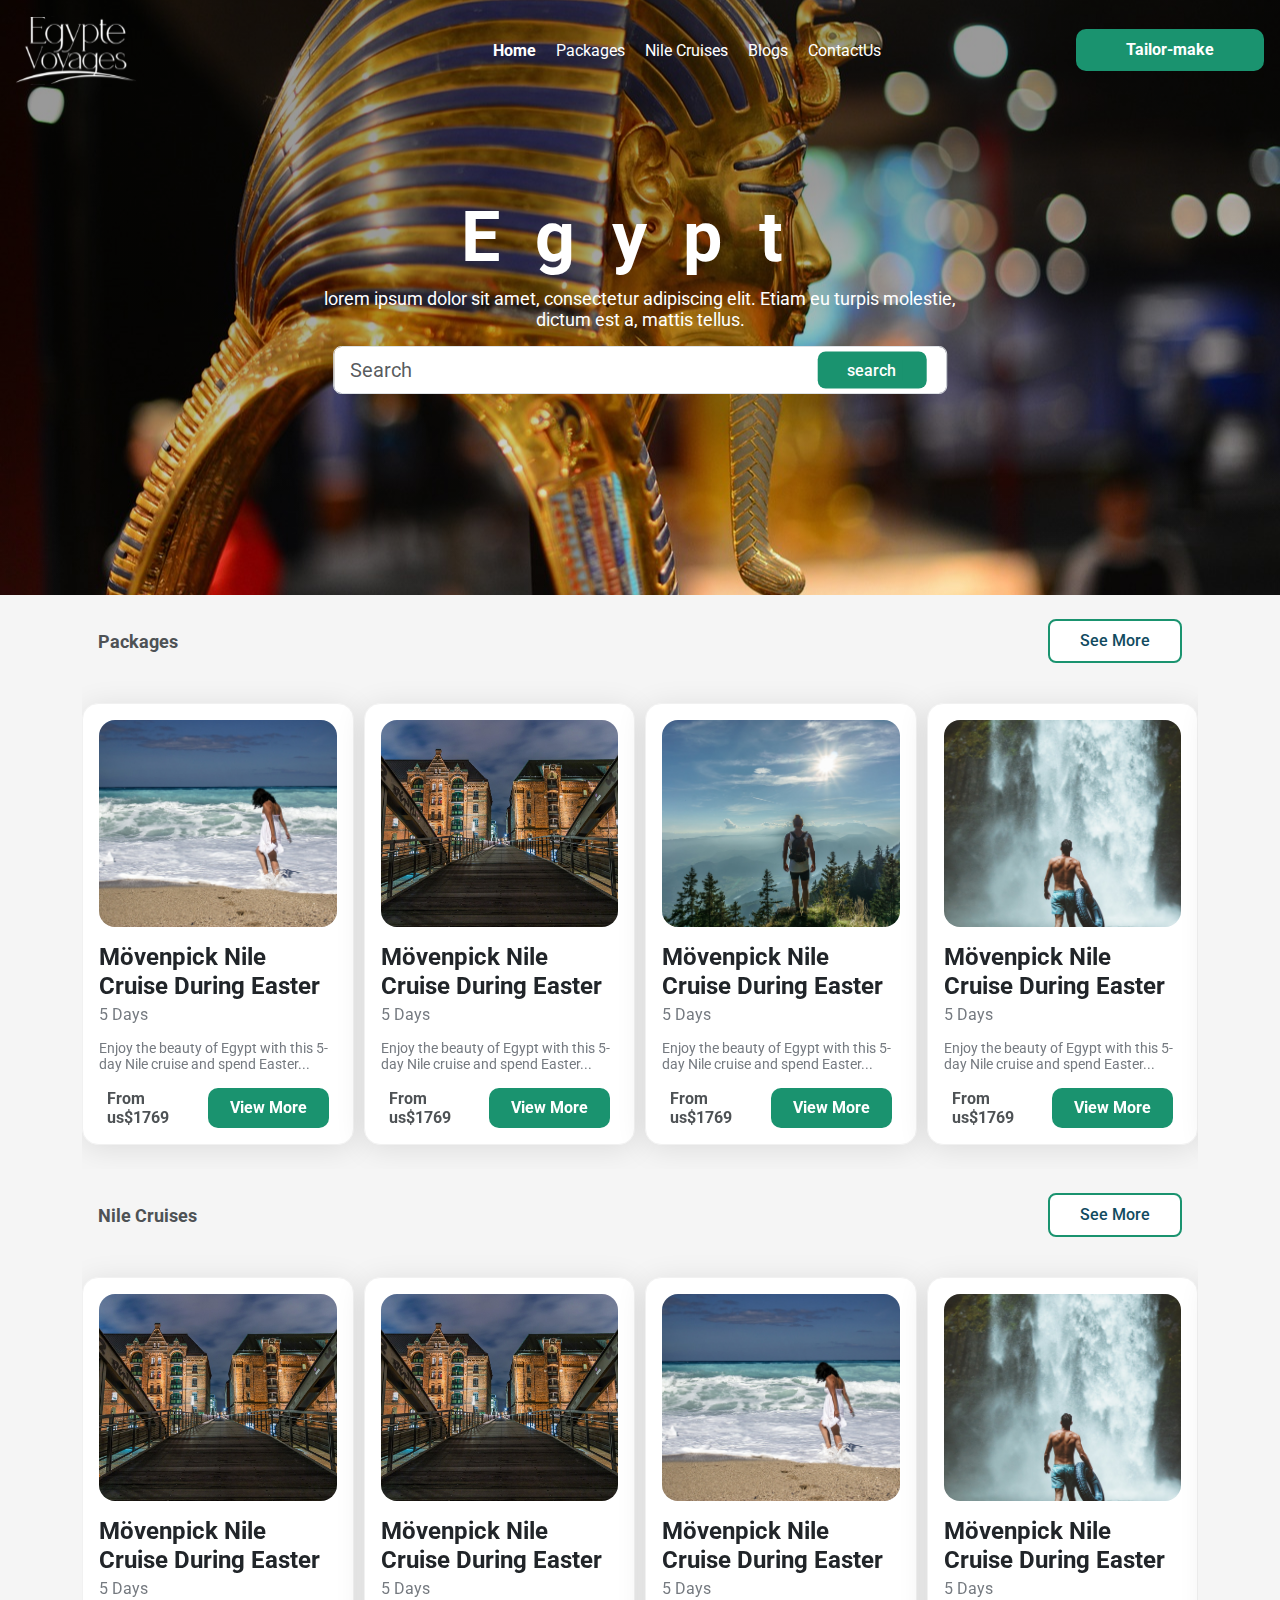
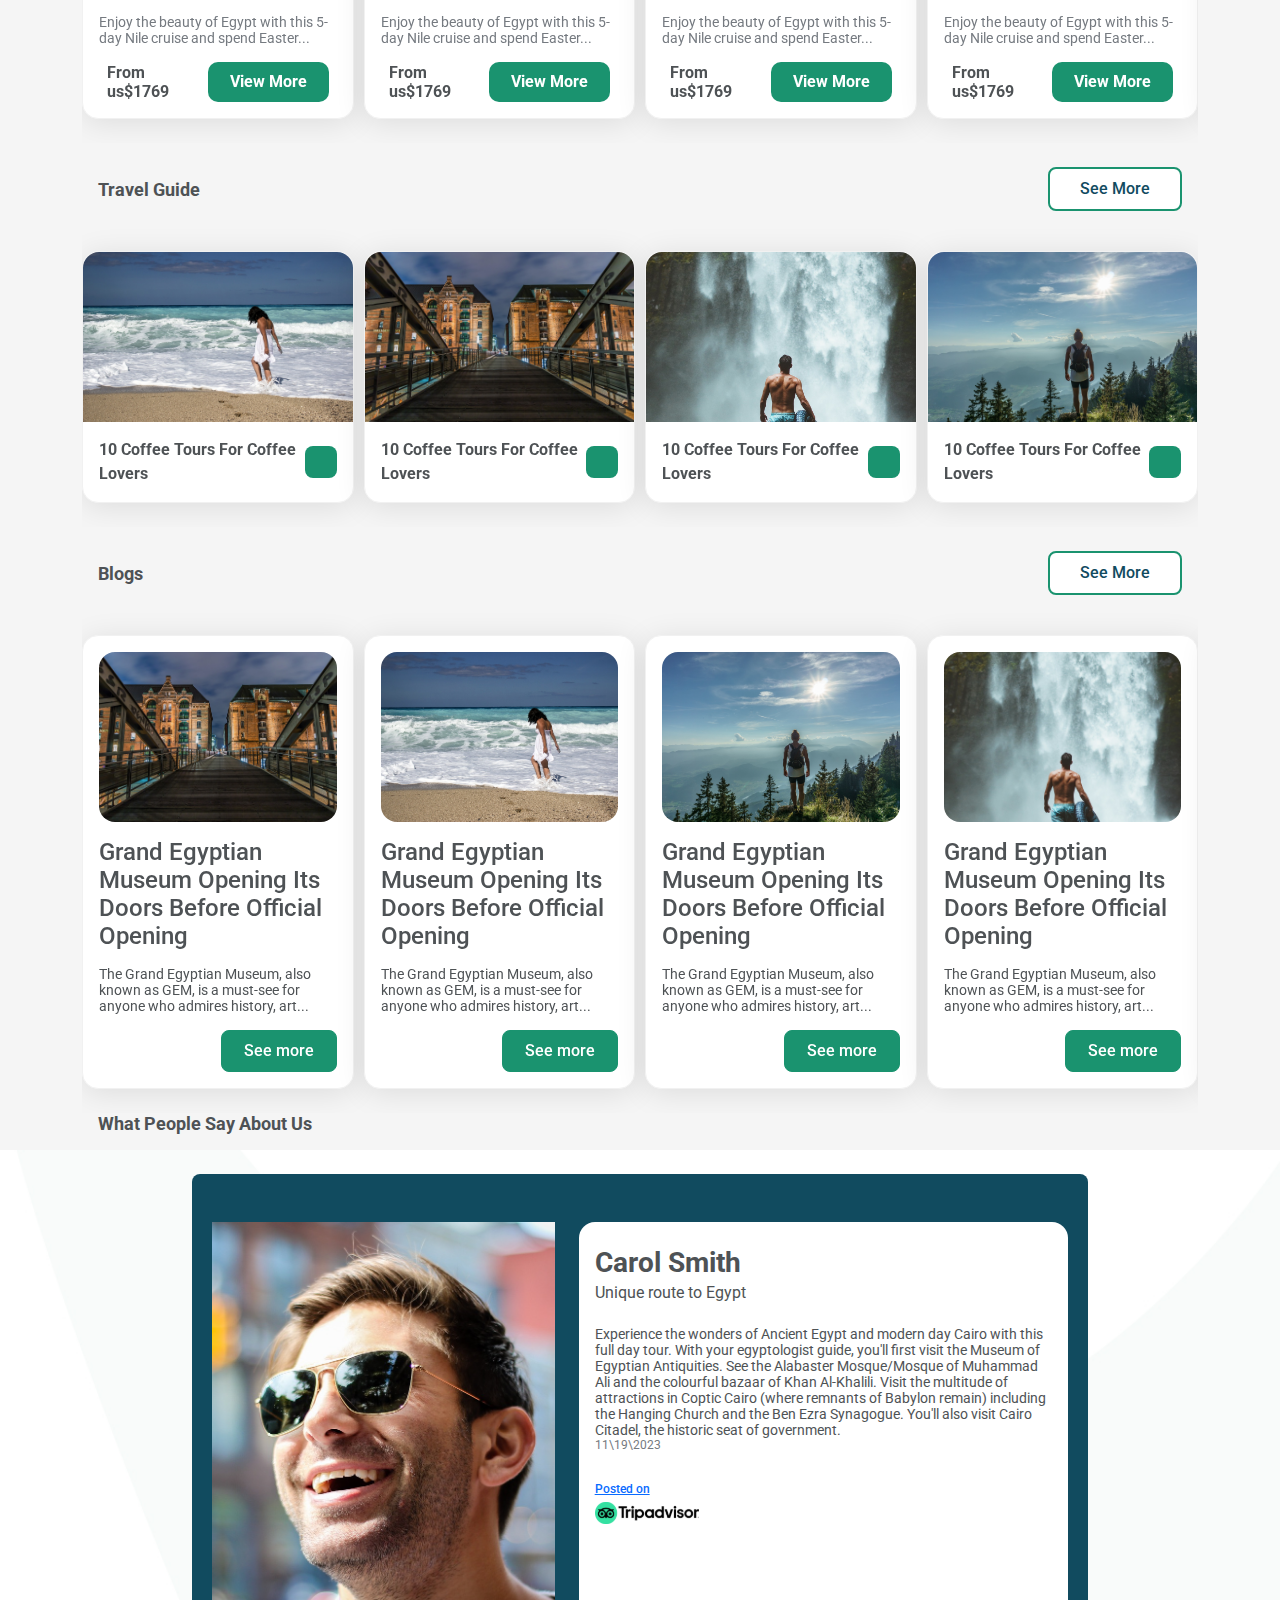
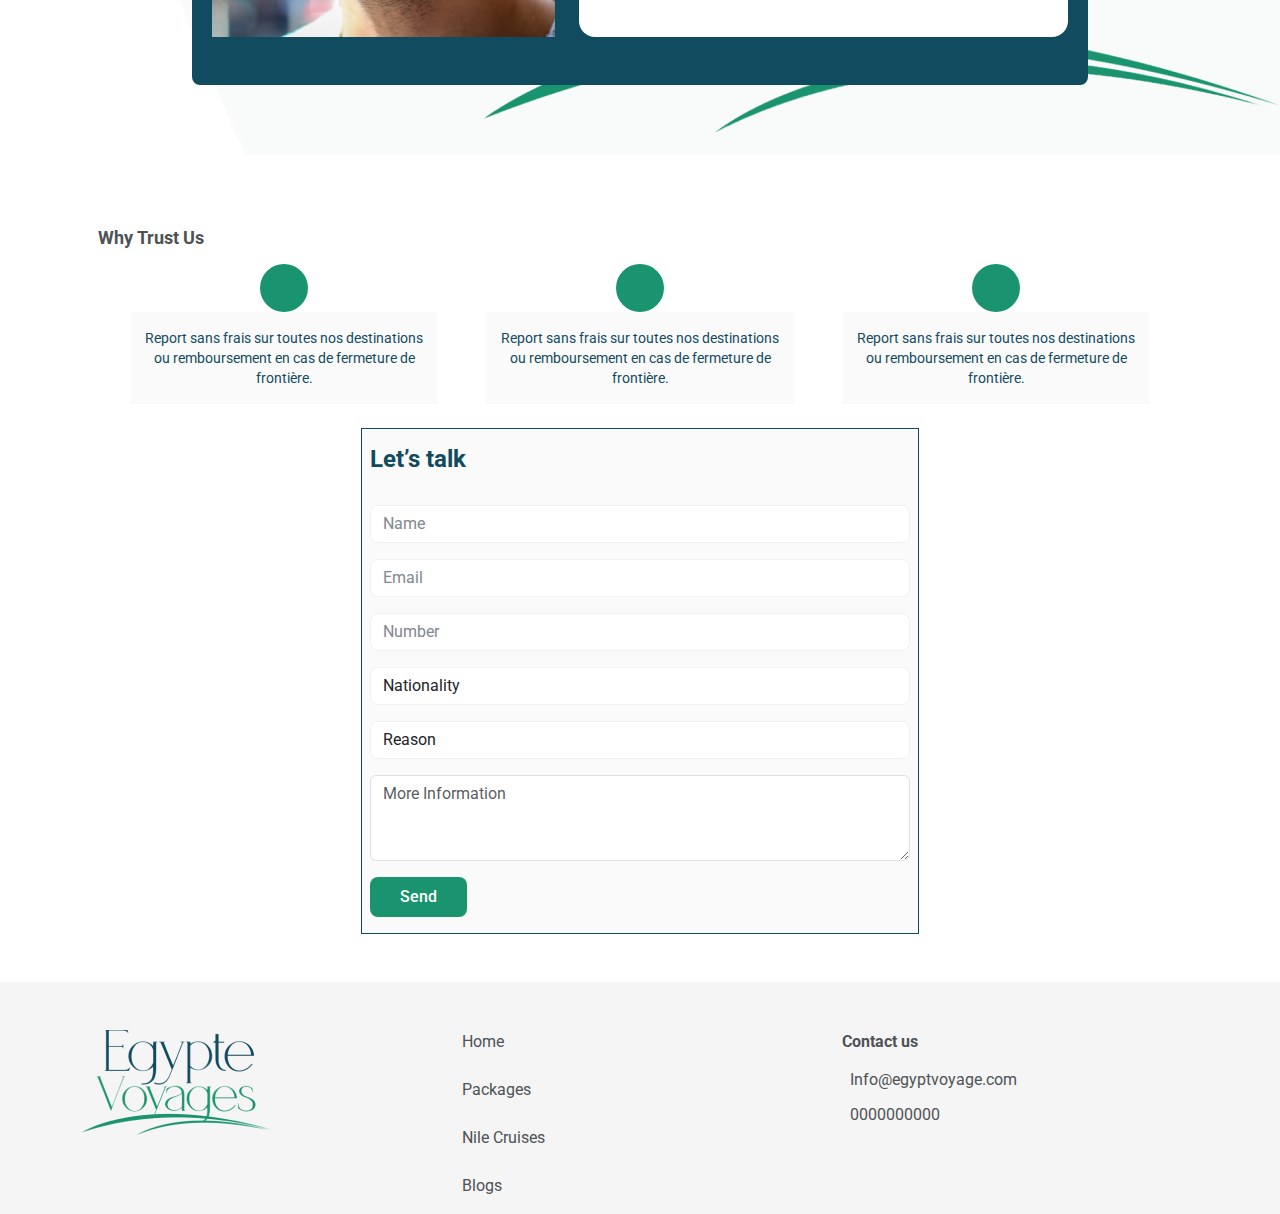
<file: index.html>
<!DOCTYPE html>
<html lang="en">
  <head>
    <meta charset="UTF-8" />
    <meta http-equiv="X-UA-Compatible" content="IE=edge" />
    <meta name="viewport" content="width=device-width, initial-scale=1.0" />
    <link rel="stylesheet" href="styles/main.css" type="text/css" />

    <link rel="stylesheet" href="styles/normalize.css" type="text/css" />
    <link rel="preconnect" href="https://fonts.googleapis.com" />
    <link rel="preconnect" href="https://fonts.gstatic.com" crossorigin />
    <link
      href="https://fonts.googleapis.com/css2?family=Roboto:ital,wght@0,100;0,300;0,400;0,500;0,700;0,900;1,100;1,300;1,400;1,500;1,700;1,900&display=swap"
      rel="stylesheet"
    />
    <link
      rel="stylesheet"
      href="https://cdnjs.cloudflare.com/ajax/libs/font-awesome/6.1.1/css/all.min.css"
      integrity="sha512-KfkfwYDsLkIlwQp6LFnl8zNdLGxu9YAA1QvwINks4PhcElQSvqcyVLLD9aMhXd13uQjoXtEKNosOWaZqXgel0g=="
      crossorigin="anonymous"
      referrerpolicy="no-referrer"
    />
    <link
      rel="stylesheet"
      href="styles/swiper-bundle.min.css"
      type="text/css"
    />
    <link
      rel="stylesheet"
      href="https://cdnjs.cloudflare.com/ajax/libs/twitter-bootstrap/5.1.0/css/bootstrap.min.css"
    />
    <title>franch website</title>
  </head>
  <body>
    <!-- header landing page  -->
    <div class="position-relative landingPage">
      <!-- nav bar -->
      <div class="w-100 px-3 py-2 position-absolute">
        <nav class="nav_container py-2">
          <div class="row align-items-center">
            <!-- menue bar icon  -->
            <div class="col-2 d-block d-md-none">
              <div
                class="iconMneu d-flex justify-content-center align-items-center"
              >
                <div class="openIcon">
                  <i class="fa-solid fa-bars"></i>
                </div>
                <div class="closeIcon">
                  <i class="fa-solid fa-circle-xmark"></i>
                </div>
              </div>
            </div>
            <!-- image  -->
            <div class="imgae_logo col-5 col-md-3">
              <img src="assets/Whitelogo.svg" alt="" />
            </div>
            <!-- links -->
            <ul class="links_container d-none d-md-flex col-md-7">
              <li class="active">
                <a href=""> Home </a>
              </li>
              <li class="">
                <a href="listPackages.html"> Packages </a>
              </li>
              <li class="">
                <a href="listCruises.html"> Nile Cruises </a>
              </li>
              <li class="">
                <a href="listBlog.html"> Blogs </a>
              </li>
              <li class="">
                <a href="contactUs.html"> ContactUs </a>
              </li>
            </ul>
            <!-- buttom inquery -->
            <div class="col-5 col-md-2">
              <div class="buttom_inquri">
                <button><a href="TailorMake.html">Tailor-make</a></button>
              </div>
            </div>
          </div>

          <!-- links menu -->
          <div class="col-12 menu_Bar d-flex flex-column mt-3 gap-3 d-md-none">
            <ul class="mb-0 linksMenu px-3">
              <li class="border-bottom py-3"><a href="/"> Home</a></li>
              <li class="border-bottom py-3">
                <a href="listPackages.html"> Packages</a>
              </li>
              <li class="border-bottom py-3">
                <a href="listCruises.html"> Nile Cruise</a>
              </li>
              <li class="border-bottom py-3">
                <a href="listBlog.html">Blogs</a>
              </li>
              <li class="border-bottom border-3 py-3">
                <a href="contactUs.html">ContactUs</a>
              </li>
            </ul>
          </div>
        </nav>
      </div>
      <!-- content -->
      <div
        class="headerContent px-4 gap-3 position-absolute flex-column d-flex justify-content-center align-items-center"
      >
        <span>Egypt</span>
        <p class="">
          lorem ipsum dolor sit amet, consectetur adipiscing elit. Etiam eu
          turpis molestie, dictum est a, mattis tellus.
        </p>
        <div class="w-100 position-relative">
          <input
            class="form-control form-control-lg"
            type="text"
            placeholder="Search"
            aria-label=".form-control-lg example"
          />
          <div
            class="btn-search position-absolute d-flex justify-content-center align-items-center py-2 px-4"
          >
            <button>search</button>
            <i class="fa-solid fa-magnifying-glass"></i>
          </div>
        </div>
      </div>
    </div>
    <!-- packages -->
    <div class="container mt-4">
      <div
        class="d-flex justify-content-between align-items-center px-3 headerSection"
      >
        <span>Packages</span>
        <div class="btn-seeMore py-2 px-4">
          <button>See More</button>
          <i class="fa-solid fa-arrow-right-long"></i>
        </div>
      </div>

      <!-- package slider -->
      <div class="mt-3">
        <div class="swiper packages py-4">
          <div class="swiper-wrapper">
            <!-- card -->
            <div class="swiper-slide">
              <div class="cardTour p-3 d-flex flex-column gap-3">
                <div class="imgCardTour">
                  <img src="assets/tourImage (2).jpg" alt="" />
                </div>
                <!-- tile and duration -->
                <div class="d-flex flex-column gap-1">
                  <div class="titleTour">
                    <span>Mövenpick Nile Cruise During Easter</span>
                  </div>
                  <div class="duration">
                    <span>5 Days</span>
                  </div>
                </div>
                <!-- desc -->
                <div class="descCard">
                  Enjoy the beauty of Egypt with this 5-day Nile cruise and
                  spend Easter...
                </div>
                <!-- price -->
                <div
                  class="d-flex justify-content-between align-items-center px-2"
                >
                  <div class="price d-flex flex-column">
                    <span>From</span>
                    <span>us$1769</span>
                  </div>
                  <div class="btn-wiewMore py-2 px-3">
                    <button>View More</button>
                  </div>
                </div>
              </div>
            </div>
            <!-- card -->
            <div class="swiper-slide">
              <div class="cardTour p-3 d-flex flex-column gap-3">
                <div class="imgCardTour">
                  <img src="assets/tourImage (1).jpg" alt="" />
                </div>
                <!-- tile and duration -->
                <div class="d-flex flex-column gap-1">
                  <div class="titleTour">
                    <span>Mövenpick Nile Cruise During Easter</span>
                  </div>
                  <div class="duration">
                    <span>5 Days</span>
                  </div>
                </div>
                <!-- desc -->
                <div class="descCard">
                  Enjoy the beauty of Egypt with this 5-day Nile cruise and
                  spend Easter...
                </div>
                <!-- price -->
                <div
                  class="d-flex justify-content-between align-items-center px-2"
                >
                  <div class="price d-flex flex-column">
                    <span>From</span>
                    <span>us$1769</span>
                  </div>
                  <div class="btn-wiewMore py-2 px-3">
                    <button>View More</button>
                  </div>
                </div>
              </div>
            </div>
            <!-- card -->
            <div class="swiper-slide">
              <div class="cardTour p-3 d-flex flex-column gap-3">
                <div class="imgCardTour">
                  <img src="assets/tourImage (3).jpg" alt="" />
                </div>
                <!-- tile and duration -->
                <div class="d-flex flex-column gap-1">
                  <div class="titleTour">
                    <span>Mövenpick Nile Cruise During Easter</span>
                  </div>
                  <div class="duration">
                    <span>5 Days</span>
                  </div>
                </div>
                <!-- desc -->
                <div class="descCard">
                  Enjoy the beauty of Egypt with this 5-day Nile cruise and
                  spend Easter...
                </div>
                <!-- price -->
                <div
                  class="d-flex justify-content-between align-items-center px-2"
                >
                  <div class="price d-flex flex-column">
                    <span>From</span>
                    <span>us$1769</span>
                  </div>
                  <div class="btn-wiewMore py-2 px-3">
                    <button>View More</button>
                  </div>
                </div>
              </div>
            </div>
            <!-- card -->
            <div class="swiper-slide">
              <div class="cardTour p-3 d-flex flex-column gap-3">
                <div class="imgCardTour">
                  <img src="assets/tourImage (4).jpg" alt="" />
                </div>
                <!-- tile and duration -->
                <div class="d-flex flex-column gap-1">
                  <div class="titleTour">
                    <span>Mövenpick Nile Cruise During Easter</span>
                  </div>
                  <div class="duration">
                    <span>5 Days</span>
                  </div>
                </div>
                <!-- desc -->
                <div class="descCard">
                  Enjoy the beauty of Egypt with this 5-day Nile cruise and
                  spend Easter...
                </div>
                <!-- price -->
                <div
                  class="d-flex justify-content-between align-items-center px-2"
                >
                  <div class="price d-flex flex-column">
                    <span>From</span>
                    <span>us$1769</span>
                  </div>
                  <div class="btn-wiewMore py-2 px-3">
                    <button>View More</button>
                  </div>
                </div>
              </div>
            </div>
            <!-- card -->
            <div class="swiper-slide">
              <div class="cardTour p-3 d-flex flex-column gap-3">
                <div class="imgCardTour">
                  <img src="assets/tourImage (1).jpg" alt="" />
                </div>
                <!-- tile and duration -->
                <div class="d-flex flex-column gap-1">
                  <div class="titleTour">
                    <span>Mövenpick Nile Cruise During Easter</span>
                  </div>
                  <div class="duration">
                    <span>5 Days</span>
                  </div>
                </div>
                <!-- desc -->
                <div class="descCard">
                  Enjoy the beauty of Egypt with this 5-day Nile cruise and
                  spend Easter...
                </div>
                <!-- price -->
                <div
                  class="d-flex justify-content-between align-items-center px-2"
                >
                  <div class="price d-flex flex-column">
                    <span>From</span>
                    <span>us$1769</span>
                  </div>
                  <div class="btn-wiewMore py-2 px-3">
                    <button>View More</button>
                  </div>
                </div>
              </div>
            </div>
          </div>
        </div>
      </div>
    </div>
    <!-- Nile Cruises -->
    <div class="container mt-4">
      <div
        class="d-flex justify-content-between align-items-center px-3 headerSection"
      >
        <span>Nile Cruises</span>
        <div class="btn-seeMore py-2 px-4">
          <button>See More</button>
          <i class="fa-solid fa-arrow-right-long"></i>
        </div>
      </div>

      <!-- Nile Cruises slider -->
      <div class="mt-3">
        <div class="swiper nile_cruises py-4">
          <div class="swiper-wrapper">
            <!-- card -->
            <div class="swiper-slide">
              <div class="cardTour p-3 d-flex flex-column gap-3">
                <div class="imgCardTour">
                  <img src="assets/tourImage (1).jpg" alt="" />
                </div>
                <!-- tile and duration -->
                <div class="d-flex flex-column gap-1">
                  <div class="titleTour">
                    <span>Mövenpick Nile Cruise During Easter</span>
                  </div>
                  <div class="duration">
                    <span>5 Days</span>
                  </div>
                </div>
                <!-- desc -->
                <div class="descCard">
                  Enjoy the beauty of Egypt with this 5-day Nile cruise and
                  spend Easter...
                </div>
                <!-- price -->
                <div
                  class="d-flex justify-content-between align-items-center px-2"
                >
                  <div class="price d-flex flex-column">
                    <span>From</span>
                    <span>us$1769</span>
                  </div>
                  <div class="btn-wiewMore py-2 px-3">
                    <button>View More</button>
                  </div>
                </div>
              </div>
            </div>
            <!-- card -->
            <div class="swiper-slide">
              <div class="cardTour p-3 d-flex flex-column gap-3">
                <div class="imgCardTour">
                  <img src="assets/tourImage (1).jpg" alt="" />
                </div>
                <!-- tile and duration -->
                <div class="d-flex flex-column gap-1">
                  <div class="titleTour">
                    <span>Mövenpick Nile Cruise During Easter</span>
                  </div>
                  <div class="duration">
                    <span>5 Days</span>
                  </div>
                </div>
                <!-- desc -->
                <div class="descCard">
                  Enjoy the beauty of Egypt with this 5-day Nile cruise and
                  spend Easter...
                </div>
                <!-- price -->
                <div
                  class="d-flex justify-content-between align-items-center px-2"
                >
                  <div class="price d-flex flex-column">
                    <span>From</span>
                    <span>us$1769</span>
                  </div>
                  <div class="btn-wiewMore py-2 px-3">
                    <button>View More</button>
                  </div>
                </div>
              </div>
            </div>
            <!-- card -->
            <div class="swiper-slide">
              <div class="cardTour p-3 d-flex flex-column gap-3">
                <div class="imgCardTour">
                  <img src="assets/tourImage (2).jpg" alt="" />
                </div>
                <!-- tile and duration -->
                <div class="d-flex flex-column gap-1">
                  <div class="titleTour">
                    <span>Mövenpick Nile Cruise During Easter</span>
                  </div>
                  <div class="duration">
                    <span>5 Days</span>
                  </div>
                </div>
                <!-- desc -->
                <div class="descCard">
                  Enjoy the beauty of Egypt with this 5-day Nile cruise and
                  spend Easter...
                </div>
                <!-- price -->
                <div
                  class="d-flex justify-content-between align-items-center px-2"
                >
                  <div class="price d-flex flex-column">
                    <span>From</span>
                    <span>us$1769</span>
                  </div>
                  <div class="btn-wiewMore py-2 px-3">
                    <button>View More</button>
                  </div>
                </div>
              </div>
            </div>
            <!-- card -->
            <div class="swiper-slide">
              <div class="cardTour p-3 d-flex flex-column gap-3">
                <div class="imgCardTour">
                  <img src="assets/tourImage (4).jpg" alt="" />
                </div>
                <!-- tile and duration -->
                <div class="d-flex flex-column gap-1">
                  <div class="titleTour">
                    <span>Mövenpick Nile Cruise During Easter</span>
                  </div>
                  <div class="duration">
                    <span>5 Days</span>
                  </div>
                </div>
                <!-- desc -->
                <div class="descCard">
                  Enjoy the beauty of Egypt with this 5-day Nile cruise and
                  spend Easter...
                </div>
                <!-- price -->
                <div
                  class="d-flex justify-content-between align-items-center px-2"
                >
                  <div class="price d-flex flex-column">
                    <span>From</span>
                    <span>us$1769</span>
                  </div>
                  <div class="btn-wiewMore py-2 px-3">
                    <button>View More</button>
                  </div>
                </div>
              </div>
            </div>
            <!-- card -->
            <div class="swiper-slide">
              <div class="cardTour p-3 d-flex flex-column gap-3">
                <div class="imgCardTour">
                  <img src="assets/tourImage (3).jpg" alt="" />
                </div>
                <!-- tile and duration -->
                <div class="d-flex flex-column gap-1">
                  <div class="titleTour">
                    <span>Mövenpick Nile Cruise During Easter</span>
                  </div>
                  <div class="duration">
                    <span>5 Days</span>
                  </div>
                </div>
                <!-- desc -->
                <div class="descCard">
                  Enjoy the beauty of Egypt with this 5-day Nile cruise and
                  spend Easter...
                </div>
                <!-- price -->
                <div
                  class="d-flex justify-content-between align-items-center px-2"
                >
                  <div class="price d-flex flex-column">
                    <span>From</span>
                    <span>us$1769</span>
                  </div>
                  <div class="btn-wiewMore py-2 px-3">
                    <button>View More</button>
                  </div>
                </div>
              </div>
            </div>
          </div>
        </div>
      </div>
    </div>
    <!-- Travel Guide -->
    <div class="container mt-4">
      <div
        class="d-flex justify-content-between align-items-center px-3 headerSection"
      >
        <span>Travel Guide</span>
        <div class="btn-seeMore py-2 px-4">
          <button>See More</button>
          <i class="fa-solid fa-arrow-right-long"></i>
        </div>
      </div>

      <!-- Travel Guide slider -->
      <div class="mt-3">
        <div class="swiper tourGuideSlider py-4">
          <div class="swiper-wrapper">
            <!-- card -->
            <div class="swiper-slide">
              <a href="TravelGuide.html">
                <div class="tourguideCard">
                  <div class="imgTourGuide">
                    <img src="assets/tourImage (2).jpg" alt="" />
                  </div>
                  <div
                    class="contentTourGuide px-2 py-3 d-flex justify-content-between align-items-center px-3"
                  >
                    <div class="titleTourGuide">
                      <span>10 Coffee Tours For Coffee Lovers </span>
                    </div>
                    <div
                      class="btnGuide p-3 d-flex justify-content-between align-content-center"
                    >
                      <i class="fa-solid fa-arrow-right-long"></i>
                    </div>
                  </div>
                </div>
              </a>
            </div>
            <!-- card -->
            <div class="swiper-slide">
              <a href="TravelGuide.html">
                <div class="tourguideCard">
                  <div class="imgTourGuide">
                    <img src="assets/tourImage (1).jpg" alt="" />
                  </div>
                  <div
                    class="contentTourGuide px-2 py-3 d-flex justify-content-between align-items-center px-3"
                  >
                    <div class="titleTourGuide">
                      <span>10 Coffee Tours For Coffee Lovers </span>
                    </div>
                    <div
                      class="btnGuide p-3 d-flex justify-content-between align-content-center"
                    >
                      <i class="fa-solid fa-arrow-right-long"></i>
                    </div>
                  </div>
                </div>
              </a>
            </div>
            <!-- card -->
            <div class="swiper-slide">
              <a href="TravelGuide.html">
                <div class="tourguideCard">
                  <div class="imgTourGuide">
                    <img src="assets/tourImage (4).jpg" alt="" />
                  </div>
                  <div
                    class="contentTourGuide px-2 py-3 d-flex justify-content-between align-items-center px-3"
                  >
                    <div class="titleTourGuide">
                      <span>10 Coffee Tours For Coffee Lovers </span>
                    </div>
                    <div
                      class="btnGuide p-3 d-flex justify-content-between align-content-center"
                    >
                      <i class="fa-solid fa-arrow-right-long"></i>
                    </div>
                  </div>
                </div>
              </a>
            </div>
            <!-- card -->
            <div class="swiper-slide">
              <a href="TravelGuide.html">
                <div class="tourguideCard">
                  <div class="imgTourGuide">
                    <img src="assets/tourImage (3).jpg" alt="" />
                  </div>
                  <div
                    class="contentTourGuide px-2 py-3 d-flex justify-content-between align-items-center px-3"
                  >
                    <div class="titleTourGuide">
                      <span>10 Coffee Tours For Coffee Lovers </span>
                    </div>
                    <div
                      class="btnGuide p-3 d-flex justify-content-between align-content-center"
                    >
                      <i class="fa-solid fa-arrow-right-long"></i>
                    </div>
                  </div>
                </div>
              </a>
            </div>
          </div>
        </div>
      </div>
    </div>
    <!-- Blogs -->
    <div class="container mt-4">
      <div
        class="d-flex justify-content-between align-items-center px-3 headerSection"
      >
        <span>Blogs</span>
        <div class="btn-seeMore py-2 px-4">
          <button>See More</button>
          <i class="fa-solid fa-arrow-right-long"></i>
        </div>
      </div>
      <!-- Blogs slider -->
      <div class="mt-3">
        <div class="swiper blogSlider py-4">
          <div class="swiper-wrapper">
            <!-- card -->
            <div class="swiper-slide">
              <div class="cardBlog d-flex flex-column gap-3 p-3">
                <div class="imgBlog">
                  <img src="assets/tourImage (1).jpg" alt="" />
                </div>
                <div class="blogTitle">
                  <span
                    >Grand Egyptian Museum Opening Its Doors Before Official
                    Opening</span
                  >
                </div>
                <div class="blogDesc">
                  <span>
                    The Grand Egyptian Museum, also known as GEM, is a must-see
                    for anyone who admires history, art...
                  </span>
                </div>
                <div class="d-flex justify-content-end">
                  <div class="btnBlog py-2 px-3">
                    <button>See more</button>
                    <i class="fa-solid fa-arrow-right-long"></i>
                  </div>
                </div>
              </div>
            </div>
            <!-- card -->
            <div class="swiper-slide">
              <div class="cardBlog d-flex flex-column gap-3 p-3">
                <div class="imgBlog">
                  <img src="assets/tourImage (2).jpg" alt="" />
                </div>
                <div class="blogTitle">
                  <span
                    >Grand Egyptian Museum Opening Its Doors Before Official
                    Opening</span
                  >
                </div>
                <div class="blogDesc">
                  <span>
                    The Grand Egyptian Museum, also known as GEM, is a must-see
                    for anyone who admires history, art...
                  </span>
                </div>
                <div class="d-flex justify-content-end">
                  <div class="btnBlog py-2 px-3">
                    <button>See more</button>
                    <i class="fa-solid fa-arrow-right-long"></i>
                  </div>
                </div>
              </div>
            </div>
            <!-- card -->
            <div class="swiper-slide">
              <div class="cardBlog d-flex flex-column gap-3 p-3">
                <div class="imgBlog">
                  <img src="assets/tourImage (3).jpg" alt="" />
                </div>
                <div class="blogTitle">
                  <span
                    >Grand Egyptian Museum Opening Its Doors Before Official
                    Opening</span
                  >
                </div>
                <div class="blogDesc">
                  <span>
                    The Grand Egyptian Museum, also known as GEM, is a must-see
                    for anyone who admires history, art...
                  </span>
                </div>
                <div class="d-flex justify-content-end">
                  <div class="btnBlog py-2 px-3">
                    <button>See more</button>
                    <i class="fa-solid fa-arrow-right-long"></i>
                  </div>
                </div>
              </div>
            </div>
            <!-- card -->
            <div class="swiper-slide">
              <div class="cardBlog d-flex flex-column gap-3 p-3">
                <div class="imgBlog">
                  <img src="assets/tourImage (4).jpg" alt="" />
                </div>
                <div class="blogTitle">
                  <span
                    >Grand Egyptian Museum Opening Its Doors Before Official
                    Opening</span
                  >
                </div>
                <div class="blogDesc">
                  <span>
                    The Grand Egyptian Museum, also known as GEM, is a must-see
                    for anyone who admires history, art...
                  </span>
                </div>
                <div class="d-flex justify-content-end">
                  <div class="btnBlog py-2 px-3">
                    <button>See more</button>
                    <i class="fa-solid fa-arrow-right-long"></i>
                  </div>
                </div>
              </div>
            </div>
            <!-- card -->
            <div class="swiper-slide">
              <div class="cardBlog d-flex flex-column gap-3 p-3">
                <div class="imgBlog">
                  <img src="assets/tourImage (1).jpg" alt="" />
                </div>
                <div class="blogTitle">
                  <span
                    >Grand Egyptian Museum Opening Its Doors Before Official
                    Opening</span
                  >
                </div>
                <div class="blogDesc">
                  <span>
                    The Grand Egyptian Museum, also known as GEM, is a must-see
                    for anyone who admires history, art...
                  </span>
                </div>
                <div class="d-flex justify-content-end">
                  <div class="btnBlog py-2 px-3">
                    <button>See more</button>
                    <i class="fa-solid fa-arrow-right-long"></i>
                  </div>
                </div>
              </div>
            </div>
          </div>
        </div>
      </div>
    </div>
    <!-- reviews -->
    <div class="container">
      <div
        class="d-flex justify-content-between align-items-center px-3 headerSection"
      >
        <span>What People Say About Us</span>
        <div class=""></div>
      </div>
    </div>
    <div class="layoutReview mt-3">
      <div class="ReviewSection">
        <img
          src="assets/Rectangle 1.jpg"
          alt=""
          class="layout d-none d-md-block"
        />
        <img src="assets/Egypr 1.png" alt="" class="lines d-none d-md-block" />
        <div class="containerCardReview mt-md-4 py-4 px-2">
          <div class="swiper reviewSlier py-4">
            <div class="swiper-wrapper">
              <!-- card -->
              <div class="swiper-slide">
                <div class="row m-0">
                  <div class="col-3 col-md-5">
                    <div class="imageauthor">
                      <img src="assets/author (2).jpg" alt="" />
                    </div>
                  </div>
                  <div class="col-9 col-md-7">
                    <div class="cardReview px-3 py-4 d-flex flex-column gap-4">
                      <div class="d-flex justify-content-between">
                        <!-- title -->
                        <div class="titleReview d-flex flex-column gap-1">
                          <span>Carol Smith</span>
                          <p>Unique route to Egypt</p>
                        </div>
                        <!-- star -->
                        <div class="d-flex align-items-centera gap-1">
                          <i class="fa-solid fa-star"></i>
                          <i class="fa-solid fa-star"></i>
                          <i class="fa-solid fa-star"></i>
                          <i class="fa-solid fa-star"></i>
                          <i class="fa-solid fa-star"></i>
                        </div>
                      </div>
                      <div class="descReview d-flex flex-column">
                        <span
                          >Experience the wonders of Ancient Egypt and modern
                          day Cairo with this full day tour. With your
                          egyptologist guide, you'll first visit the Museum of
                          Egyptian Antiquities. See the Alabaster Mosque/Mosque
                          of Muhammad Ali and the colourful bazaar of Khan
                          Al-Khalili. Visit the multitude of attractions in
                          Coptic Cairo (where remnants of Babylon remain)
                          including the Hanging Church and the Ben Ezra
                          Synagogue. You'll also visit Cairo Citadel, the
                          historic seat of government.</span
                        >
                        <!-- created at  -->
                        <span>11\19\2023</span>
                      </div>
                      <div class="tripadvisor">
                        <span>Posted on</span>
                        <div class="imgTripadivisor">
                          <img src="assets/tripadvisor.svg" alt="" />
                        </div>
                      </div>
                    </div>
                  </div>
                </div>
              </div>
              <div class="swiper-slide">
                <div class="row m-0">
                  <div class="col-3 col-md-5">
                    <div class="imageauthor">
                      <img src="assets/author (1).jpg" alt="" />
                    </div>
                  </div>
                  <div class="col-9 col-md-7">
                    <div class="cardReview px-3 py-4 d-flex flex-column gap-4">
                      <div class="d-flex justify-content-between">
                        <!-- title -->
                        <div class="titleReview d-flex flex-column gap-1">
                          <span>Carol Smith</span>
                          <p>Unique route to Egypt</p>
                        </div>
                        <!-- star -->
                        <div class="d-flex align-items-centera gap-1">
                          <i class="fa-solid fa-star"></i>
                          <i class="fa-solid fa-star"></i>
                          <i class="fa-solid fa-star"></i>
                          <i class="fa-solid fa-star"></i>
                          <i class="fa-solid fa-star"></i>
                        </div>
                      </div>
                      <div class="descReview d-flex flex-column">
                        <span
                          >This is my second trip to Egypt and it was really
                          unique. It was definitely off the beaten track. We
                          really enjoyed the different sights we saw on this
                          tour! Highly recommend this trip.</span
                        >
                        <!-- created at  -->
                        <span>11\19\2023</span>
                      </div>
                      <div class="tripadvisor">
                        <span>Posted on</span>
                        <div class="imgTripadivisor">
                          <img src="assets/tripadvisor.svg" alt="" />
                        </div>
                      </div>
                    </div>
                  </div>
                </div>
              </div>
            </div>
          </div>
        </div>
      </div>
    </div>
    <div class="bg-wight py-5">
      <!-- why chouse us -->
      <div class="container pt-4">
        <div
          class="d-flex justify-content-between align-items-center px-3 headerSection"
        >
          <span>Why Trust Us</span>
          <div class=""></div>
        </div>
        <div class="row gx-md-5 px-md-5 mt-3">
          <div class="col-4">
            <div class="whyUsCard d-flex flex-column">
              <div class="d-flex justify-content-center">
                <div
                  class="iconWhyus d-flex justify-content-center align-items-center"
                >
                  <i class="fa-solid fa-hand-holding-heart"></i>
                </div>
              </div>
              <div class="contentWhyUs px-2 py-3 d-flex justify-content-center">
                <div class="desc">
                  Report sans frais sur toutes nos destinations ou remboursement
                  en cas de fermeture de frontière.
                </div>
              </div>
            </div>
          </div>
          <div class="col-4">
            <div class="whyUsCard d-flex flex-column">
              <div class="d-flex justify-content-center">
                <div
                  class="iconWhyus d-flex justify-content-center align-items-center"
                >
                  <i class="fa-solid fa-user-tie"></i>
                </div>
              </div>
              <div class="contentWhyUs px-2 py-3 d-flex justify-content-center">
                <div class="desc">
                  Report sans frais sur toutes nos destinations ou remboursement
                  en cas de fermeture de frontière.
                </div>
              </div>
            </div>
          </div>
          <div class="col-4">
            <div class="whyUsCard d-flex flex-column">
              <div class="d-flex justify-content-center">
                <div
                  class="iconWhyus d-flex justify-content-center align-items-center"
                >
                  <i class="fa-solid fa-globe"></i>
                </div>
              </div>
              <div class="contentWhyUs px-2 py-3 d-flex justify-content-center">
                <div class="desc">
                  Report sans frais sur toutes nos destinations ou remboursement
                  en cas de fermeture de frontière.
                </div>
              </div>
            </div>
          </div>
        </div>
      </div>
      <!-- Let’s talk -->
      <div class="container mt-4">
        <div class="letsTalk py-3 px-2">
          <div class="headerLetsTalk">
            <span>Let’s talk</span>
          </div>
          <form action="" class="fromLetsTalk">
            <div class="row gy-3 mt-3">
              <div class="col-6 col-md-12">
                <input
                  class="form-control"
                  type="text"
                  placeholder="Name"
                  aria-label=" example"
                />
              </div>
              <div class="col-6 col-md-12">
                <input
                  class="form-control"
                  type="text"
                  placeholder="Email"
                  aria-label=" example"
                />
              </div>
              <div class="col-6 col-md-12">
                <input
                  class="form-control"
                  type="text"
                  placeholder="Number"
                  aria-label=" example"
                />
              </div>
              <div class="col-6 col-md-12">
                <select class="form-select" aria-label="Default select example">
                  <option selected>Nationality</option>
                  <option value="1">Egypt</option>
                  <option value="2">saudi arabia</option>
                  <option value="3">usa</option>
                </select>
              </div>
              <div class="col-12">
                <select class="form-select" aria-label="Default select example">
                  <option selected>Reason</option>
                  <option value="1">Egypt</option>
                  <option value="2">saudi arabia</option>
                  <option value="3">usa</option>
                </select>
              </div>
              <div class="col-12">
                <textarea
                  class="form-control"
                  id="exampleFormControlTextarea1"
                  rows="3"
                  placeholder="More Information"
                ></textarea>
              </div>
              <div class="col-12">
                <div class="btnForm px-4 py-2">
                  <button>Send</button>
                </div>
              </div>
            </div>
          </form>
        </div>
      </div>
    </div>
    <!-- footer -->
    <div class="container mt-5">
      <div class="row">
        <div class="col-6 col-md-4">
          <div class="logFooter">
            <img src="assets/Logo.png" alt="" />
          </div>
        </div>
        <div class="col-6 col-md-4">
          <ul class="footerLinks d-flex flex-column gap-4">
            <li class="">
              <span>Home</span>
            </li>
            <li class="">
              <span>Packages</span>
            </li>
            <li class="">
              <span>Nile Cruises</span>
            </li>
            <li class="">
              <span>Blogs</span>
            </li>
          </ul>
        </div>
        <div class="col-12 col-md-4">
          <div class="contactUsFooter">
            <span class="header py-3">Contact us</span>
            <ul class="d-flex flex-column gap-3 mt-3">
              <li class="d-flex gap-2 align-items-center">
                <i class="fa-regular fa-envelope"></i>
                <span>Info@egyptvoyage.com</span>
              </li>
              <li class="d-flex gap-2 align-items-center">
                <i class="fa-solid fa-phone"></i>
                <span>0000000000</span>
              </li>
            </ul>
          </div>
        </div>
      </div>
    </div>
    <script src="js/swiper-bundle.min.js"></script>
    <script src="https://cdnjs.cloudflare.com/ajax/libs/popper.js/2.9.2/umd/popper.min.js"></script>
    <script src="https://cdnjs.cloudflare.com/ajax/libs/twitter-bootstrap/5.1.0/js/bootstrap.min.js"></script>
    <script src="js/main.js"></script>
    <script src="js/homeSlider.js"></script>
  </body>
</html>
</file>
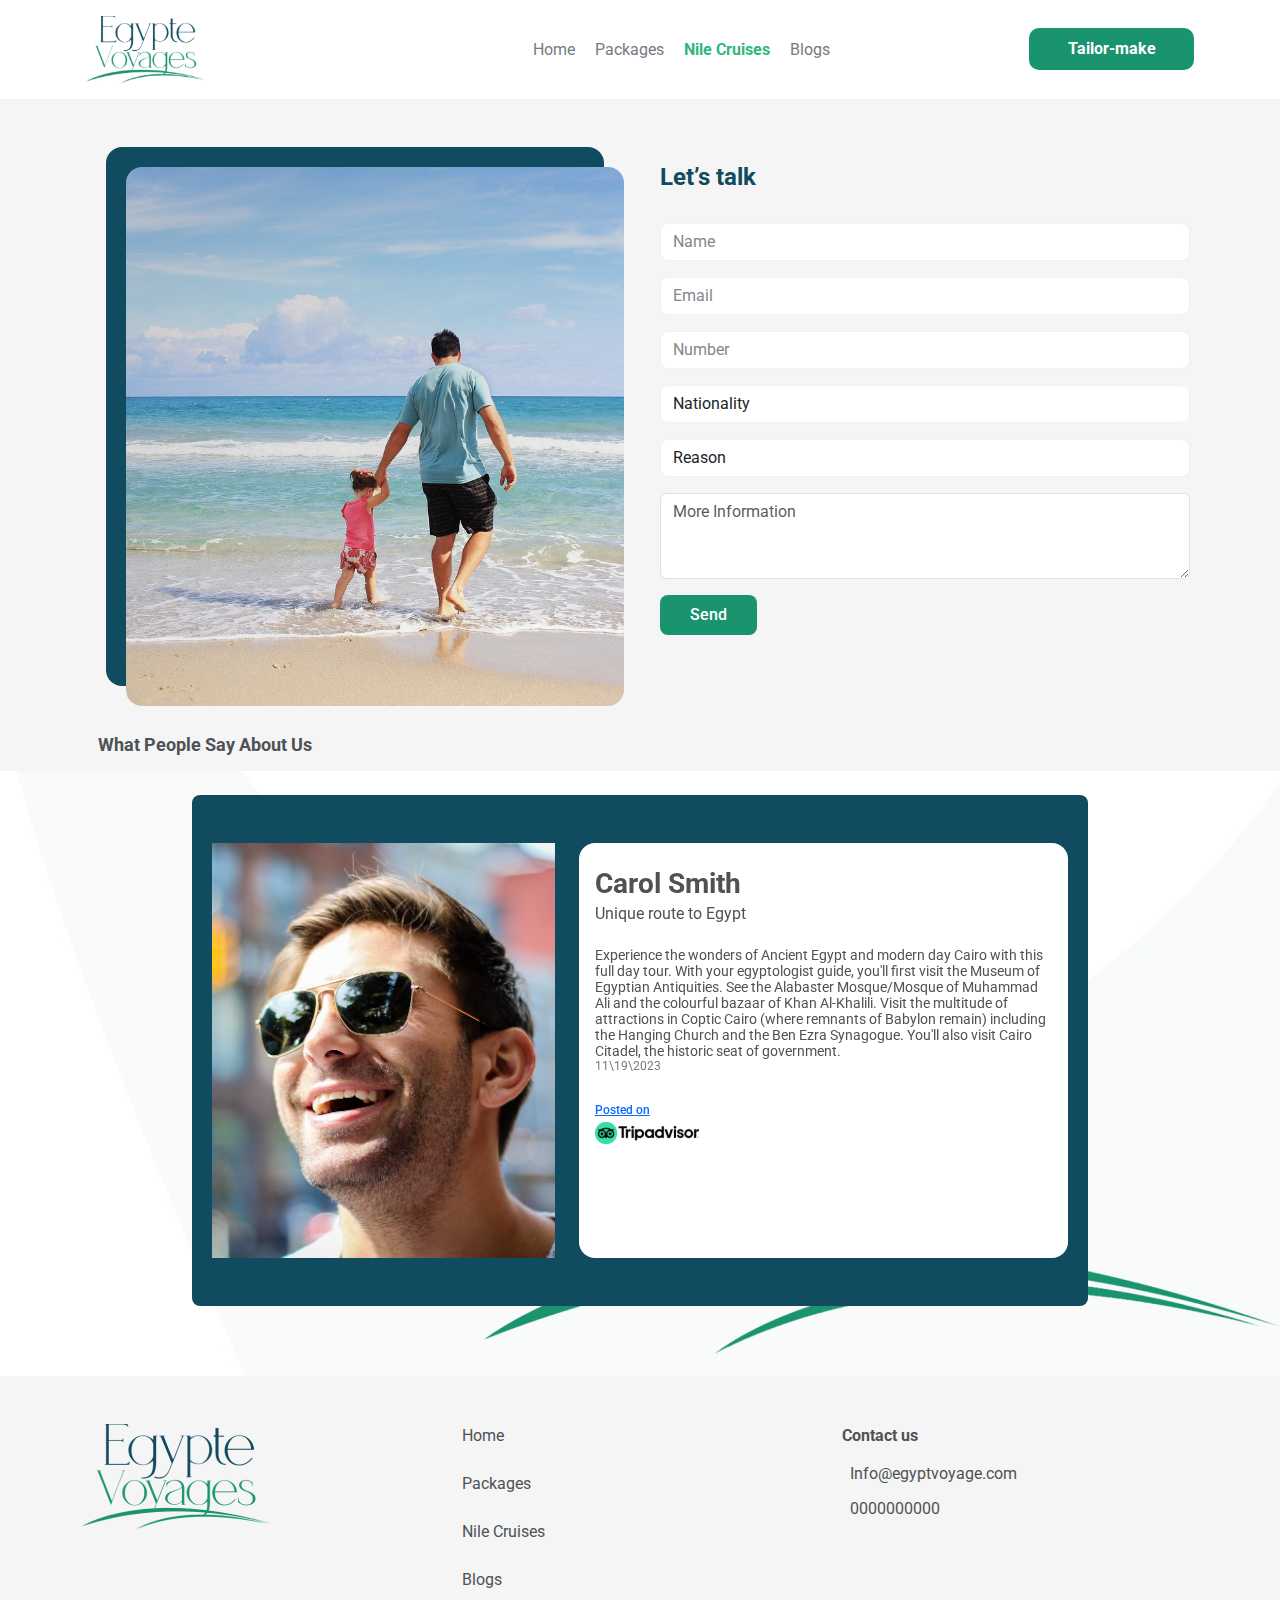
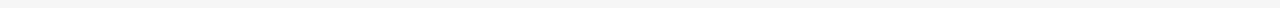
<file: contactUs.html>
<!DOCTYPE html>
<html lang="en">
  <head>
    <meta charset="UTF-8" />
    <meta http-equiv="X-UA-Compatible" content="IE=edge" />
    <meta name="viewport" content="width=device-width, initial-scale=1.0" />
    <link rel="stylesheet" href="styles/contactUs.css" type="text/css" />
    <link rel="stylesheet" href="styles/main.css" type="text/css" />
    <link rel="stylesheet" href="styles/listPackage.css" type="text/css" />

    <link rel="stylesheet" href="styles/normalize.css" type="text/css" />
    <link rel="preconnect" href="https://fonts.googleapis.com" />
    <link rel="preconnect" href="https://fonts.gstatic.com" crossorigin />
    <link
      href="https://fonts.googleapis.com/css2?family=Roboto:ital,wght@0,100;0,300;0,400;0,500;0,700;0,900;1,100;1,300;1,400;1,500;1,700;1,900&display=swap"
      rel="stylesheet"
    />
    <link
      rel="stylesheet"
      href="https://cdnjs.cloudflare.com/ajax/libs/font-awesome/6.1.1/css/all.min.css"
      integrity="sha512-KfkfwYDsLkIlwQp6LFnl8zNdLGxu9YAA1QvwINks4PhcElQSvqcyVLLD9aMhXd13uQjoXtEKNosOWaZqXgel0g=="
      crossorigin="anonymous"
      referrerpolicy="no-referrer"
    />

    <link
      rel="stylesheet"
      href="https://cdnjs.cloudflare.com/ajax/libs/twitter-bootstrap/5.1.0/css/bootstrap.min.css"
    />
    <link
      rel="stylesheet"
      href="styles/swiper-bundle.min.css"
      type="text/css"
    />
    <title>franch website</title>
  </head>
  <body>
    <div class="bg-white">
      <div class="container px-3 py-2">
        <nav class="nav_container py-2">
          <div class="row align-items-center">
            <!-- menue bar icon  -->
            <div class="col-2 d-block d-md-none">
              <div
                class="iconMneu d-flex justify-content-center align-items-center"
              >
                <div class="openIcon">
                  <i class="fa-solid fa-bars"></i>
                </div>
                <div class="closeIcon">
                  <i class="fa-solid fa-circle-xmark"></i>
                </div>
              </div>
            </div>
            <!-- image  -->
            <div class="imgae_logo col-5 col-md-3">
              <img src="assets/LogoColor.svg" alt="" />
            </div>
            <!-- links -->
            <ul class="links_container d-none d-md-flex col-md-7">
              <li class="">
                <a href=""> Home </a>
              </li>
              <li class="">
                <a href="listPackages.html"> Packages </a>
              </li>
              <li class="active">
                <a href="listCruises.html"> Nile Cruises </a>
              </li>
              <li class="">
                <a href="listBlog.html"> Blogs </a>
              </li>
            </ul>
            <!-- buttom inquery -->
            <div class="col-5 col-md-2">
              <div class="buttom_inquri">
                <button><a href="TailorMake.html">Tailor-make</a></button>
              </div>
            </div>
          </div>

          <!-- links menu -->
          <div class="col-12 menu_Bar d-flex flex-column mt-3 gap-3 d-md-none">
            <ul class="mb-0 linksMenu">
              <li class="border-bottom py-3"><a href="/"> Home</a></li>
              <li class="border-bottom py-3">
                <a href="listCrouse.html"> Página Principal</a>
              </li>
              <li class="border-bottom py-3">
                <a href="listTour.html"> Pacotes</a>
              </li>
              <li class="border-bottom py-3">
                <a href="aboutUs.html">Cruzeiros no Nilo </a>
              </li>
              <li class="border-bottom border-3 py-3">
                <a href="listBlog.html">Ofertas Imperdíveis</a>
              </li>
              <li class="border-bottom border-3 py-3">
                <a href="listBlog.html">Blog </a>
              </li>
            </ul>
          </div>
        </nav>
      </div>
    </div>
    <!-- contact Us -->
    <div class="container mt-5">
      <div class="row gy-5">
        <div class="col-12 col-md-6">
          <div class="contactUsImg mx-4">
            <img src="assets/contactus.jpg" alt="" />
          </div>
        </div>
        <div class="col-12 col-md-6">
          <div class="letsTalk w-100 py-3 px-2 border-0 bg-transparent">
            <div class="headerLetsTalk">
              <span>Let’s talk</span>
            </div>
            <form action="" class="fromLetsTalk">
              <div class="row gy-3 mt-3">
                <div class="col-6 col-md-12">
                  <input
                    class="form-control"
                    type="text"
                    placeholder="Name"
                    aria-label=" example"
                  />
                </div>
                <div class="col-6 col-md-12">
                  <input
                    class="form-control"
                    type="text"
                    placeholder="Email"
                    aria-label=" example"
                  />
                </div>
                <div class="col-6 col-md-12">
                  <input
                    class="form-control"
                    type="text"
                    placeholder="Number"
                    aria-label=" example"
                  />
                </div>
                <div class="col-6 col-md-12">
                  <select
                    class="form-select"
                    aria-label="Default select example"
                  >
                    <option selected>Nationality</option>
                    <option value="1">Egypt</option>
                    <option value="2">saudi arabia</option>
                    <option value="3">usa</option>
                  </select>
                </div>
                <div class="col-12">
                  <select
                    class="form-select"
                    aria-label="Default select example"
                  >
                    <option selected>Reason</option>
                    <option value="1">Egypt</option>
                    <option value="2">saudi arabia</option>
                    <option value="3">usa</option>
                  </select>
                </div>
                <div class="col-12">
                  <textarea
                    class="form-control"
                    id="exampleFormControlTextarea1"
                    rows="3"
                    placeholder="More Information"
                  ></textarea>
                </div>
                <div class="col-12">
                  <div class="btnForm px-4 py-2">
                    <button>Send</button>
                  </div>
                </div>
              </div>
            </form>
          </div>
        </div>
      </div>
    </div>
    <!-- reviews -->
    <div class="container mt-5" id="reviews">
      <div
        class="d-flex justify-content-between align-items-center px-3 headerSection"
      >
        <span>What People Say About Us</span>
        <div class=""></div>
      </div>
    </div>
    <div class="layoutReview mt-3">
      <div class="ReviewSection">
        <img
          src="assets/Rectangle 1.jpg"
          alt=""
          class="layout d-none d-md-block"
        />
        <img src="assets/Egypr 1.png" alt="" class="lines d-none d-md-block" />
        <div class="containerCardReview mt-md-4 py-4 px-2">
          <div class="swiper reviewSlier py-4">
            <div class="swiper-wrapper">
              <!-- card -->
              <div class="swiper-slide">
                <div class="row m-0">
                  <div class="col-3 col-md-5">
                    <div class="imageauthor">
                      <img src="assets/author (2).jpg" alt="" />
                    </div>
                  </div>
                  <div class="col-9 col-md-7">
                    <div class="cardReview px-3 py-4 d-flex flex-column gap-4">
                      <div class="d-flex justify-content-between">
                        <!-- title -->
                        <div class="titleReview d-flex flex-column gap-1">
                          <span>Carol Smith</span>
                          <p>Unique route to Egypt</p>
                        </div>
                        <!-- star -->
                        <div class="d-flex align-items-centera gap-1">
                          <i class="fa-solid fa-star"></i>
                          <i class="fa-solid fa-star"></i>
                          <i class="fa-solid fa-star"></i>
                          <i class="fa-solid fa-star"></i>
                          <i class="fa-solid fa-star"></i>
                        </div>
                      </div>
                      <div class="descReview d-flex flex-column">
                        <span
                          >Experience the wonders of Ancient Egypt and modern
                          day Cairo with this full day tour. With your
                          egyptologist guide, you'll first visit the Museum of
                          Egyptian Antiquities. See the Alabaster Mosque/Mosque
                          of Muhammad Ali and the colourful bazaar of Khan
                          Al-Khalili. Visit the multitude of attractions in
                          Coptic Cairo (where remnants of Babylon remain)
                          including the Hanging Church and the Ben Ezra
                          Synagogue. You'll also visit Cairo Citadel, the
                          historic seat of government.</span
                        >
                        <!-- created at  -->
                        <span>11\19\2023</span>
                      </div>
                      <div class="tripadvisor">
                        <span>Posted on</span>
                        <div class="imgTripadivisor">
                          <img src="assets/tripadvisor.svg" alt="" />
                        </div>
                      </div>
                    </div>
                  </div>
                </div>
              </div>
              <div class="swiper-slide">
                <div class="row m-0">
                  <div class="col-3 col-md-5">
                    <div class="imageauthor">
                      <img src="assets/author (1).jpg" alt="" />
                    </div>
                  </div>
                  <div class="col-9 col-md-7">
                    <div class="cardReview px-3 py-4 d-flex flex-column gap-4">
                      <div class="d-flex justify-content-between">
                        <!-- title -->
                        <div class="titleReview d-flex flex-column gap-1">
                          <span>Carol Smith</span>
                          <p>Unique route to Egypt</p>
                        </div>
                        <!-- star -->
                        <div class="d-flex align-items-centera gap-1">
                          <i class="fa-solid fa-star"></i>
                          <i class="fa-solid fa-star"></i>
                          <i class="fa-solid fa-star"></i>
                          <i class="fa-solid fa-star"></i>
                          <i class="fa-solid fa-star"></i>
                        </div>
                      </div>
                      <div class="descReview d-flex flex-column">
                        <span
                          >This is my second trip to Egypt and it was really
                          unique. It was definitely off the beaten track. We
                          really enjoyed the different sights we saw on this
                          tour! Highly recommend this trip.</span
                        >
                        <!-- created at  -->
                        <span>11\19\2023</span>
                      </div>
                      <div class="tripadvisor">
                        <span>Posted on</span>
                        <div class="imgTripadivisor">
                          <img src="assets/tripadvisor.svg" alt="" />
                        </div>
                      </div>
                    </div>
                  </div>
                </div>
              </div>
            </div>
          </div>
        </div>
      </div>
    </div>
    <!-- footer -->
    <div class="container mt-5">
      <div class="row">
        <div class="col-6 col-md-4">
          <div class="logFooter">
            <img src="assets/Logo.png" alt="" />
          </div>
        </div>
        <div class="col-6 col-md-4">
          <ul class="footerLinks d-flex flex-column gap-4">
            <li class="">
              <span>Home</span>
            </li>
            <li class="">
              <span>Packages</span>
            </li>
            <li class="">
              <span>Nile Cruises</span>
            </li>
            <li class="">
              <span>Blogs</span>
            </li>
          </ul>
        </div>
        <div class="col-12 col-md-4">
          <div class="contactUsFooter">
            <span class="header py-3">Contact us</span>
            <ul class="d-flex flex-column gap-3 mt-3">
              <li class="d-flex gap-2 align-items-center">
                <i class="fa-regular fa-envelope"></i>
                <span>Info@egyptvoyage.com</span>
              </li>
              <li class="d-flex gap-2 align-items-center">
                <i class="fa-solid fa-phone"></i>
                <span>0000000000</span>
              </li>
            </ul>
          </div>
        </div>
      </div>
    </div>

    <script src="https://cdnjs.cloudflare.com/ajax/libs/popper.js/2.9.2/umd/popper.min.js"></script>
    <script src="https://cdnjs.cloudflare.com/ajax/libs/twitter-bootstrap/5.1.0/js/bootstrap.min.js"></script>
    <script src="js/singleTour.js"></script>
    <script src="js/listTour.js"></script>
    <script src="js/main.js"></script>
    <script src="js/homeSlider.js"></script>
    <script src="js/swiper-bundle.min.js"></script>
  </body>
</html>
</file>
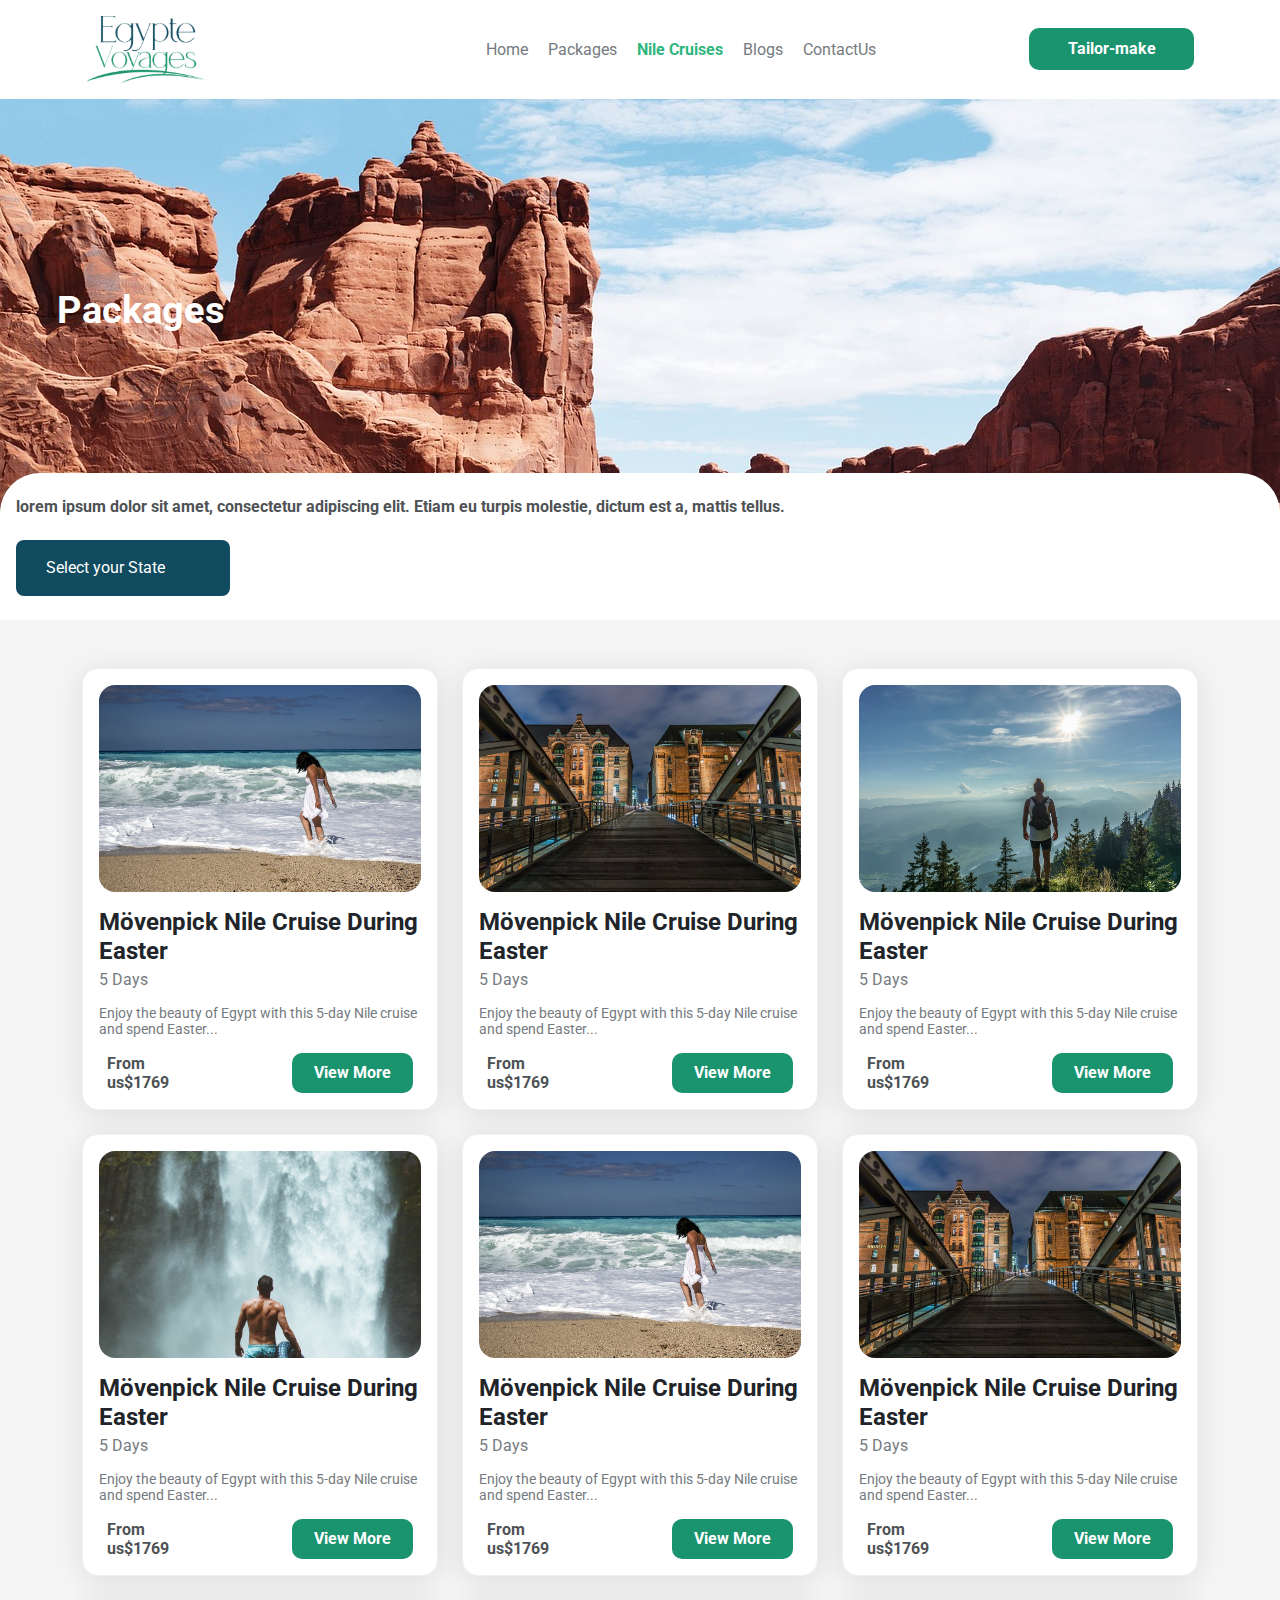
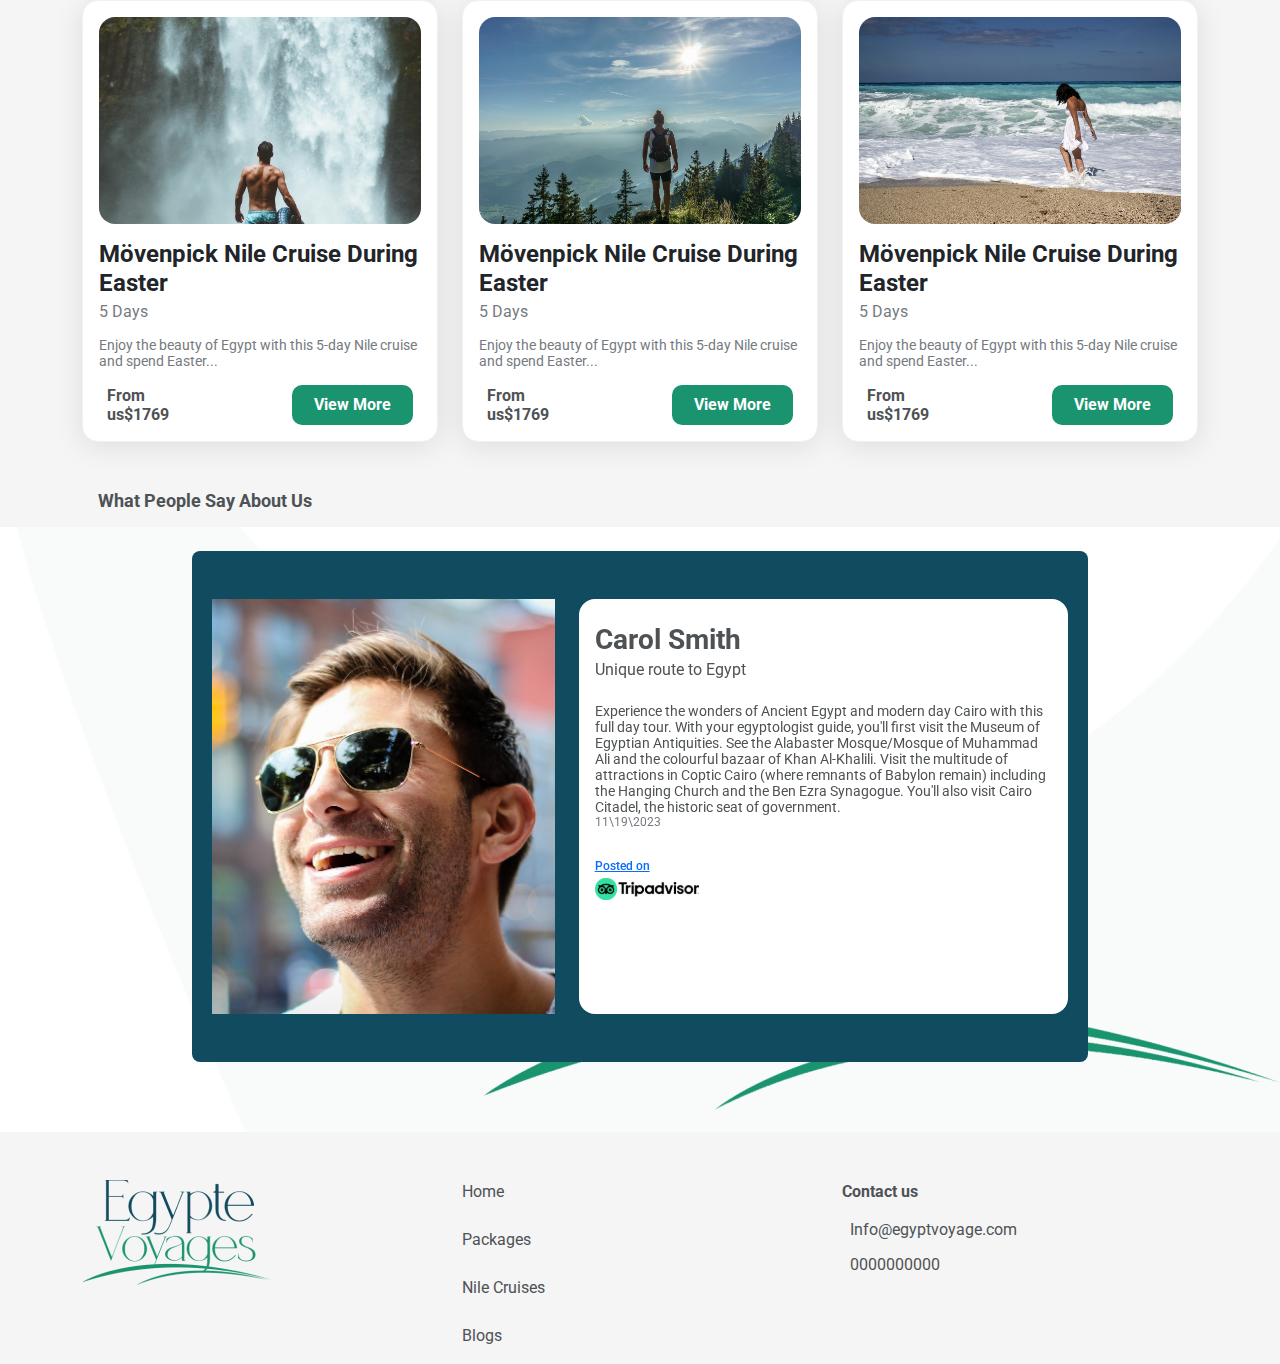
<file: listCruises.html>
<!DOCTYPE html>
<html lang="en">
  <head>
    <meta charset="UTF-8" />
    <meta http-equiv="X-UA-Compatible" content="IE=edge" />
    <meta name="viewport" content="width=device-width, initial-scale=1.0" />
    <link rel="stylesheet" href="styles/main.css" type="text/css" />
    <link rel="stylesheet" href="styles/listPackage.css" type="text/css" />

    <link rel="stylesheet" href="styles/normalize.css" type="text/css" />
    <link rel="preconnect" href="https://fonts.googleapis.com" />
    <link rel="preconnect" href="https://fonts.gstatic.com" crossorigin />
    <link
      href="https://fonts.googleapis.com/css2?family=Roboto:ital,wght@0,100;0,300;0,400;0,500;0,700;0,900;1,100;1,300;1,400;1,500;1,700;1,900&display=swap"
      rel="stylesheet"
    />
    <link
      rel="stylesheet"
      href="https://cdnjs.cloudflare.com/ajax/libs/font-awesome/6.1.1/css/all.min.css"
      integrity="sha512-KfkfwYDsLkIlwQp6LFnl8zNdLGxu9YAA1QvwINks4PhcElQSvqcyVLLD9aMhXd13uQjoXtEKNosOWaZqXgel0g=="
      crossorigin="anonymous"
      referrerpolicy="no-referrer"
    />
    <link
      rel="stylesheet"
      href="styles/swiper-bundle.min.css"
      type="text/css"
    />
    <link
      rel="stylesheet"
      href="https://cdnjs.cloudflare.com/ajax/libs/twitter-bootstrap/5.1.0/css/bootstrap.min.css"
    />
    <title>franch website</title>
  </head>
  <body>
    <div class="bg-white">
      <div class="container px-3 py-2">
        <nav class="nav_container py-2">
          <div class="row align-items-center">
            <!-- menue bar icon  -->
            <div class="col-2 d-block d-md-none">
              <div
                class="iconMneu d-flex justify-content-center align-items-center"
              >
                <div class="openIcon">
                  <i class="fa-solid fa-bars"></i>
                </div>
                <div class="closeIcon">
                  <i class="fa-solid fa-circle-xmark"></i>
                </div>
              </div>
            </div>
            <!-- image  -->
            <div class="imgae_logo col-5 col-md-3">
              <img src="assets/LogoColor.svg" alt="" />
            </div>
            <!-- links -->
            <ul class="links_container d-none d-md-flex col-md-7">
              <li class="">
                <a href=""> Home </a>
              </li>
              <li class="">
                <a href="listPackages.html"> Packages </a>
              </li>
              <li class="active">
                <a href="listCruises.html"> Nile Cruises </a>
              </li>
              <li class="">
                <a href="listBlog.html"> Blogs </a>
              </li>
              <li class="">
                <a href="contactUs.html"> ContactUs </a>
              </li>
            </ul>
            <!-- buttom inquery -->
            <div class="col-5 col-md-2">
              <div class="buttom_inquri">
                <button><a href="TailorMake.html">Tailor-make</a></button>
              </div>
            </div>
          </div>

          <!-- links menu -->
          <div class="col-12 menu_Bar d-flex flex-column mt-3 gap-3 d-md-none">
            <ul class="mb-0 linksMenu">
              <li class="border-bottom py-3"><a href="/"> Home</a></li>
              <li class="border-bottom py-3">
                <a href="listCrouse.html"> Página Principal</a>
              </li>
              <li class="border-bottom py-3">
                <a href="listTour.html"> Pacotes</a>
              </li>
              <li class="border-bottom py-3">
                <a href="aboutUs.html">Cruzeiros no Nilo </a>
              </li>
              <li class="border-bottom border-3 py-3">
                <a href="listBlog.html">Ofertas Imperdíveis</a>
              </li>
              <li class="border-bottom border-3 py-3">
                <a href="listBlog.html">Blog </a>
              </li>
            </ul>
          </div>
        </nav>
      </div>
    </div>
    <div class="headerList position-relative">
      <div class="headerListContent position-absolute">
        <span>Packages</span>
      </div>
    </div>
    <!-- select your state -->
    <div class="">
      <div class="yourState d-flex flex-column gap-4 px-3 py-4">
        <p>
          lorem ipsum dolor sit amet, consectetur adipiscing elit. Etiam eu
          turpis molestie, dictum est a, mattis tellus.
        </p>
        <div class="d-flex justify-content-between align-items-center">
          <div class="sortSection position-relative">
            <div class="btnYourState px-4 py-3">
              <button>Select your State</button>
              <i class="fa-solid fa-arrow-down"></i>
            </div>
            <div class="sortbox">
              <ul class="d-flex flex-column">
                <li class="d-flex align-items-center py-2 px-4">
                  <input type="checkbox" hidden id="chck1" />
                  <label class="tab-label" for="chck1">All</label>
                </li>
                <li class="d-flex align-items-center py-2 px-4">
                  <input type="checkbox" hidden id="chck" />
                  <label class="tab-label" for="chck1">Price (Lowest)</label>
                </li>
                <li class="d-flex align-items-center py-2 px-4">
                  <input type="checkbox" hidden id="chck1" />
                  <label class="tab-label" for="chck1">Price (Highest)</label>
                </li>
                <li class="d-flex align-items-center py-2 px-4">
                  <input type="checkbox" hidden id="chck1" />
                  <label class="tab-label" for="chck1">Long Duration</label>
                </li>
                <li class="d-flex align-items-center py-2 px-4">
                  <input type="checkbox" hidden id="chck1" />
                  <label class="tab-label" for="chck1">Short Duration</label>
                </li>
              </ul>
            </div>
          </div>

          <div class="align-items-center gap-4 d-none d-md-flex">
            <div class="gridMode active">
              <i class="fa-solid fa-grip"></i>
            </div>
            <div class="listMode">
              <i class="fa-solid fa-list"></i>
            </div>
          </div>
        </div>
      </div>
    </div>
    <!-- list card package  -->
    <div class="container mt-5">
      <div class="packageContainer">
        <div class="row g-4">
          <!-- card -->
          <div class="col-12 cardListTour col-md-4">
            <div class="cardTour p-3">
              <div class="row gy-3">
                <div class="col-12 imageListCard">
                  <div class="imgCardTour">
                    <img src="assets/tourImage (2).jpg" alt="" />
                  </div>
                </div>
                <div class="col-12 contentListCard">
                  <div class="d-flex flex-column gap-3">
                    <!-- tile and duration -->
                    <div class="d-flex flex-column gap-1">
                      <div class="titleTour">
                        <span>Mövenpick Nile Cruise During Easter</span>
                      </div>
                      <div class="duration">
                        <span>5 Days</span>
                      </div>
                    </div>
                    <!-- desc -->
                    <div class="descCard">
                      Enjoy the beauty of Egypt with this 5-day Nile cruise and
                      spend Easter...
                    </div>
                    <!-- price -->
                    <div
                      class="d-flex justify-content-between align-items-center px-2"
                    >
                      <div class="price d-flex flex-column">
                        <span>From</span>
                        <span>us$1769</span>
                      </div>
                      <div class="btn-wiewMore py-2 px-3">
                        <button>View More</button>
                      </div>
                    </div>
                  </div>
                </div>
              </div>
            </div>
          </div>
          <!-- card -->
          <div class="col-12 cardListTour col-md-4">
            <div class="cardTour p-3">
              <div class="row gy-3">
                <div class="col-12 imageListCard">
                  <div class="imgCardTour">
                    <img src="assets/tourImage (1).jpg" alt="" />
                  </div>
                </div>
                <div class="col-12 contentListCard">
                  <div class="d-flex flex-column gap-3">
                    <!-- tile and duration -->
                    <div class="d-flex flex-column gap-1">
                      <div class="titleTour">
                        <span>Mövenpick Nile Cruise During Easter</span>
                      </div>
                      <div class="duration">
                        <span>5 Days</span>
                      </div>
                    </div>
                    <!-- desc -->
                    <div class="descCard">
                      Enjoy the beauty of Egypt with this 5-day Nile cruise and
                      spend Easter...
                    </div>
                    <!-- price -->
                    <div
                      class="d-flex justify-content-between align-items-center px-2"
                    >
                      <div class="price d-flex flex-column">
                        <span>From</span>
                        <span>us$1769</span>
                      </div>
                      <div class="btn-wiewMore py-2 px-3">
                        <button>View More</button>
                      </div>
                    </div>
                  </div>
                </div>
              </div>
            </div>
          </div>
          <!-- card -->
          <div class="col-12 cardListTour col-md-4">
            <div class="cardTour p-3">
              <div class="row gy-3">
                <div class="col-12 imageListCard">
                  <div class="imgCardTour">
                    <img src="assets/tourImage (3).jpg" alt="" />
                  </div>
                </div>
                <div class="col-12 contentListCard">
                  <div class="d-flex flex-column gap-3">
                    <!-- tile and duration -->
                    <div class="d-flex flex-column gap-1">
                      <div class="titleTour">
                        <span>Mövenpick Nile Cruise During Easter</span>
                      </div>
                      <div class="duration">
                        <span>5 Days</span>
                      </div>
                    </div>
                    <!-- desc -->
                    <div class="descCard">
                      Enjoy the beauty of Egypt with this 5-day Nile cruise and
                      spend Easter...
                    </div>
                    <!-- price -->
                    <div
                      class="d-flex justify-content-between align-items-center px-2"
                    >
                      <div class="price d-flex flex-column">
                        <span>From</span>
                        <span>us$1769</span>
                      </div>
                      <div class="btn-wiewMore py-2 px-3">
                        <button>View More</button>
                      </div>
                    </div>
                  </div>
                </div>
              </div>
            </div>
          </div>
          <!-- card -->
          <div class="col-12 cardListTour col-md-4">
            <div class="cardTour p-3">
              <div class="row gy-3">
                <div class="col-12 imageListCard">
                  <div class="imgCardTour">
                    <img src="assets/tourImage (4).jpg" alt="" />
                  </div>
                </div>
                <div class="col-12 contentListCard">
                  <div class="d-flex flex-column gap-3">
                    <!-- tile and duration -->
                    <div class="d-flex flex-column gap-1">
                      <div class="titleTour">
                        <span>Mövenpick Nile Cruise During Easter</span>
                      </div>
                      <div class="duration">
                        <span>5 Days</span>
                      </div>
                    </div>
                    <!-- desc -->
                    <div class="descCard">
                      Enjoy the beauty of Egypt with this 5-day Nile cruise and
                      spend Easter...
                    </div>
                    <!-- price -->
                    <div
                      class="d-flex justify-content-between align-items-center px-2"
                    >
                      <div class="price d-flex flex-column">
                        <span>From</span>
                        <span>us$1769</span>
                      </div>
                      <div class="btn-wiewMore py-2 px-3">
                        <button>View More</button>
                      </div>
                    </div>
                  </div>
                </div>
              </div>
            </div>
          </div>
          <!-- card -->
          <div class="col-12 cardListTour col-md-4">
            <div class="cardTour p-3">
              <div class="row gy-3">
                <div class="col-12 imageListCard">
                  <div class="imgCardTour">
                    <img src="assets/tourImage (2).jpg" alt="" />
                  </div>
                </div>
                <div class="col-12 contentListCard">
                  <div class="d-flex flex-column gap-3">
                    <!-- tile and duration -->
                    <div class="d-flex flex-column gap-1">
                      <div class="titleTour">
                        <span>Mövenpick Nile Cruise During Easter</span>
                      </div>
                      <div class="duration">
                        <span>5 Days</span>
                      </div>
                    </div>
                    <!-- desc -->
                    <div class="descCard">
                      Enjoy the beauty of Egypt with this 5-day Nile cruise and
                      spend Easter...
                    </div>
                    <!-- price -->
                    <div
                      class="d-flex justify-content-between align-items-center px-2"
                    >
                      <div class="price d-flex flex-column">
                        <span>From</span>
                        <span>us$1769</span>
                      </div>
                      <div class="btn-wiewMore py-2 px-3">
                        <button>View More</button>
                      </div>
                    </div>
                  </div>
                </div>
              </div>
            </div>
          </div>
          <!-- card -->
          <div class="col-12 cardListTour col-md-4">
            <div class="cardTour p-3">
              <div class="row gy-3">
                <div class="col-12 imageListCard">
                  <div class="imgCardTour">
                    <img src="assets/tourImage (1).jpg" alt="" />
                  </div>
                </div>
                <div class="col-12 contentListCard">
                  <div class="d-flex flex-column gap-3">
                    <!-- tile and duration -->
                    <div class="d-flex flex-column gap-1">
                      <div class="titleTour">
                        <span>Mövenpick Nile Cruise During Easter</span>
                      </div>
                      <div class="duration">
                        <span>5 Days</span>
                      </div>
                    </div>
                    <!-- desc -->
                    <div class="descCard">
                      Enjoy the beauty of Egypt with this 5-day Nile cruise and
                      spend Easter...
                    </div>
                    <!-- price -->
                    <div
                      class="d-flex justify-content-between align-items-center px-2"
                    >
                      <div class="price d-flex flex-column">
                        <span>From</span>
                        <span>us$1769</span>
                      </div>
                      <div class="btn-wiewMore py-2 px-3">
                        <button>View More</button>
                      </div>
                    </div>
                  </div>
                </div>
              </div>
            </div>
          </div>
          <!-- card -->
          <div class="col-12 cardListTour col-md-4">
            <div class="cardTour p-3">
              <div class="row gy-3">
                <div class="col-12 imageListCard">
                  <div class="imgCardTour">
                    <img src="assets/tourImage (4).jpg" alt="" />
                  </div>
                </div>
                <div class="col-12 contentListCard">
                  <div class="d-flex flex-column gap-3">
                    <!-- tile and duration -->
                    <div class="d-flex flex-column gap-1">
                      <div class="titleTour">
                        <span>Mövenpick Nile Cruise During Easter</span>
                      </div>
                      <div class="duration">
                        <span>5 Days</span>
                      </div>
                    </div>
                    <!-- desc -->
                    <div class="descCard">
                      Enjoy the beauty of Egypt with this 5-day Nile cruise and
                      spend Easter...
                    </div>
                    <!-- price -->
                    <div
                      class="d-flex justify-content-between align-items-center px-2"
                    >
                      <div class="price d-flex flex-column">
                        <span>From</span>
                        <span>us$1769</span>
                      </div>
                      <div class="btn-wiewMore py-2 px-3">
                        <button>View More</button>
                      </div>
                    </div>
                  </div>
                </div>
              </div>
            </div>
          </div>
          <!-- card -->
          <div class="col-12 cardListTour col-md-4">
            <div class="cardTour p-3">
              <div class="row gy-3">
                <div class="col-12 imageListCard">
                  <div class="imgCardTour">
                    <img src="assets/tourImage (3).jpg" alt="" />
                  </div>
                </div>
                <div class="col-12 contentListCard">
                  <div class="d-flex flex-column gap-3">
                    <!-- tile and duration -->
                    <div class="d-flex flex-column gap-1">
                      <div class="titleTour">
                        <span>Mövenpick Nile Cruise During Easter</span>
                      </div>
                      <div class="duration">
                        <span>5 Days</span>
                      </div>
                    </div>
                    <!-- desc -->
                    <div class="descCard">
                      Enjoy the beauty of Egypt with this 5-day Nile cruise and
                      spend Easter...
                    </div>
                    <!-- price -->
                    <div
                      class="d-flex justify-content-between align-items-center px-2"
                    >
                      <div class="price d-flex flex-column">
                        <span>From</span>
                        <span>us$1769</span>
                      </div>
                      <div class="btn-wiewMore py-2 px-3">
                        <button>View More</button>
                      </div>
                    </div>
                  </div>
                </div>
              </div>
            </div>
          </div>
          <div class="col-12 cardListTour col-md-4">
            <div class="cardTour p-3">
              <div class="row gy-3">
                <div class="col-12 imageListCard">
                  <div class="imgCardTour">
                    <img src="assets/tourImage (2).jpg" alt="" />
                  </div>
                </div>
                <div class="col-12 contentListCard">
                  <div class="d-flex flex-column gap-3">
                    <!-- tile and duration -->
                    <div class="d-flex flex-column gap-1">
                      <div class="titleTour">
                        <span>Mövenpick Nile Cruise During Easter</span>
                      </div>
                      <div class="duration">
                        <span>5 Days</span>
                      </div>
                    </div>
                    <!-- desc -->
                    <div class="descCard">
                      Enjoy the beauty of Egypt with this 5-day Nile cruise and
                      spend Easter...
                    </div>
                    <!-- price -->
                    <div
                      class="d-flex justify-content-between align-items-center px-2"
                    >
                      <div class="price d-flex flex-column">
                        <span>From</span>
                        <span>us$1769</span>
                      </div>
                      <div class="btn-wiewMore py-2 px-3">
                        <button>View More</button>
                      </div>
                    </div>
                  </div>
                </div>
              </div>
            </div>
          </div>
        </div>
      </div>
    </div>
    <!-- reviews -->
    <div class="container mt-5">
      <div
        class="d-flex justify-content-between align-items-center px-3 headerSection"
      >
        <span>What People Say About Us</span>
        <div class=""></div>
      </div>
    </div>
    <div class="layoutReview mt-3">
      <div class="ReviewSection">
        <img
          src="assets/Rectangle 1.jpg"
          alt=""
          class="layout d-none d-md-block"
        />
        <img src="assets/Egypr 1.png" alt="" class="lines d-none d-md-block" />
        <div class="containerCardReview mt-md-4 py-4 px-2">
          <div class="swiper reviewSlier py-4">
            <div class="swiper-wrapper">
              <!-- card -->
              <div class="swiper-slide">
                <div class="row m-0">
                  <div class="col-3 col-md-5">
                    <div class="imageauthor">
                      <img src="assets/author (2).jpg" alt="" />
                    </div>
                  </div>
                  <div class="col-9 col-md-7">
                    <div class="cardReview px-3 py-4 d-flex flex-column gap-4">
                      <div class="d-flex justify-content-between">
                        <!-- title -->
                        <div class="titleReview d-flex flex-column gap-1">
                          <span>Carol Smith</span>
                          <p>Unique route to Egypt</p>
                        </div>
                        <!-- star -->
                        <div class="d-flex align-items-centera gap-1">
                          <i class="fa-solid fa-star"></i>
                          <i class="fa-solid fa-star"></i>
                          <i class="fa-solid fa-star"></i>
                          <i class="fa-solid fa-star"></i>
                          <i class="fa-solid fa-star"></i>
                        </div>
                      </div>
                      <div class="descReview d-flex flex-column">
                        <span
                          >Experience the wonders of Ancient Egypt and modern
                          day Cairo with this full day tour. With your
                          egyptologist guide, you'll first visit the Museum of
                          Egyptian Antiquities. See the Alabaster Mosque/Mosque
                          of Muhammad Ali and the colourful bazaar of Khan
                          Al-Khalili. Visit the multitude of attractions in
                          Coptic Cairo (where remnants of Babylon remain)
                          including the Hanging Church and the Ben Ezra
                          Synagogue. You'll also visit Cairo Citadel, the
                          historic seat of government.</span
                        >
                        <!-- created at  -->
                        <span>11\19\2023</span>
                      </div>
                      <div class="tripadvisor">
                        <span>Posted on</span>
                        <div class="imgTripadivisor">
                          <img src="assets/tripadvisor.svg" alt="" />
                        </div>
                      </div>
                    </div>
                  </div>
                </div>
              </div>
              <div class="swiper-slide">
                <div class="row m-0">
                  <div class="col-3 col-md-5">
                    <div class="imageauthor">
                      <img src="assets/author (1).jpg" alt="" />
                    </div>
                  </div>
                  <div class="col-9 col-md-7">
                    <div class="cardReview px-3 py-4 d-flex flex-column gap-4">
                      <div class="d-flex justify-content-between">
                        <!-- title -->
                        <div class="titleReview d-flex flex-column gap-1">
                          <span>Carol Smith</span>
                          <p>Unique route to Egypt</p>
                        </div>
                        <!-- star -->
                        <div class="d-flex align-items-centera gap-1">
                          <i class="fa-solid fa-star"></i>
                          <i class="fa-solid fa-star"></i>
                          <i class="fa-solid fa-star"></i>
                          <i class="fa-solid fa-star"></i>
                          <i class="fa-solid fa-star"></i>
                        </div>
                      </div>
                      <div class="descReview d-flex flex-column">
                        <span
                          >This is my second trip to Egypt and it was really
                          unique. It was definitely off the beaten track. We
                          really enjoyed the different sights we saw on this
                          tour! Highly recommend this trip.</span
                        >
                        <!-- created at  -->
                        <span>11\19\2023</span>
                      </div>
                      <div class="tripadvisor">
                        <span>Posted on</span>
                        <div class="imgTripadivisor">
                          <img src="assets/tripadvisor.svg" alt="" />
                        </div>
                      </div>
                    </div>
                  </div>
                </div>
              </div>
            </div>
          </div>
        </div>
      </div>
    </div>
    <!-- footer -->
    <div class="container mt-5">
      <div class="row">
        <div class="col-6 col-md-4">
          <div class="logFooter">
            <img src="assets/Logo.png" alt="" />
          </div>
        </div>
        <div class="col-6 col-md-4">
          <ul class="footerLinks d-flex flex-column gap-4">
            <li class="">
              <span>Home</span>
            </li>
            <li class="">
              <span>Packages</span>
            </li>
            <li class="">
              <span>Nile Cruises</span>
            </li>
            <li class="">
              <span>Blogs</span>
            </li>
          </ul>
        </div>
        <div class="col-12 col-md-4">
          <div class="contactUsFooter">
            <span class="header py-3">Contact us</span>
            <ul class="d-flex flex-column gap-3 mt-3">
              <li class="d-flex gap-2 align-items-center">
                <i class="fa-regular fa-envelope"></i>
                <span>Info@egyptvoyage.com</span>
              </li>
              <li class="d-flex gap-2 align-items-center">
                <i class="fa-solid fa-phone"></i>
                <span>0000000000</span>
              </li>
            </ul>
          </div>
        </div>
      </div>
    </div>

    <script src="https://cdnjs.cloudflare.com/ajax/libs/popper.js/2.9.2/umd/popper.min.js"></script>
    <script src="https://cdnjs.cloudflare.com/ajax/libs/twitter-bootstrap/5.1.0/js/bootstrap.min.js"></script>
    <script src="js/listTour.js"></script>
    <script src="js/main.js"></script>
    <script src="js/homeSlider.js"></script>
    <script src="js/swiper-bundle.min.js"></script>
  </body>
</html>
</file>
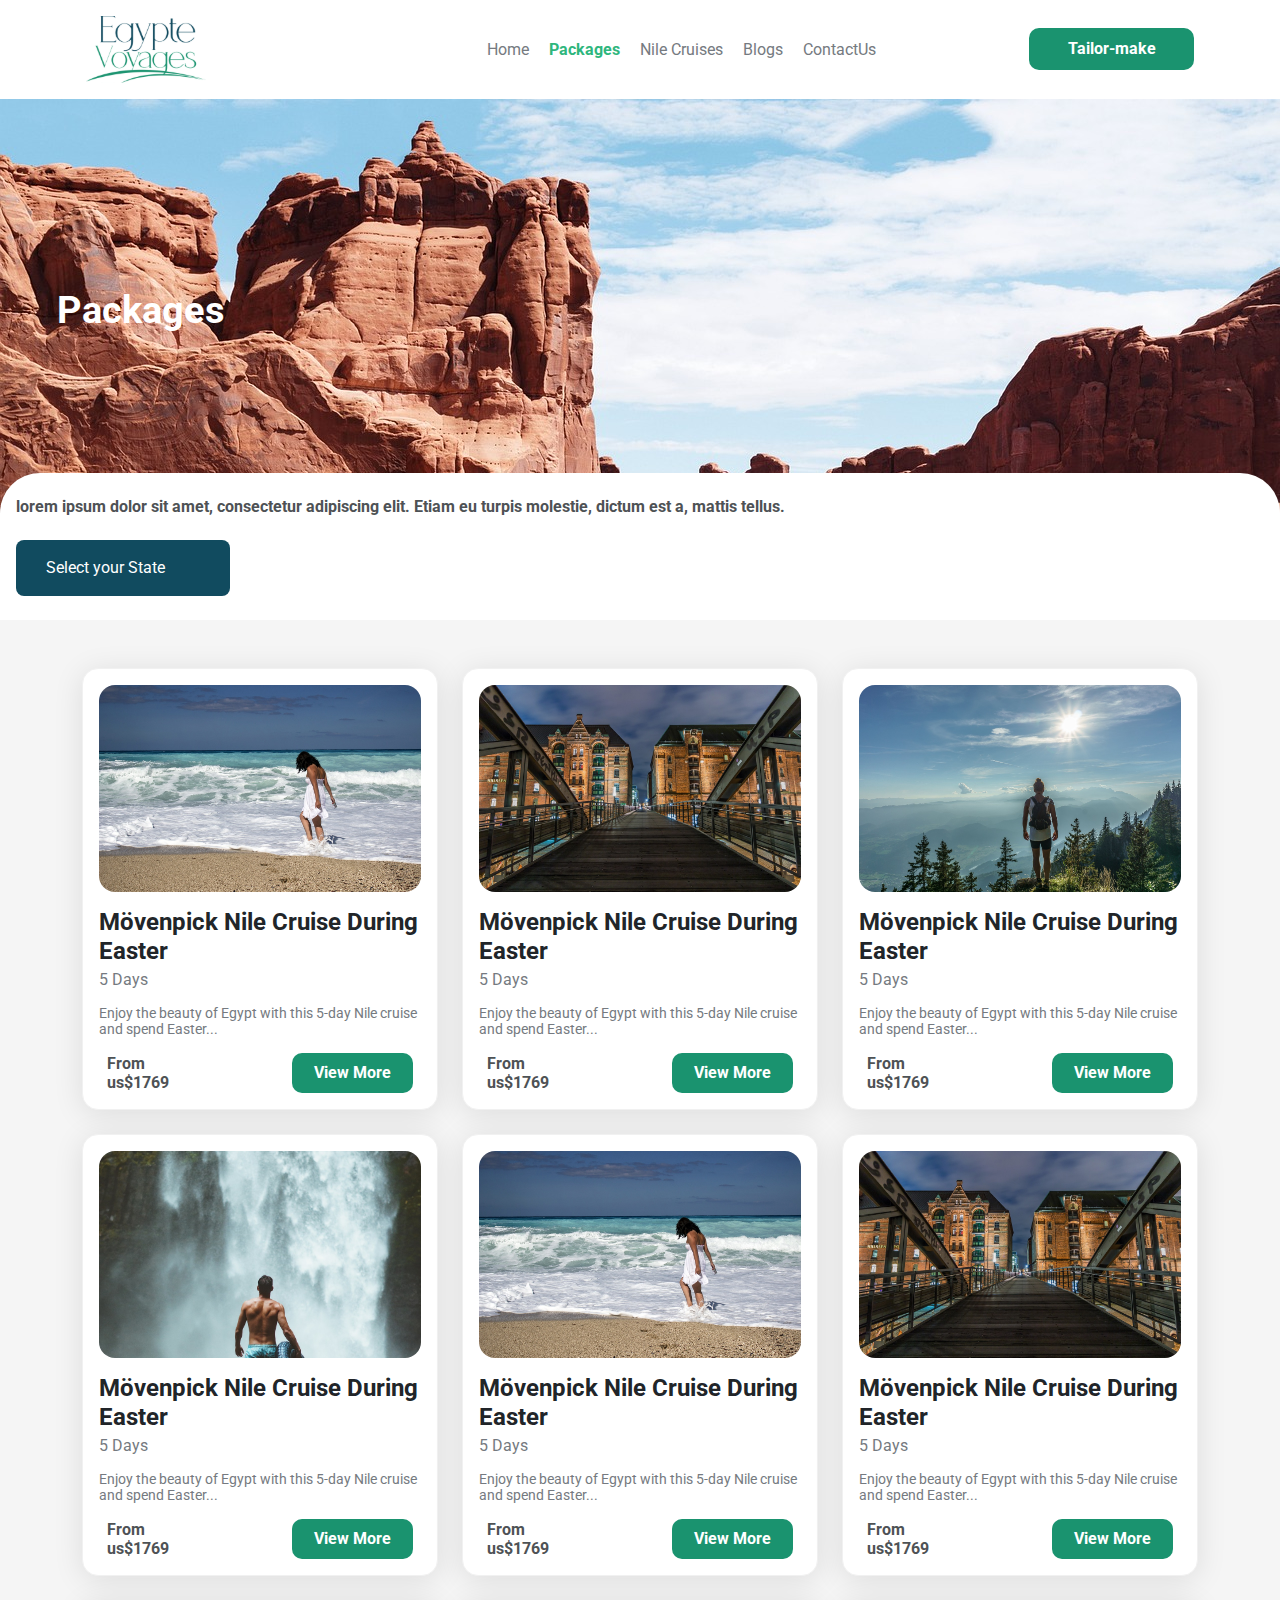
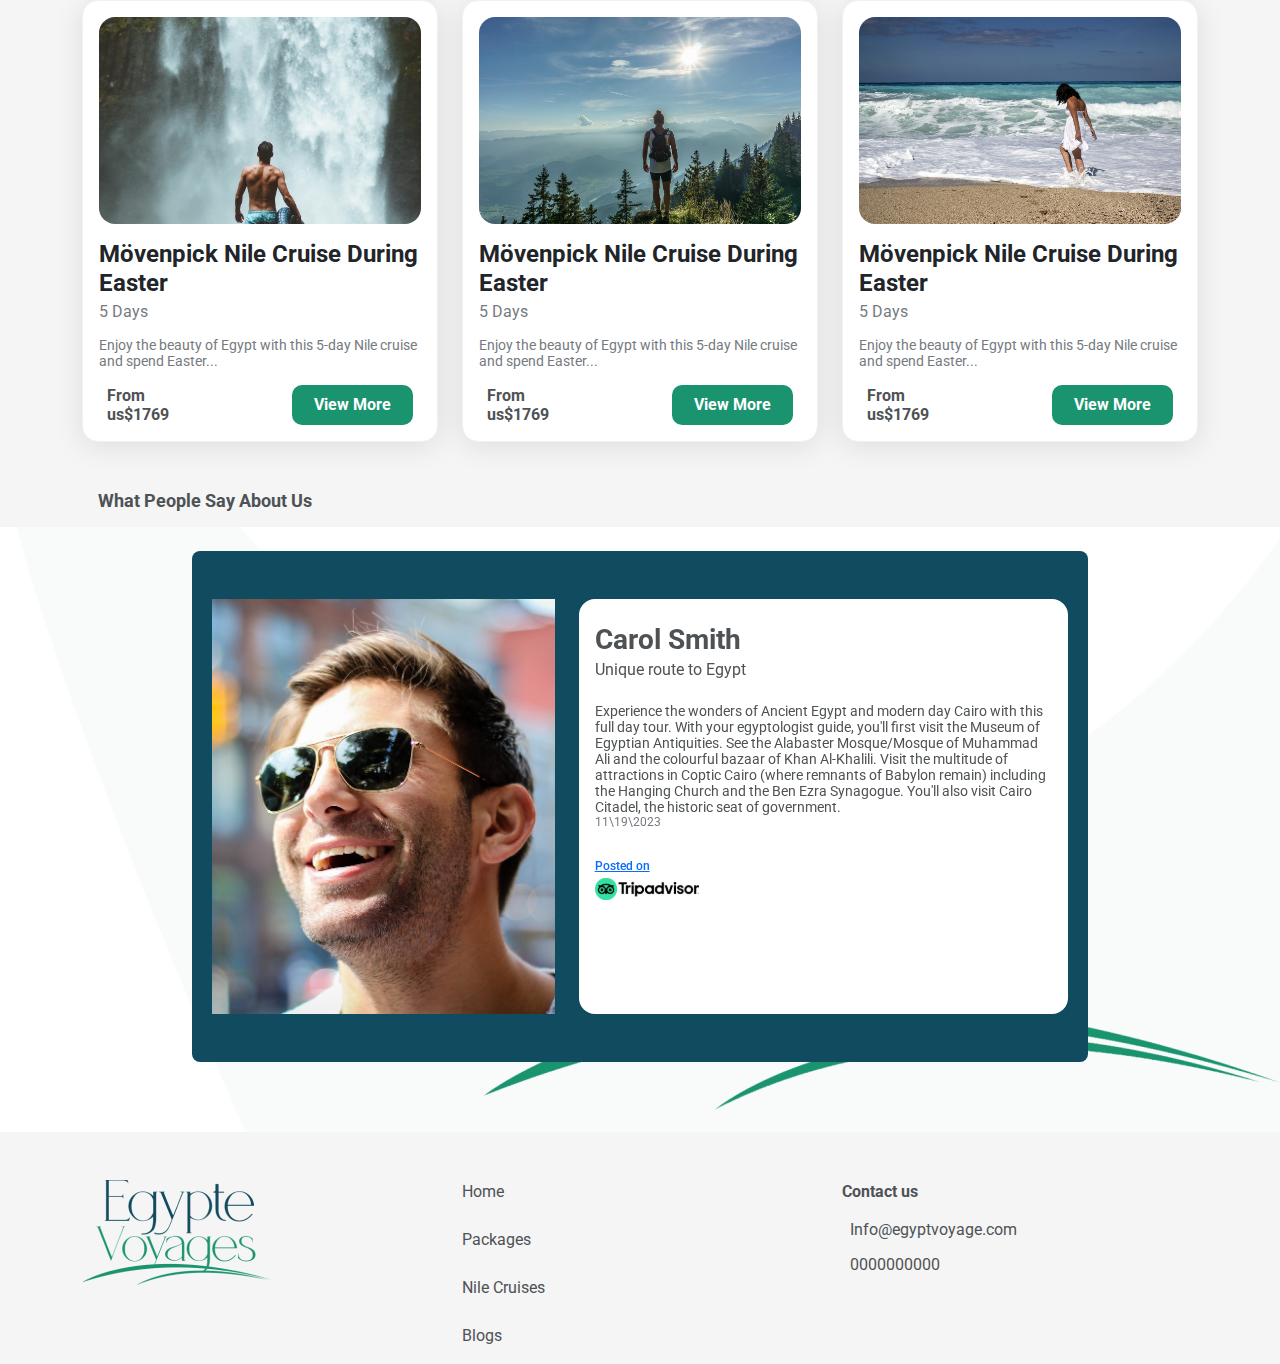
<file: listPackages.html>
<!DOCTYPE html>
<html lang="en">
  <head>
    <meta charset="UTF-8" />
    <meta http-equiv="X-UA-Compatible" content="IE=edge" />
    <meta name="viewport" content="width=device-width, initial-scale=1.0" />
    <link rel="stylesheet" href="styles/main.css" type="text/css" />
    <link rel="stylesheet" href="styles/listPackage.css" type="text/css" />

    <link rel="stylesheet" href="styles/normalize.css" type="text/css" />
    <link rel="preconnect" href="https://fonts.googleapis.com" />
    <link rel="preconnect" href="https://fonts.gstatic.com" crossorigin />
    <link
      href="https://fonts.googleapis.com/css2?family=Roboto:ital,wght@0,100;0,300;0,400;0,500;0,700;0,900;1,100;1,300;1,400;1,500;1,700;1,900&display=swap"
      rel="stylesheet"
    />
    <link
      rel="stylesheet"
      href="https://cdnjs.cloudflare.com/ajax/libs/font-awesome/6.1.1/css/all.min.css"
      integrity="sha512-KfkfwYDsLkIlwQp6LFnl8zNdLGxu9YAA1QvwINks4PhcElQSvqcyVLLD9aMhXd13uQjoXtEKNosOWaZqXgel0g=="
      crossorigin="anonymous"
      referrerpolicy="no-referrer"
    />
    <link
      rel="stylesheet"
      href="styles/swiper-bundle.min.css"
      type="text/css"
    />
    <link
      rel="stylesheet"
      href="https://cdnjs.cloudflare.com/ajax/libs/twitter-bootstrap/5.1.0/css/bootstrap.min.css"
    />
    <title>franch website</title>
  </head>
  <body>
    <div class="bg-white">
      <div class="container px-3 py-2">
        <nav class="nav_container py-2">
          <div class="row align-items-center">
            <!-- menue bar icon  -->
            <div class="col-2 d-block d-md-none">
              <div
                class="iconMneu d-flex justify-content-center align-items-center"
              >
                <div class="openIcon">
                  <i class="fa-solid fa-bars"></i>
                </div>
                <div class="closeIcon">
                  <i class="fa-solid fa-circle-xmark"></i>
                </div>
              </div>
            </div>
            <!-- image  -->
            <div class="imgae_logo col-5 col-md-3">
              <img src="assets/LogoColor.svg" alt="" />
            </div>
            <!-- links -->
            <ul class="links_container d-none d-md-flex col-md-7">
              <li class="">
                <a href=""> Home </a>
              </li>
              <li class="active">
                <a href="listPackages.html"> Packages </a>
              </li>
              <li class="">
                <a href="listCruises.html"> Nile Cruises </a>
              </li>
              <li class="">
                <a href="listBlog.html"> Blogs </a>
              </li>
              <li class="">
                <a href="contactUs.html"> ContactUs </a>
              </li>
            </ul>
            <!-- buttom inquery -->
            <div class="col-5 col-md-2">
              <div class="buttom_inquri">
                <button><a href="TailorMake.html">Tailor-make</a></button>
              </div>
            </div>
          </div>

          <!-- links menu -->
          <div class="col-12 menu_Bar d-flex flex-column mt-3 gap-3 d-md-none">
            <ul class="mb-0 linksMenu">
              <li class="border-bottom py-3"><a href="/"> Home</a></li>
              <li class="border-bottom py-3">
                <a href="listCrouse.html"> Página Principal</a>
              </li>
              <li class="border-bottom py-3">
                <a href="listTour.html"> Pacotes</a>
              </li>
              <li class="border-bottom py-3">
                <a href="aboutUs.html">Cruzeiros no Nilo </a>
              </li>
              <li class="border-bottom border-3 py-3">
                <a href="listBlog.html">Ofertas Imperdíveis</a>
              </li>
              <li class="border-bottom border-3 py-3">
                <a href="listBlog.html">Blog </a>
              </li>
            </ul>
          </div>
        </nav>
      </div>
    </div>
    <div class="headerList position-relative">
      <div class="headerListContent position-absolute">
        <span>Packages</span>
      </div>
    </div>
    <!-- select your state -->
    <div class="">
      <div class="yourState d-flex flex-column gap-4 px-3 py-4">
        <p>
          lorem ipsum dolor sit amet, consectetur adipiscing elit. Etiam eu
          turpis molestie, dictum est a, mattis tellus.
        </p>
        <div class="d-flex justify-content-between align-items-center">
          <div class="sortSection position-relative">
            <div class="btnYourState px-4 py-3">
              <button>Select your State</button>
              <i class="fa-solid fa-arrow-down"></i>
            </div>
            <div class="sortbox">
              <ul class="d-flex flex-column">
                <li class="d-flex align-items-center py-2 px-4">
                  <input type="checkbox" hidden id="chck1" />
                  <label class="tab-label" for="chck1">All</label>
                </li>
                <li class="d-flex align-items-center py-2 px-4">
                  <input type="checkbox" hidden id="chck" />
                  <label class="tab-label" for="chck1">Price (Lowest)</label>
                </li>
                <li class="d-flex align-items-center py-2 px-4">
                  <input type="checkbox" hidden id="chck1" />
                  <label class="tab-label" for="chck1">Price (Highest)</label>
                </li>
                <li class="d-flex align-items-center py-2 px-4">
                  <input type="checkbox" hidden id="chck1" />
                  <label class="tab-label" for="chck1">Long Duration</label>
                </li>
                <li class="d-flex align-items-center py-2 px-4">
                  <input type="checkbox" hidden id="chck1" />
                  <label class="tab-label" for="chck1">Short Duration</label>
                </li>
              </ul>
            </div>
          </div>

          <div class="align-items-center gap-4 d-none d-md-flex">
            <div class="gridMode active">
              <i class="fa-solid fa-grip"></i>
            </div>
            <div class="listMode">
              <i class="fa-solid fa-list"></i>
            </div>
          </div>
        </div>
      </div>
    </div>
    <!-- list card package  -->
    <div class="container mt-5">
      <div class="packageContainer">
        <div class="row g-4">
          <!-- card -->
          <div class="col-12 cardListTour col-md-4">
            <a href="singleTour.html">
              <div class="cardTour p-3">
                <div class="row gy-3">
                  <div class="col-12 imageListCard">
                    <div class="imgCardTour">
                      <img src="assets/tourImage (2).jpg" alt="" />
                    </div>
                  </div>
                  <div class="col-12 contentListCard">
                    <div class="d-flex flex-column gap-3">
                      <!-- tile and duration -->
                      <div class="d-flex flex-column gap-1">
                        <div class="titleTour">
                          <span>Mövenpick Nile Cruise During Easter</span>
                        </div>
                        <div class="duration">
                          <span>5 Days</span>
                        </div>
                      </div>
                      <!-- desc -->
                      <div class="descCard">
                        Enjoy the beauty of Egypt with this 5-day Nile cruise
                        and spend Easter...
                      </div>
                      <!-- price -->
                      <div
                        class="d-flex justify-content-between align-items-center px-2"
                      >
                        <div class="price d-flex flex-column">
                          <span>From</span>
                          <span>us$1769</span>
                        </div>
                        <div class="btn-wiewMore py-2 px-3">
                          <button>View More</button>
                        </div>
                      </div>
                    </div>
                  </div>
                </div>
              </div>
            </a>
          </div>
          <!-- card -->
          <div class="col-12 cardListTour col-md-4">
            <a href="singleTour.html">
              <div class="cardTour p-3">
                <div class="row gy-3">
                  <div class="col-12 imageListCard">
                    <div class="imgCardTour">
                      <img src="assets/tourImage (1).jpg" alt="" />
                    </div>
                  </div>
                  <div class="col-12 contentListCard">
                    <div class="d-flex flex-column gap-3">
                      <!-- tile and duration -->
                      <div class="d-flex flex-column gap-1">
                        <div class="titleTour">
                          <span>Mövenpick Nile Cruise During Easter</span>
                        </div>
                        <div class="duration">
                          <span>5 Days</span>
                        </div>
                      </div>
                      <!-- desc -->
                      <div class="descCard">
                        Enjoy the beauty of Egypt with this 5-day Nile cruise
                        and spend Easter...
                      </div>
                      <!-- price -->
                      <div
                        class="d-flex justify-content-between align-items-center px-2"
                      >
                        <div class="price d-flex flex-column">
                          <span>From</span>
                          <span>us$1769</span>
                        </div>
                        <div class="btn-wiewMore py-2 px-3">
                          <button>View More</button>
                        </div>
                      </div>
                    </div>
                  </div>
                </div>
              </div>
            </a>
          </div>
          <!-- card -->
          <div class="col-12 cardListTour col-md-4">
            <a href="singleTour.html">
              <div class="cardTour p-3">
                <div class="row gy-3">
                  <div class="col-12 imageListCard">
                    <div class="imgCardTour">
                      <img src="assets/tourImage (3).jpg" alt="" />
                    </div>
                  </div>
                  <div class="col-12 contentListCard">
                    <div class="d-flex flex-column gap-3">
                      <!-- tile and duration -->
                      <div class="d-flex flex-column gap-1">
                        <div class="titleTour">
                          <span>Mövenpick Nile Cruise During Easter</span>
                        </div>
                        <div class="duration">
                          <span>5 Days</span>
                        </div>
                      </div>
                      <!-- desc -->
                      <div class="descCard">
                        Enjoy the beauty of Egypt with this 5-day Nile cruise
                        and spend Easter...
                      </div>
                      <!-- price -->
                      <div
                        class="d-flex justify-content-between align-items-center px-2"
                      >
                        <div class="price d-flex flex-column">
                          <span>From</span>
                          <span>us$1769</span>
                        </div>
                        <div class="btn-wiewMore py-2 px-3">
                          <button>View More</button>
                        </div>
                      </div>
                    </div>
                  </div>
                </div>
              </div>
            </a>
          </div>
          <!-- card -->
          <div class="col-12 cardListTour col-md-4">
            <a href="singleTour.html">
              <div class="cardTour p-3">
                <div class="row gy-3">
                  <div class="col-12 imageListCard">
                    <div class="imgCardTour">
                      <img src="assets/tourImage (4).jpg" alt="" />
                    </div>
                  </div>
                  <div class="col-12 contentListCard">
                    <div class="d-flex flex-column gap-3">
                      <!-- tile and duration -->
                      <div class="d-flex flex-column gap-1">
                        <div class="titleTour">
                          <span>Mövenpick Nile Cruise During Easter</span>
                        </div>
                        <div class="duration">
                          <span>5 Days</span>
                        </div>
                      </div>
                      <!-- desc -->
                      <div class="descCard">
                        Enjoy the beauty of Egypt with this 5-day Nile cruise
                        and spend Easter...
                      </div>
                      <!-- price -->
                      <div
                        class="d-flex justify-content-between align-items-center px-2"
                      >
                        <div class="price d-flex flex-column">
                          <span>From</span>
                          <span>us$1769</span>
                        </div>
                        <div class="btn-wiewMore py-2 px-3">
                          <button>View More</button>
                        </div>
                      </div>
                    </div>
                  </div>
                </div>
              </div>
            </a>
          </div>
          <!-- card -->
          <div class="col-12 cardListTour col-md-4">
            <a href="singleTour.html">
              <div class="cardTour p-3">
                <div class="row gy-3">
                  <div class="col-12 imageListCard">
                    <div class="imgCardTour">
                      <img src="assets/tourImage (2).jpg" alt="" />
                    </div>
                  </div>
                  <div class="col-12 contentListCard">
                    <div class="d-flex flex-column gap-3">
                      <!-- tile and duration -->
                      <div class="d-flex flex-column gap-1">
                        <div class="titleTour">
                          <span>Mövenpick Nile Cruise During Easter</span>
                        </div>
                        <div class="duration">
                          <span>5 Days</span>
                        </div>
                      </div>
                      <!-- desc -->
                      <div class="descCard">
                        Enjoy the beauty of Egypt with this 5-day Nile cruise
                        and spend Easter...
                      </div>
                      <!-- price -->
                      <div
                        class="d-flex justify-content-between align-items-center px-2"
                      >
                        <div class="price d-flex flex-column">
                          <span>From</span>
                          <span>us$1769</span>
                        </div>
                        <div class="btn-wiewMore py-2 px-3">
                          <button>View More</button>
                        </div>
                      </div>
                    </div>
                  </div>
                </div>
              </div>
            </a>
          </div>
          <!-- card -->
          <div class="col-12 cardListTour col-md-4">
            <a href="">
              <div class="cardTour p-3">
                <div class="row gy-3">
                  <div class="col-12 imageListCard">
                    <div class="imgCardTour">
                      <img src="assets/tourImage (1).jpg" alt="" />
                    </div>
                  </div>
                  <div class="col-12 contentListCard">
                    <div class="d-flex flex-column gap-3">
                      <!-- tile and duration -->
                      <div class="d-flex flex-column gap-1">
                        <div class="titleTour">
                          <span>Mövenpick Nile Cruise During Easter</span>
                        </div>
                        <div class="duration">
                          <span>5 Days</span>
                        </div>
                      </div>
                      <!-- desc -->
                      <div class="descCard">
                        Enjoy the beauty of Egypt with this 5-day Nile cruise
                        and spend Easter...
                      </div>
                      <!-- price -->
                      <div
                        class="d-flex justify-content-between align-items-center px-2"
                      >
                        <div class="price d-flex flex-column">
                          <span>From</span>
                          <span>us$1769</span>
                        </div>
                        <div class="btn-wiewMore py-2 px-3">
                          <button>View More</button>
                        </div>
                      </div>
                    </div>
                  </div>
                </div>
              </div>
            </a>
          </div>
          <!-- card -->
          <div class="col-12 cardListTour col-md-4">
            <a href="singleTour.html">
              <div class="cardTour p-3">
                <div class="row gy-3">
                  <div class="col-12 imageListCard">
                    <div class="imgCardTour">
                      <img src="assets/tourImage (4).jpg" alt="" />
                    </div>
                  </div>
                  <div class="col-12 contentListCard">
                    <div class="d-flex flex-column gap-3">
                      <!-- tile and duration -->
                      <div class="d-flex flex-column gap-1">
                        <div class="titleTour">
                          <span>Mövenpick Nile Cruise During Easter</span>
                        </div>
                        <div class="duration">
                          <span>5 Days</span>
                        </div>
                      </div>
                      <!-- desc -->
                      <div class="descCard">
                        Enjoy the beauty of Egypt with this 5-day Nile cruise
                        and spend Easter...
                      </div>
                      <!-- price -->
                      <div
                        class="d-flex justify-content-between align-items-center px-2"
                      >
                        <div class="price d-flex flex-column">
                          <span>From</span>
                          <span>us$1769</span>
                        </div>
                        <div class="btn-wiewMore py-2 px-3">
                          <button>View More</button>
                        </div>
                      </div>
                    </div>
                  </div>
                </div>
              </div>
            </a>
          </div>
          <!-- card -->
          <div class="col-12 cardListTour col-md-4">
            <a href="singleTour.html">
              <div class="cardTour p-3">
                <div class="row gy-3">
                  <div class="col-12 imageListCard">
                    <div class="imgCardTour">
                      <img src="assets/tourImage (3).jpg" alt="" />
                    </div>
                  </div>
                  <div class="col-12 contentListCard">
                    <div class="d-flex flex-column gap-3">
                      <!-- tile and duration -->
                      <div class="d-flex flex-column gap-1">
                        <div class="titleTour">
                          <span>Mövenpick Nile Cruise During Easter</span>
                        </div>
                        <div class="duration">
                          <span>5 Days</span>
                        </div>
                      </div>
                      <!-- desc -->
                      <div class="descCard">
                        Enjoy the beauty of Egypt with this 5-day Nile cruise
                        and spend Easter...
                      </div>
                      <!-- price -->
                      <div
                        class="d-flex justify-content-between align-items-center px-2"
                      >
                        <div class="price d-flex flex-column">
                          <span>From</span>
                          <span>us$1769</span>
                        </div>
                        <div class="btn-wiewMore py-2 px-3">
                          <button>View More</button>
                        </div>
                      </div>
                    </div>
                  </div>
                </div>
              </div>
            </a>
          </div>
          <div class="col-12 cardListTour col-md-4">
            <a href="singleTour.html">
              <div class="cardTour p-3">
                <div class="row gy-3">
                  <div class="col-12 imageListCard">
                    <div class="imgCardTour">
                      <img src="assets/tourImage (2).jpg" alt="" />
                    </div>
                  </div>
                  <div class="col-12 contentListCard">
                    <div class="d-flex flex-column gap-3">
                      <!-- tile and duration -->
                      <div class="d-flex flex-column gap-1">
                        <div class="titleTour">
                          <span>Mövenpick Nile Cruise During Easter</span>
                        </div>
                        <div class="duration">
                          <span>5 Days</span>
                        </div>
                      </div>
                      <!-- desc -->
                      <div class="descCard">
                        Enjoy the beauty of Egypt with this 5-day Nile cruise
                        and spend Easter...
                      </div>
                      <!-- price -->
                      <div
                        class="d-flex justify-content-between align-items-center px-2"
                      >
                        <div class="price d-flex flex-column">
                          <span>From</span>
                          <span>us$1769</span>
                        </div>
                        <div class="btn-wiewMore py-2 px-3">
                          <button>View More</button>
                        </div>
                      </div>
                    </div>
                  </div>
                </div>
              </div>
            </a>
          </div>
        </div>
      </div>
    </div>
    <!-- reviews -->
    <div class="container mt-5">
      <div
        class="d-flex justify-content-between align-items-center px-3 headerSection"
      >
        <span>What People Say About Us</span>
        <div class=""></div>
      </div>
    </div>
    <div class="layoutReview mt-3">
      <div class="ReviewSection">
        <img
          src="assets/Rectangle 1.jpg"
          alt=""
          class="layout d-none d-md-block"
        />
        <img src="assets/Egypr 1.png" alt="" class="lines d-none d-md-block" />
        <div class="containerCardReview mt-md-4 py-4 px-2">
          <div class="swiper reviewSlier py-4">
            <div class="swiper-wrapper">
              <!-- card -->
              <div class="swiper-slide">
                <div class="row m-0">
                  <div class="col-3 col-md-5">
                    <div class="imageauthor">
                      <img src="assets/author (2).jpg" alt="" />
                    </div>
                  </div>
                  <div class="col-9 col-md-7">
                    <div class="cardReview px-3 py-4 d-flex flex-column gap-4">
                      <div class="d-flex justify-content-between">
                        <!-- title -->
                        <div class="titleReview d-flex flex-column gap-1">
                          <span>Carol Smith</span>
                          <p>Unique route to Egypt</p>
                        </div>
                        <!-- star -->
                        <div class="d-flex align-items-centera gap-1">
                          <i class="fa-solid fa-star"></i>
                          <i class="fa-solid fa-star"></i>
                          <i class="fa-solid fa-star"></i>
                          <i class="fa-solid fa-star"></i>
                          <i class="fa-solid fa-star"></i>
                        </div>
                      </div>
                      <div class="descReview d-flex flex-column">
                        <span
                          >Experience the wonders of Ancient Egypt and modern
                          day Cairo with this full day tour. With your
                          egyptologist guide, you'll first visit the Museum of
                          Egyptian Antiquities. See the Alabaster Mosque/Mosque
                          of Muhammad Ali and the colourful bazaar of Khan
                          Al-Khalili. Visit the multitude of attractions in
                          Coptic Cairo (where remnants of Babylon remain)
                          including the Hanging Church and the Ben Ezra
                          Synagogue. You'll also visit Cairo Citadel, the
                          historic seat of government.</span
                        >
                        <!-- created at  -->
                        <span>11\19\2023</span>
                      </div>
                      <div class="tripadvisor">
                        <span>Posted on</span>
                        <div class="imgTripadivisor">
                          <img src="assets/tripadvisor.svg" alt="" />
                        </div>
                      </div>
                    </div>
                  </div>
                </div>
              </div>
              <div class="swiper-slide">
                <div class="row m-0">
                  <div class="col-3 col-md-5">
                    <div class="imageauthor">
                      <img src="assets/author (1).jpg" alt="" />
                    </div>
                  </div>
                  <div class="col-9 col-md-7">
                    <div class="cardReview px-3 py-4 d-flex flex-column gap-4">
                      <div class="d-flex justify-content-between">
                        <!-- title -->
                        <div class="titleReview d-flex flex-column gap-1">
                          <span>Carol Smith</span>
                          <p>Unique route to Egypt</p>
                        </div>
                        <!-- star -->
                        <div class="d-flex align-items-centera gap-1">
                          <i class="fa-solid fa-star"></i>
                          <i class="fa-solid fa-star"></i>
                          <i class="fa-solid fa-star"></i>
                          <i class="fa-solid fa-star"></i>
                          <i class="fa-solid fa-star"></i>
                        </div>
                      </div>
                      <div class="descReview d-flex flex-column">
                        <span
                          >This is my second trip to Egypt and it was really
                          unique. It was definitely off the beaten track. We
                          really enjoyed the different sights we saw on this
                          tour! Highly recommend this trip.</span
                        >
                        <!-- created at  -->
                        <span>11\19\2023</span>
                      </div>
                      <div class="tripadvisor">
                        <span>Posted on</span>
                        <div class="imgTripadivisor">
                          <img src="assets/tripadvisor.svg" alt="" />
                        </div>
                      </div>
                    </div>
                  </div>
                </div>
              </div>
            </div>
          </div>
        </div>
      </div>
    </div>
    <!-- footer -->
    <div class="container mt-5">
      <div class="row">
        <div class="col-6 col-md-4">
          <div class="logFooter">
            <img src="assets/Logo.png" alt="" />
          </div>
        </div>
        <div class="col-6 col-md-4">
          <ul class="footerLinks d-flex flex-column gap-4">
            <li class="">
              <span>Home</span>
            </li>
            <li class="">
              <span>Packages</span>
            </li>
            <li class="">
              <span>Nile Cruises</span>
            </li>
            <li class="">
              <span>Blogs</span>
            </li>
          </ul>
        </div>
        <div class="col-12 col-md-4">
          <div class="contactUsFooter">
            <span class="header py-3">Contact us</span>
            <ul class="d-flex flex-column gap-3 mt-3">
              <li class="d-flex gap-2 align-items-center">
                <i class="fa-regular fa-envelope"></i>
                <span>Info@egyptvoyage.com</span>
              </li>
              <li class="d-flex gap-2 align-items-center">
                <i class="fa-solid fa-phone"></i>
                <span>0000000000</span>
              </li>
            </ul>
          </div>
        </div>
      </div>
    </div>

    <script src="https://cdnjs.cloudflare.com/ajax/libs/popper.js/2.9.2/umd/popper.min.js"></script>
    <script src="https://cdnjs.cloudflare.com/ajax/libs/twitter-bootstrap/5.1.0/js/bootstrap.min.js"></script>
    <script src="js/listTour.js"></script>
    <script src="js/main.js"></script>
    <script src="js/homeSlider.js"></script>
    <script src="js/swiper-bundle.min.js"></script>
  </body>
</html>
</file>
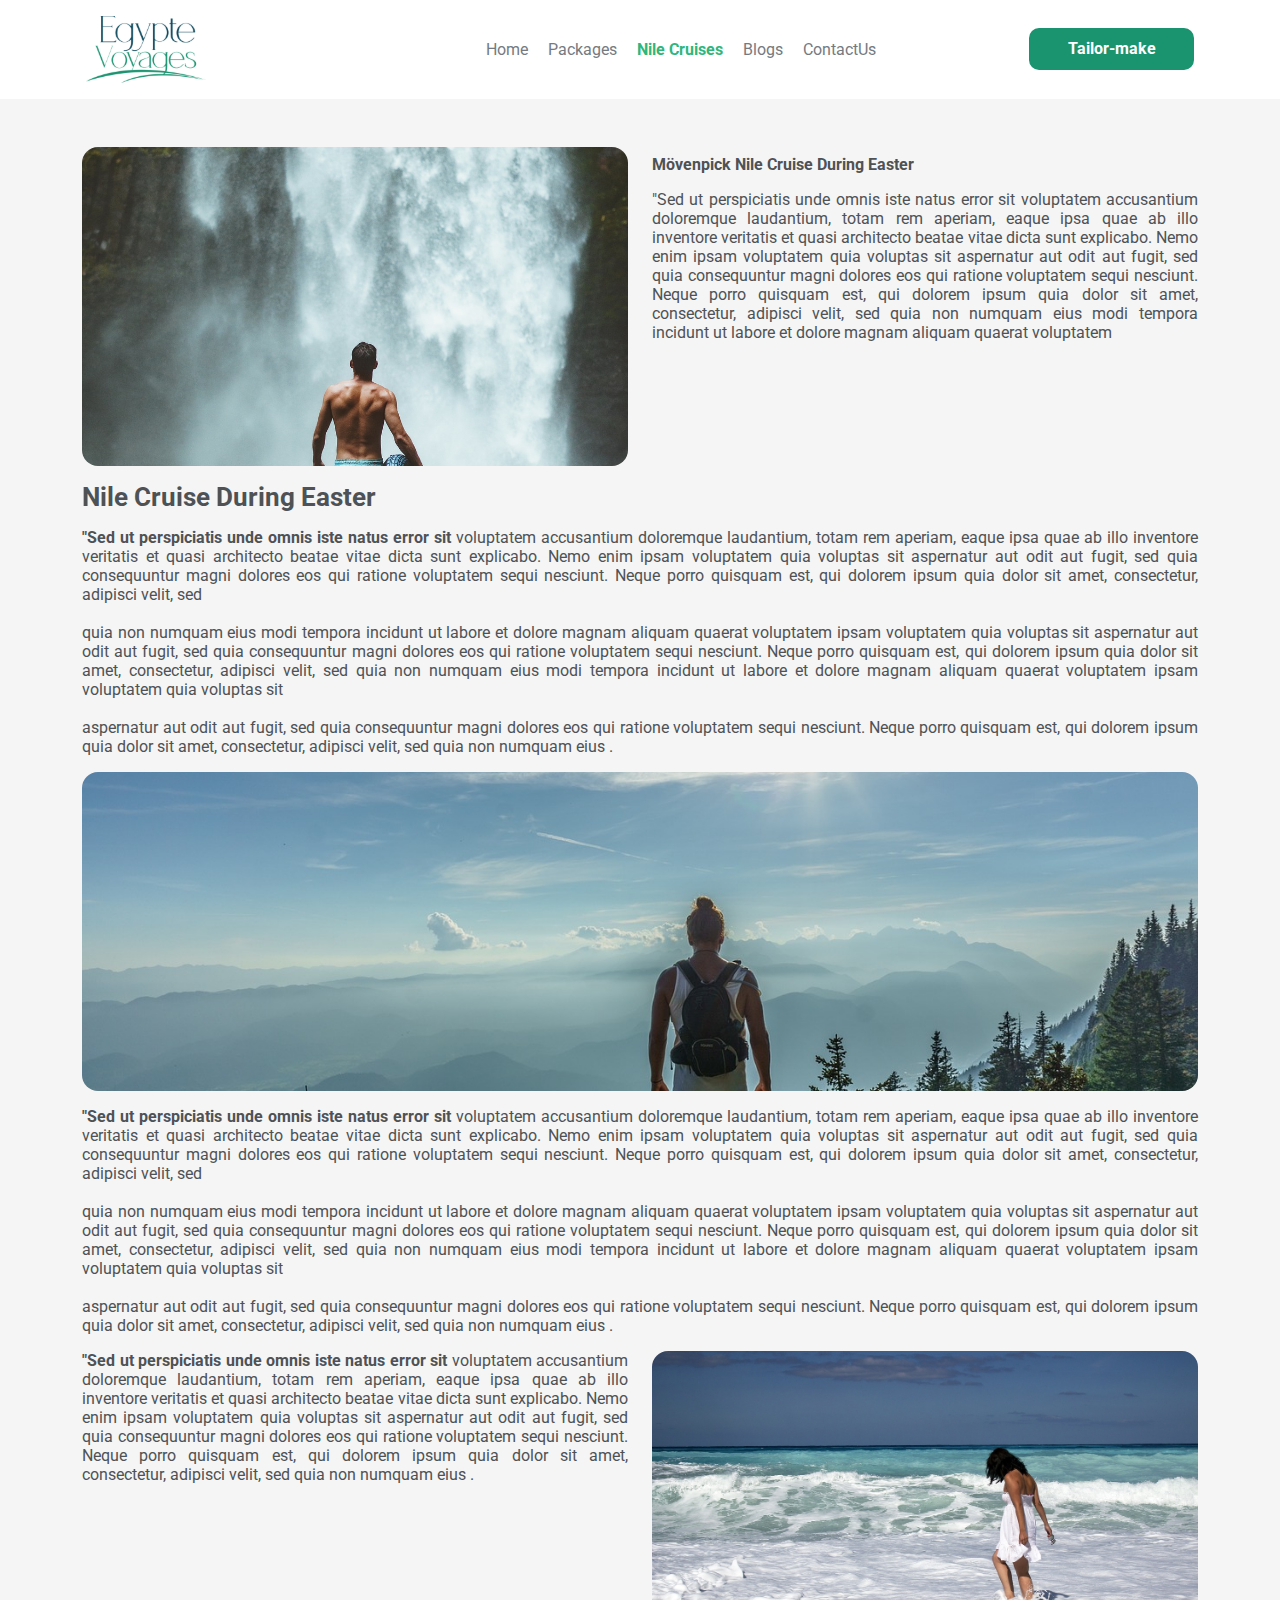
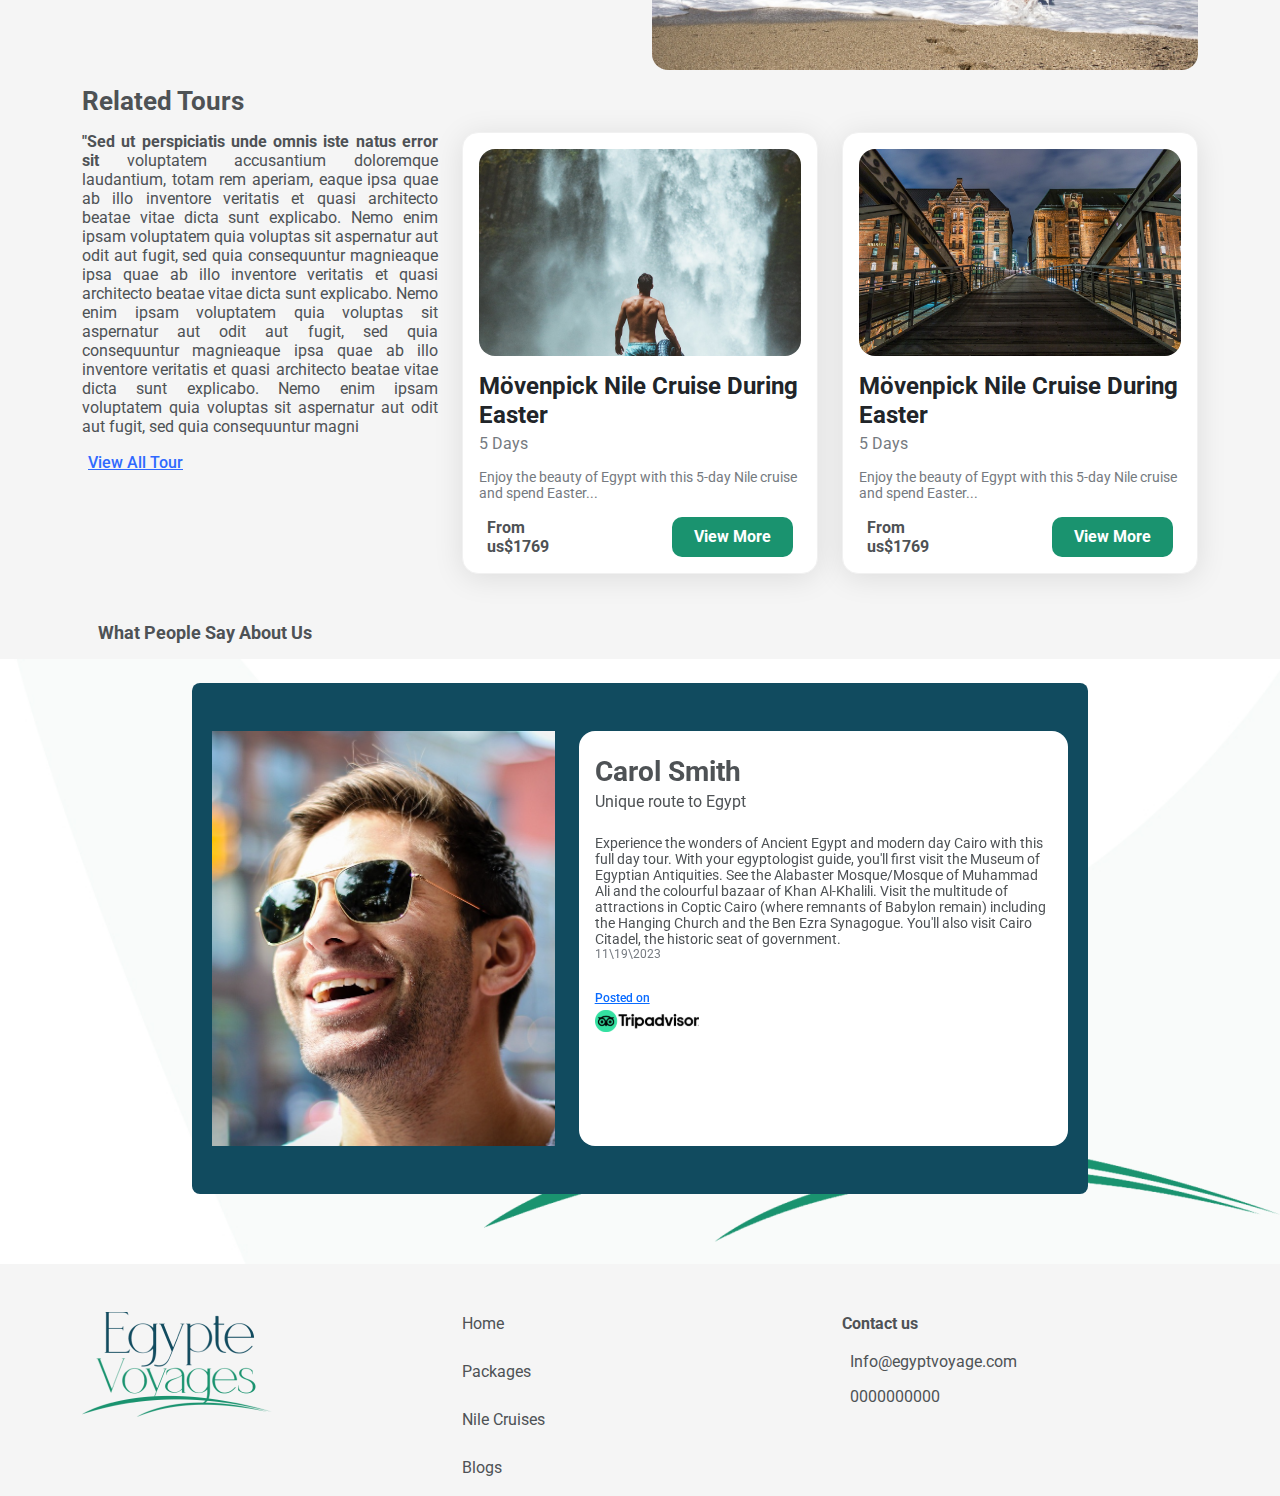
<file: singleBlog.html>
<!DOCTYPE html>
<html lang="en">
  <head>
    <meta charset="UTF-8" />
    <meta http-equiv="X-UA-Compatible" content="IE=edge" />
    <meta name="viewport" content="width=device-width, initial-scale=1.0" />
    <link rel="stylesheet" href="styles/singleBlog.css" type="text/css" />
    <link rel="stylesheet" href="styles/main.css" type="text/css" />
    <link rel="stylesheet" href="styles/listPackage.css" type="text/css" />

    <link rel="stylesheet" href="styles/normalize.css" type="text/css" />
    <link rel="preconnect" href="https://fonts.googleapis.com" />
    <link rel="preconnect" href="https://fonts.gstatic.com" crossorigin />
    <link
      href="https://fonts.googleapis.com/css2?family=Roboto:ital,wght@0,100;0,300;0,400;0,500;0,700;0,900;1,100;1,300;1,400;1,500;1,700;1,900&display=swap"
      rel="stylesheet"
    />
    <link
      rel="stylesheet"
      href="https://cdnjs.cloudflare.com/ajax/libs/font-awesome/6.1.1/css/all.min.css"
      integrity="sha512-KfkfwYDsLkIlwQp6LFnl8zNdLGxu9YAA1QvwINks4PhcElQSvqcyVLLD9aMhXd13uQjoXtEKNosOWaZqXgel0g=="
      crossorigin="anonymous"
      referrerpolicy="no-referrer"
    />
    <link
      rel="stylesheet"
      href="styles/swiper-bundle.min.css"
      type="text/css"
    />
    <link
      rel="stylesheet"
      href="https://cdnjs.cloudflare.com/ajax/libs/twitter-bootstrap/5.1.0/css/bootstrap.min.css"
    />
    <title>franch website</title>
  </head>
  <body>
    <div class="bg-white">
      <div class="container px-3 py-2">
        <nav class="nav_container py-2">
          <div class="row align-items-center">
            <!-- menue bar icon  -->
            <div class="col-2 d-block d-md-none">
              <div
                class="iconMneu d-flex justify-content-center align-items-center"
              >
                <div class="openIcon">
                  <i class="fa-solid fa-bars"></i>
                </div>
                <div class="closeIcon">
                  <i class="fa-solid fa-circle-xmark"></i>
                </div>
              </div>
            </div>
            <!-- image  -->
            <div class="imgae_logo col-5 col-md-3">
              <img src="assets/LogoColor.svg" alt="" />
            </div>
            <!-- links -->
            <ul class="links_container d-none d-md-flex col-md-7">
              <li class="">
                <a href=""> Home </a>
              </li>
              <li class="">
                <a href="listPackages.html"> Packages </a>
              </li>
              <li class="active">
                <a href="listCruises.html"> Nile Cruises </a>
              </li>
              <li class="">
                <a href="listBlog.html"> Blogs </a>
              </li>
              <li class="">
                <a href="contactUs.html"> ContactUs </a>
              </li>
            </ul>
            <!-- buttom inquery -->
            <div class="col-5 col-md-2">
              <div class="buttom_inquri">
                <button><a href="TailorMake.html">Tailor-make</a></button>
              </div>
            </div>
          </div>

          <!-- links menu -->
          <div class="col-12 menu_Bar d-flex flex-column mt-3 gap-3 d-md-none">
            <ul class="mb-0 linksMenu">
              <li class="border-bottom py-3"><a href="/"> Home</a></li>
              <li class="border-bottom py-3">
                <a href="listCrouse.html"> Página Principal</a>
              </li>
              <li class="border-bottom py-3">
                <a href="listTour.html"> Pacotes</a>
              </li>
              <li class="border-bottom py-3">
                <a href="aboutUs.html">Cruzeiros no Nilo </a>
              </li>
              <li class="border-bottom border-3 py-3">
                <a href="listBlog.html">Ofertas Imperdíveis</a>
              </li>
              <li class="border-bottom border-3 py-3">
                <a href="listBlog.html">Blog </a>
              </li>
            </ul>
          </div>
        </nav>
      </div>
    </div>
    <!-- single Blog layout   -->
    <div class="container mt-5">
      <div class="row gy-3">
        <div class="col-12 col-md-6">
          <div class="imgSingleBlog">
            <img src="assets/tourImage (4).jpg" alt="" />
          </div>
        </div>
        <div class="col-md-6">
          <div class="textBlog py-2">Mövenpick Nile Cruise During Easter</div>
          <div class="textBlogLight py-2">
            "Sed ut perspiciatis unde omnis iste natus error sit voluptatem
            accusantium doloremque laudantium, totam rem aperiam, eaque ipsa
            quae ab illo inventore veritatis et quasi architecto beatae vitae
            dicta sunt explicabo. Nemo enim ipsam voluptatem quia voluptas sit
            aspernatur aut odit aut fugit, sed quia consequuntur magni dolores
            eos qui ratione voluptatem sequi nesciunt. Neque porro quisquam est,
            qui dolorem ipsum quia dolor sit amet, consectetur, adipisci velit,
            sed quia non numquam eius modi tempora incidunt ut labore et dolore
            magnam aliquam quaerat voluptatem
          </div>
        </div>
        <div class="textBlogMain">Nile Cruise During Easter</div>
        <div class="textBlogLight">
          <span class="textBlog"
            >"Sed ut perspiciatis unde omnis iste natus error sit</span
          >
          voluptatem accusantium doloremque laudantium, totam rem aperiam, eaque
          ipsa quae ab illo inventore veritatis et quasi architecto beatae vitae
          dicta sunt explicabo. Nemo enim ipsam voluptatem quia voluptas sit
          aspernatur aut odit aut fugit, sed quia consequuntur magni dolores eos
          qui ratione voluptatem sequi nesciunt. Neque porro quisquam est, qui
          dolorem ipsum quia dolor sit amet, consectetur, adipisci velit, sed
          <br />
          <br />
          quia non numquam eius modi tempora incidunt ut labore et dolore magnam
          aliquam quaerat voluptatem ipsam voluptatem quia voluptas sit
          aspernatur aut odit aut fugit, sed quia consequuntur magni dolores eos
          qui ratione voluptatem sequi nesciunt. Neque porro quisquam est, qui
          dolorem ipsum quia dolor sit amet, consectetur, adipisci velit, sed
          quia non numquam eius modi tempora incidunt ut labore et dolore magnam
          aliquam quaerat voluptatem ipsam voluptatem quia voluptas sit
          <br />
          <br />

          aspernatur aut odit aut fugit, sed quia consequuntur magni dolores eos
          qui ratione voluptatem sequi nesciunt. Neque porro quisquam est, qui
          dolorem ipsum quia dolor sit amet, consectetur, adipisci velit, sed
          quia non numquam eius .
        </div>
        <div class="col-12">
          <div class="imgSingleBlog">
            <img src="assets/tourImage (3).jpg" alt="" />
          </div>
        </div>
        <div class="textBlogLight">
          <span class="textBlog"
            >"Sed ut perspiciatis unde omnis iste natus error sit</span
          >
          voluptatem accusantium doloremque laudantium, totam rem aperiam, eaque
          ipsa quae ab illo inventore veritatis et quasi architecto beatae vitae
          dicta sunt explicabo. Nemo enim ipsam voluptatem quia voluptas sit
          aspernatur aut odit aut fugit, sed quia consequuntur magni dolores eos
          qui ratione voluptatem sequi nesciunt. Neque porro quisquam est, qui
          dolorem ipsum quia dolor sit amet, consectetur, adipisci velit, sed
          <br />
          <br />
          quia non numquam eius modi tempora incidunt ut labore et dolore magnam
          aliquam quaerat voluptatem ipsam voluptatem quia voluptas sit
          aspernatur aut odit aut fugit, sed quia consequuntur magni dolores eos
          qui ratione voluptatem sequi nesciunt. Neque porro quisquam est, qui
          dolorem ipsum quia dolor sit amet, consectetur, adipisci velit, sed
          quia non numquam eius modi tempora incidunt ut labore et dolore magnam
          aliquam quaerat voluptatem ipsam voluptatem quia voluptas sit
          <br />
          <br />

          aspernatur aut odit aut fugit, sed quia consequuntur magni dolores eos
          qui ratione voluptatem sequi nesciunt. Neque porro quisquam est, qui
          dolorem ipsum quia dolor sit amet, consectetur, adipisci velit, sed
          quia non numquam eius .
        </div>
        <div class="col-12 col-md-6">
          <div class="textBlogLight">
            <span class="textBlog"
              >"Sed ut perspiciatis unde omnis iste natus error sit</span
            >
            voluptatem accusantium doloremque laudantium, totam rem aperiam,
            eaque ipsa quae ab illo inventore veritatis et quasi architecto
            beatae vitae dicta sunt explicabo. Nemo enim ipsam voluptatem quia
            voluptas sit aspernatur aut odit aut fugit, sed quia consequuntur
            magni dolores eos qui ratione voluptatem sequi nesciunt. Neque porro
            quisquam est, qui dolorem ipsum quia dolor sit amet, consectetur,
            adipisci velit, sed quia non numquam eius .
          </div>
        </div>
        <div class="col-12 col-md-6">
          <div class="imgSingleBlog">
            <img src="assets/tourImage (2).jpg" alt="" />
          </div>
        </div>
      </div>
    </div>
    <!-- related tour -->
    <div class="container">
      <p class="textBlogMain py-3">Related Tours</p>
      <div class="row">
        <div class="col-12 col-md-4">
          <div class="textBlogLight">
            <span class="textBlog"
              >"Sed ut perspiciatis unde omnis iste natus error sit</span
            >
            voluptatem accusantium doloremque laudantium, totam rem aperiam,
            eaque ipsa quae ab illo inventore veritatis et quasi architecto
            beatae vitae dicta sunt explicabo. Nemo enim ipsam voluptatem quia
            voluptas sit aspernatur aut odit aut fugit, sed quia consequuntur
            magnieaque ipsa quae ab illo inventore veritatis et quasi architecto
            beatae vitae dicta sunt explicabo. Nemo enim ipsam voluptatem quia
            voluptas sit aspernatur aut odit aut fugit, sed quia consequuntur
            magnieaque ipsa quae ab illo inventore veritatis et quasi architecto
            beatae vitae dicta sunt explicabo. Nemo enim ipsam voluptatem quia
            voluptas sit aspernatur aut odit aut fugit, sed quia consequuntur
            magni
          </div>
          <a href="listPackages.html">
            <div class="btnViewAll d-flex align-items-center gap-1 py-3">
              <button>View All Tour</button>
              <i class="fa-solid fa-arrow-right"></i>
            </div>
          </a>
        </div>
        <div class="col-12 col-md-8">
          <div class="row">
            <div class="col-12 col-md-6">
              <div class="cardTour p-3 d-flex flex-column gap-3">
                <div class="imgCardTour">
                  <img src="assets/tourImage (4).jpg" alt="" />
                </div>
                <!-- tile and duration -->
                <div class="d-flex flex-column gap-1">
                  <div class="titleTour">
                    <span>Mövenpick Nile Cruise During Easter</span>
                  </div>
                  <div class="duration">
                    <span>5 Days</span>
                  </div>
                </div>
                <!-- desc -->
                <div class="descCard">
                  Enjoy the beauty of Egypt with this 5-day Nile cruise and
                  spend Easter...
                </div>
                <!-- price -->
                <div
                  class="d-flex justify-content-between align-items-center px-2"
                >
                  <div class="price d-flex flex-column">
                    <span>From</span>
                    <span>us$1769</span>
                  </div>
                  <div class="btn-wiewMore py-2 px-3">
                    <button>View More</button>
                  </div>
                </div>
              </div>
            </div>
            <div class="col-12 col-md-6">
              <div class="cardTour p-3 d-flex flex-column gap-3">
                <div class="imgCardTour">
                  <img src="assets/tourImage (1).jpg" alt="" />
                </div>
                <!-- tile and duration -->
                <div class="d-flex flex-column gap-1">
                  <div class="titleTour">
                    <span>Mövenpick Nile Cruise During Easter</span>
                  </div>
                  <div class="duration">
                    <span>5 Days</span>
                  </div>
                </div>
                <!-- desc -->
                <div class="descCard">
                  Enjoy the beauty of Egypt with this 5-day Nile cruise and
                  spend Easter...
                </div>
                <!-- price -->
                <div
                  class="d-flex justify-content-between align-items-center px-2"
                >
                  <div class="price d-flex flex-column">
                    <span>From</span>
                    <span>us$1769</span>
                  </div>
                  <div class="btn-wiewMore py-2 px-3">
                    <button>View More</button>
                  </div>
                </div>
              </div>
            </div>
          </div>
        </div>
      </div>
    </div>
    <!-- reviews -->
    <div class="container mt-5" id="reviews">
      <div
        class="d-flex justify-content-between align-items-center px-3 headerSection"
      >
        <span>What People Say About Us</span>
        <div class=""></div>
      </div>
    </div>
    <div class="layoutReview mt-3">
      <div class="ReviewSection">
        <img
          src="assets/Rectangle 1.jpg"
          alt=""
          class="layout d-none d-md-block"
        />
        <img src="assets/Egypr 1.png" alt="" class="lines d-none d-md-block" />
        <div class="containerCardReview mt-md-4 py-4 px-2">
          <div class="swiper reviewSlier py-4">
            <div class="swiper-wrapper">
              <!-- card -->
              <div class="swiper-slide">
                <div class="row m-0">
                  <div class="col-3 col-md-5">
                    <div class="imageauthor">
                      <img src="assets/author (2).jpg" alt="" />
                    </div>
                  </div>
                  <div class="col-9 col-md-7">
                    <div class="cardReview px-3 py-4 d-flex flex-column gap-4">
                      <div class="d-flex justify-content-between">
                        <!-- title -->
                        <div class="titleReview d-flex flex-column gap-1">
                          <span>Carol Smith</span>
                          <p>Unique route to Egypt</p>
                        </div>
                        <!-- star -->
                        <div class="d-flex align-items-centera gap-1">
                          <i class="fa-solid fa-star"></i>
                          <i class="fa-solid fa-star"></i>
                          <i class="fa-solid fa-star"></i>
                          <i class="fa-solid fa-star"></i>
                          <i class="fa-solid fa-star"></i>
                        </div>
                      </div>
                      <div class="descReview d-flex flex-column">
                        <span
                          >Experience the wonders of Ancient Egypt and modern
                          day Cairo with this full day tour. With your
                          egyptologist guide, you'll first visit the Museum of
                          Egyptian Antiquities. See the Alabaster Mosque/Mosque
                          of Muhammad Ali and the colourful bazaar of Khan
                          Al-Khalili. Visit the multitude of attractions in
                          Coptic Cairo (where remnants of Babylon remain)
                          including the Hanging Church and the Ben Ezra
                          Synagogue. You'll also visit Cairo Citadel, the
                          historic seat of government.</span
                        >
                        <!-- created at  -->
                        <span>11\19\2023</span>
                      </div>
                      <div class="tripadvisor">
                        <span>Posted on</span>
                        <div class="imgTripadivisor">
                          <img src="assets/tripadvisor.svg" alt="" />
                        </div>
                      </div>
                    </div>
                  </div>
                </div>
              </div>
              <div class="swiper-slide">
                <div class="row m-0">
                  <div class="col-3 col-md-5">
                    <div class="imageauthor">
                      <img src="assets/author (1).jpg" alt="" />
                    </div>
                  </div>
                  <div class="col-9 col-md-7">
                    <div class="cardReview px-3 py-4 d-flex flex-column gap-4">
                      <div class="d-flex justify-content-between">
                        <!-- title -->
                        <div class="titleReview d-flex flex-column gap-1">
                          <span>Carol Smith</span>
                          <p>Unique route to Egypt</p>
                        </div>
                        <!-- star -->
                        <div class="d-flex align-items-centera gap-1">
                          <i class="fa-solid fa-star"></i>
                          <i class="fa-solid fa-star"></i>
                          <i class="fa-solid fa-star"></i>
                          <i class="fa-solid fa-star"></i>
                          <i class="fa-solid fa-star"></i>
                        </div>
                      </div>
                      <div class="descReview d-flex flex-column">
                        <span
                          >This is my second trip to Egypt and it was really
                          unique. It was definitely off the beaten track. We
                          really enjoyed the different sights we saw on this
                          tour! Highly recommend this trip.</span
                        >
                        <!-- created at  -->
                        <span>11\19\2023</span>
                      </div>
                      <div class="tripadvisor">
                        <span>Posted on</span>
                        <div class="imgTripadivisor">
                          <img src="assets/tripadvisor.svg" alt="" />
                        </div>
                      </div>
                    </div>
                  </div>
                </div>
              </div>
            </div>
          </div>
        </div>
      </div>
    </div>
    <!-- footer -->
    <div class="container mt-5">
      <div class="row">
        <div class="col-6 col-md-4">
          <div class="logFooter">
            <img src="assets/Logo.png" alt="" />
          </div>
        </div>
        <div class="col-6 col-md-4">
          <ul class="footerLinks d-flex flex-column gap-4">
            <li class="">
              <span>Home</span>
            </li>
            <li class="">
              <span>Packages</span>
            </li>
            <li class="">
              <span>Nile Cruises</span>
            </li>
            <li class="">
              <span>Blogs</span>
            </li>
          </ul>
        </div>
        <div class="col-12 col-md-4">
          <div class="contactUsFooter">
            <span class="header py-3">Contact us</span>
            <ul class="d-flex flex-column gap-3 mt-3">
              <li class="d-flex gap-2 align-items-center">
                <i class="fa-regular fa-envelope"></i>
                <span>Info@egyptvoyage.com</span>
              </li>
              <li class="d-flex gap-2 align-items-center">
                <i class="fa-solid fa-phone"></i>
                <span>0000000000</span>
              </li>
            </ul>
          </div>
        </div>
      </div>
    </div>

    <script src="https://cdnjs.cloudflare.com/ajax/libs/popper.js/2.9.2/umd/popper.min.js"></script>
    <script src="https://cdnjs.cloudflare.com/ajax/libs/twitter-bootstrap/5.1.0/js/bootstrap.min.js"></script>
    <script src="js/singleTour.js"></script>
    <script src="js/listTour.js"></script>
    <script src="js/main.js"></script>
    <script src="js/homeSlider.js"></script>
    <script src="js/swiper-bundle.min.js"></script>
  </body>
</html>
</file>
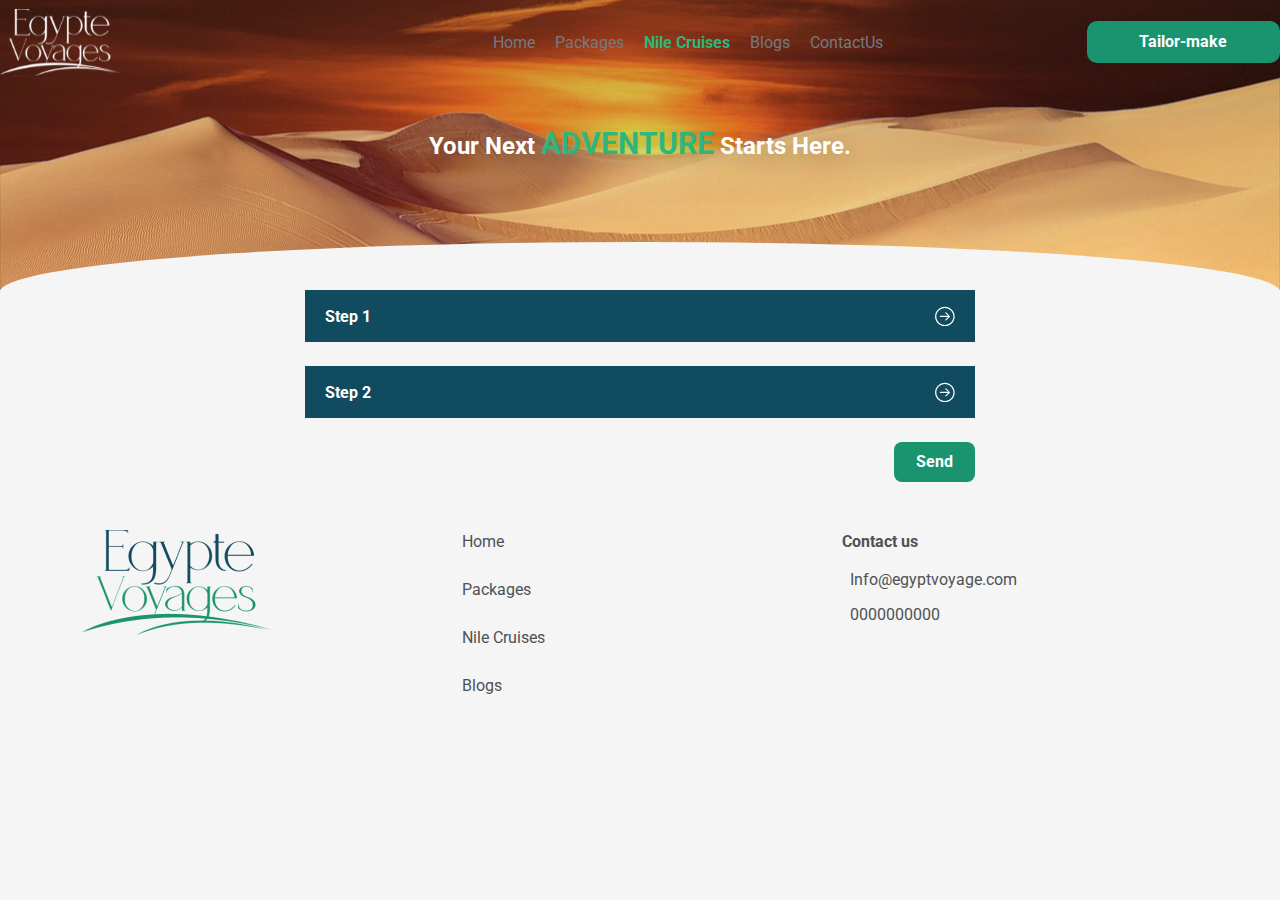
<file: TailorMake.html>
<!DOCTYPE html>
<html lang="en">
  <head>
    <meta charset="UTF-8" />
    <meta http-equiv="X-UA-Compatible" content="IE=edge" />
    <meta name="viewport" content="width=device-width, initial-scale=1.0" />
    <link rel="stylesheet" href="styles/tailorMake.css" type="text/css" />
    <link rel="stylesheet" href="styles/singelTour.css" type="text/css" />
    <link rel="stylesheet" href="styles/main.css" type="text/css" />
    <link rel="stylesheet" href="styles/listPackage.css" type="text/css" />

    <link rel="stylesheet" href="styles/normalize.css" type="text/css" />
    <link rel="preconnect" href="https://fonts.googleapis.com" />
    <link rel="preconnect" href="https://fonts.gstatic.com" crossorigin />
    <link
      href="https://fonts.googleapis.com/css2?family=Roboto:ital,wght@0,100;0,300;0,400;0,500;0,700;0,900;1,100;1,300;1,400;1,500;1,700;1,900&display=swap"
      rel="stylesheet"
    />
    <link
      rel="stylesheet"
      href="https://cdnjs.cloudflare.com/ajax/libs/font-awesome/6.1.1/css/all.min.css"
      integrity="sha512-KfkfwYDsLkIlwQp6LFnl8zNdLGxu9YAA1QvwINks4PhcElQSvqcyVLLD9aMhXd13uQjoXtEKNosOWaZqXgel0g=="
      crossorigin="anonymous"
      referrerpolicy="no-referrer"
    />
    <link
      rel="stylesheet"
      href="styles/swiper-bundle.min.css"
      type="text/css"
    />
    <link
      rel="stylesheet"
      href="https://cdnjs.cloudflare.com/ajax/libs/twitter-bootstrap/5.1.0/css/bootstrap.min.css"
    />
    <title>franch website</title>
  </head>
  <body>
    <div class="headerTailor_make position-relative">
      <nav class="nav_container py-2 position-relative">
        <div class="row align-items-center">
          <!-- menue bar icon  -->
          <div class="col-2 d-block d-md-none">
            <div
              class="iconMneu d-flex justify-content-center align-items-center"
            >
              <div class="openIcon">
                <i class="fa-solid fa-bars"></i>
              </div>
              <div class="closeIcon">
                <i class="fa-solid fa-circle-xmark"></i>
              </div>
            </div>
          </div>
          <!-- image  -->
          <div class="imgae_logo col-5 col-md-3">
            <img src="assets/Whitelogo.svg" alt="" />
          </div>
          <!-- links -->
          <ul class="links_container d-none d-md-flex col-md-7">
            <li class="">
              <a href=""> Home </a>
            </li>
            <li class="">
              <a href="listPackages.html"> Packages </a>
            </li>
            <li class="active">
              <a href="listCruises.html"> Nile Cruises </a>
            </li>
            <li class="">
              <a href="listBlog.html"> Blogs </a>
            </li>
            <li class="">
              <a href="contactUs.html"> ContactUs </a>
            </li>
          </ul>
          <!-- buttom inquery -->
          <div class="col-5 col-md-2">
            <div class="buttom_inquri">
              <button><a href="TailorMake.html">Tailor-make</a></button>
            </div>
          </div>
        </div>

        <!-- links menu -->
        <div class="col-12 menu_Bar d-flex flex-column mt-3 gap-3 d-md-none">
          <ul class="mb-0 linksMenu">
            <li class="border-bottom py-3"><a href="/"> Home</a></li>
            <li class="border-bottom py-3">
              <a href="listCrouse.html"> Página Principal</a>
            </li>
            <li class="border-bottom py-3">
              <a href="listTour.html"> Pacotes</a>
            </li>
            <li class="border-bottom py-3">
              <a href="aboutUs.html">Cruzeiros no Nilo </a>
            </li>
            <li class="border-bottom border-3 py-3">
              <a href="listBlog.html">Ofertas Imperdíveis</a>
            </li>
            <li class="border-bottom border-3 py-3">
              <a href="listBlog.html">Blog </a>
            </li>
          </ul>
        </div>
      </nav>
      <div class="h_tailorMake">
        <p>Your next <span>adventure</span> <span>starts here.</span></p>
      </div>
      <div class="lauoutWhite"></div>
    </div>
    <div class="container">
      <div class="fromSteps d-flex flex-column gap-4">
        <div class="accordion accordion-flush" id="accordionFlushExample">
          <div class="accordion-item stepFrom">
            <h2 class="accordion-header" id="flush-headingOne">
              <button
                class="accordion-button collapsed"
                type="button"
                data-bs-toggle="collapse"
                data-bs-target="#flush-collapseOne"
                aria-expanded="false"
                aria-controls="flush-collapseOne"
              >
                Step 1
              </button>
            </h2>
            <div
              id="flush-collapseOne"
              class="accordion-collapse collapse"
              aria-labelledby="flush-headingOne"
              data-bs-parent="#accordionFlushExample"
            >
              <div class="accordion-body">
                <div class="fromStep">
                  <div class="headerFrom">
                    <span>Begins with a few steps.</span>
                  </div>
                  <div class="row gy-3 mt-3">
                    <!-- name -->
                    <div class="col-12">
                      <div class="d-flex flex-column gap-2">
                        <label for=""> Name</label>
                        <input
                          class="form-control form-control-lg"
                          type="text"
                          placeholder="Name"
                          aria-label=".form-control-lg example"
                        />
                      </div>
                    </div>
                    <!-- email -->
                    <div class="col-12">
                      <div class="d-flex flex-column gap-2">
                        <label for="">Email</label>
                        <input
                          class="form-control form-control-lg"
                          type="text"
                          placeholder="Email"
                          aria-label=".form-control-lg example"
                        />
                      </div>
                    </div>
                    <!-- Nationality -->
                    <div class="col-12">
                      <div class="d-flex flex-column gap-2">
                        <label for="">Nationality</label>
                        <select
                          class="form-select form-select-lg mb-3"
                          aria-label=".form-select-lg example"
                        >
                          <option selected>Open this select menu</option>
                          <option value="1">One</option>
                          <option value="2">Two</option>
                          <option value="3">Three</option>
                        </select>
                      </div>
                    </div>
                    <!-- Nationality -->
                    <div class="col-12">
                      <div class="d-flex flex-column gap-2">
                        <label for="">Number</label>
                        <input
                          class="form-control form-control-lg"
                          type="number"
                          placeholder="Number"
                          aria-label=".form-control-lg example"
                        />
                      </div>
                    </div>
                    <!-- Travelers -->
                    <div class="col-12">
                      <div class="d-flex flex-column gap-2">
                        <label for="">Travelers</label>
                        <div class="row drobdownCounter">
                          <div class="col-6">
                            <!-- adults -->
                            <label class="mb-3" for=""> adults (+12)</label>

                            <div
                              class="d-flex gap-2 align-items-center border rounded-2 px-1"
                            >
                              <div
                                class="counterContainer d-flex justify-content-between px-3"
                              >
                                <div
                                  class="d-flex justify-content-center align-items-center"
                                  onclick="removeCounter('adults')"
                                >
                                  <i class="fa-solid fa-minus"></i>
                                </div>
                                <input
                                  id="adults"
                                  type="text"
                                  name="adults"
                                  class="form-control input-number book_all"
                                  value="0"
                                  min="1"
                                  max="100"
                                  readonly=""
                                  placeholder="adults"
                                />
                                <div
                                  class="d-flex justify-content-center align-items-center"
                                  onclick="addCounter('adults')"
                                >
                                  <i class="fa-solid fa-plus"></i>
                                </div>
                              </div>
                            </div>
                          </div>
                          <div class="col-6">
                            <!-- children -->
                            <label class="mb-3" for="">
                              Children ( 0 - 12 )</label
                            >

                            <div
                              class="d-flex gap-2 align-items-center border rounded-2 px-1"
                            >
                              <div
                                class="counterContainer d-flex justify-content-between px-3"
                              >
                                <div
                                  class="d-flex justify-content-center align-items-center"
                                  onclick="removeCounter('Children')"
                                >
                                  <i class="fa-solid fa-minus"></i>
                                </div>
                                <input
                                  id="Children"
                                  type="text"
                                  name="Children"
                                  class="form-control input-number book_all"
                                  value="0"
                                  min="1"
                                  max="100"
                                  readonly=""
                                  placeholder="Children"
                                />
                                <div
                                  class="d-flex justify-content-center align-items-center"
                                  onclick="addCounter('Children')"
                                >
                                  <i class="fa-solid fa-plus"></i>
                                </div>
                              </div>
                            </div>
                          </div>
                        </div>
                      </div>
                    </div>
                    <!-- date -->
                    <div class="col-12">
                      <div class="row">
                        <div class="col-6">
                          <div class="d-flex flex-column gap-2">
                            <label for="startDate">Check-in date</label>
                            <input
                              id="startDate"
                              class="form-control"
                              type="date"
                            />
                          </div>
                        </div>
                        <div class="col-6">
                          <div class="d-flex flex-column gap-2">
                            <label for="endDate">Check-out date</label>
                            <input
                              id="endDate"
                              class="form-control"
                              type="date"
                            />
                          </div>
                        </div>
                      </div>
                    </div>
                  </div>
                </div>
              </div>
            </div>
          </div>
        </div>
        <div class="accordion accordion-flush" id="accordionFlushExample">
          <div class="accordion-item stepFrom">
            <h2 class="accordion-header" id="flush-headingOne">
              <button
                class="accordion-button collapsed"
                type="button"
                data-bs-toggle="collapse"
                data-bs-target="#flush-collapsetow"
                aria-expanded="false"
                aria-controls="flush-collapsetow"
              >
                Step 2
              </button>
            </h2>
            <div
              id="flush-collapsetow"
              class="accordion-collapse collapse"
              aria-labelledby="flush-headingOne"
              data-bs-parent="#accordionFlushExample"
            >
              <div class="accordion-body">
                <div class="fromStep">
                  <div class="row gy-3">
                    <!-- Your Budget -->
                    <div class="col-12">
                      <div class="d-flex flex-column gap-2">
                        <label for="">Your Budget</label>
                        <select
                          class="form-select form-select-lg"
                          aria-label=".form-select-lg example"
                        >
                          <option selected>Your Budget</option>
                          <option value="1">One</option>
                          <option value="2">Two</option>
                          <option value="3">Three</option>
                        </select>
                      </div>
                    </div>
                    <!-- Trip Type -->
                    <div class="col-12">
                      <div class="d-flex flex-column gap-2">
                        <label for="">Trip Type</label>
                        <select
                          class="form-select form-select-lg"
                          aria-label=".form-select-lg example"
                        >
                          <option selected>Trip Type</option>
                          <option value="1">One</option>
                          <option value="2">Two</option>
                          <option value="3">Three</option>
                        </select>
                      </div>
                    </div>
                    <!-- add flight  check box -->
                    <div class="col-12">
                      <!-- add input flight -->
                      <div class="form-check">
                        <input
                          class="form-check-input"
                          type="checkbox"
                          value=""
                          id="checkFlight"
                          onclick="checkCheckbox()"
                        />
                        <label class="form-check-label" for="flexCheckDefault">
                          Add flight offer to your vacation package (optional)
                        </label>
                      </div>
                      <!-- if cheked input appeared -->
                      <input
                        class="form-control form-control-lg inputFlight"
                        type="text"
                        id="inputFlight"
                        placeholder="Airport"
                        aria-label=".form-control-lg example"
                      />
                    </div>

                    <!-- info -->
                    <div class="col-12">
                      <div class="d-flex flex-column gap-2">
                        <label
                          for="exampleFormControlTextarea1"
                          class="form-label"
                          >info</label
                        >
                        <textarea
                          class="form-control"
                          id="exampleFormControlTextarea1"
                          rows="3"
                          placeholder="More Information"
                        ></textarea>
                      </div>
                    </div>
                  </div>
                </div>
              </div>
            </div>
          </div>
        </div>
      </div>
    </div>
    <!-- button -->
    <div class="container mt-4">
      <div class="btnformTailorMake">
        <div class="d-flex justify-content-end">
          <a href="thankYou.html">
            <div class="btnSendForm px-3 py-2">
              <button>Send</button>
              <i class="fa-solid fa-arrow-right"></i>
            </div>
          </a>
        </div>
      </div>
    </div>
    <!-- footer -->
    <div class="container mt-5">
      <div class="row">
        <div class="col-6 col-md-4">
          <div class="logFooter">
            <img src="assets/Logo.png" alt="" />
          </div>
        </div>
        <div class="col-6 col-md-4">
          <ul class="footerLinks d-flex flex-column gap-4">
            <li class="">
              <span>Home</span>
            </li>
            <li class="">
              <span>Packages</span>
            </li>
            <li class="">
              <span>Nile Cruises</span>
            </li>
            <li class="">
              <span>Blogs</span>
            </li>
          </ul>
        </div>
        <div class="col-12 col-md-4">
          <div class="contactUsFooter">
            <span class="header py-3">Contact us</span>
            <ul class="d-flex flex-column gap-3 mt-3">
              <li class="d-flex gap-2 align-items-center">
                <i class="fa-regular fa-envelope"></i>
                <span>Info@egyptvoyage.com</span>
              </li>
              <li class="d-flex gap-2 align-items-center">
                <i class="fa-solid fa-phone"></i>
                <span>0000000000</span>
              </li>
            </ul>
          </div>
        </div>
      </div>
    </div>
    <script src="js/tailorMake.js"></script>
    <script src="https://cdnjs.cloudflare.com/ajax/libs/popper.js/2.9.2/umd/popper.min.js"></script>
    <script src="https://cdnjs.cloudflare.com/ajax/libs/twitter-bootstrap/5.1.0/js/bootstrap.min.js"></script>
    <script src="js/singleTour.js"></script>
    <script src="js/listTour.js"></script>
    <script src="js/swiper-bundle.min.js"></script>
  </body>
</html>
</file>
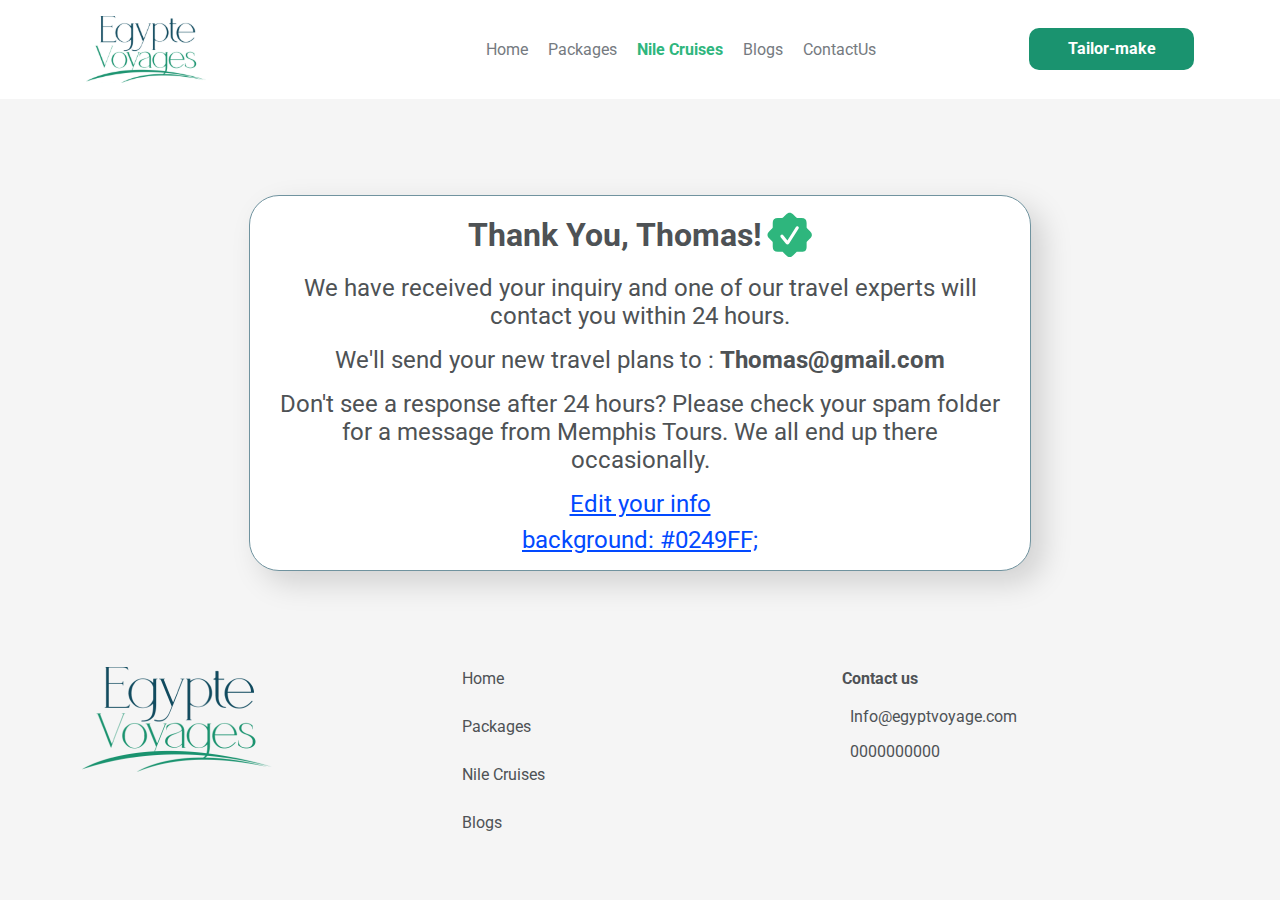
<file: thankYou.html>
<!DOCTYPE html>
<html lang="en">
  <head>
    <meta charset="UTF-8" />
    <meta http-equiv="X-UA-Compatible" content="IE=edge" />
    <meta name="viewport" content="width=device-width, initial-scale=1.0" />
    <link rel="stylesheet" href="styles/thankyou.css" type="text/css" />
    <link rel="stylesheet" href="styles/main.css" type="text/css" />
    <link rel="stylesheet" href="styles/listPackage.css" type="text/css" />

    <link rel="stylesheet" href="styles/normalize.css" type="text/css" />
    <link rel="preconnect" href="https://fonts.googleapis.com" />
    <link rel="preconnect" href="https://fonts.gstatic.com" crossorigin />
    <link
      href="https://fonts.googleapis.com/css2?family=Roboto:ital,wght@0,100;0,300;0,400;0,500;0,700;0,900;1,100;1,300;1,400;1,500;1,700;1,900&display=swap"
      rel="stylesheet"
    />
    <link
      rel="stylesheet"
      href="https://cdnjs.cloudflare.com/ajax/libs/font-awesome/6.1.1/css/all.min.css"
      integrity="sha512-KfkfwYDsLkIlwQp6LFnl8zNdLGxu9YAA1QvwINks4PhcElQSvqcyVLLD9aMhXd13uQjoXtEKNosOWaZqXgel0g=="
      crossorigin="anonymous"
      referrerpolicy="no-referrer"
    />
    <link
      rel="stylesheet"
      href="styles/swiper-bundle.min.css"
      type="text/css"
    />
    <link
      rel="stylesheet"
      href="https://cdnjs.cloudflare.com/ajax/libs/twitter-bootstrap/5.1.0/css/bootstrap.min.css"
    />
    <title>franch website</title>
  </head>
  <body>
    <div class="bg-white">
      <div class="container px-3 py-2">
        <nav class="nav_container py-2">
          <div class="row align-items-center">
            <!-- menue bar icon  -->
            <div class="col-2 d-block d-md-none">
              <div
                class="iconMneu d-flex justify-content-center align-items-center"
              >
                <div class="openIcon">
                  <i class="fa-solid fa-bars"></i>
                </div>
                <div class="closeIcon">
                  <i class="fa-solid fa-circle-xmark"></i>
                </div>
              </div>
            </div>
            <!-- image  -->
            <div class="imgae_logo col-5 col-md-3">
              <img src="assets/LogoColor.svg" alt="" />
            </div>
            <!-- links -->
            <ul class="links_container d-none d-md-flex col-md-7">
              <li class="">
                <a href=""> Home </a>
              </li>
              <li class="">
                <a href="listPackages.html"> Packages </a>
              </li>
              <li class="active">
                <a href="listCruises.html"> Nile Cruises </a>
              </li>
              <li class="">
                <a href="listBlog.html"> Blogs </a>
              </li>
              <li class="">
                <a href="contactUs.html"> ContactUs </a>
              </li>
            </ul>
            <!-- buttom inquery -->
            <div class="col-5 col-md-2">
              <div class="buttom_inquri">
                <button><a href="TailorMake.html">Tailor-make</a></button>
              </div>
            </div>
          </div>

          <!-- links menu -->
          <div class="col-12 menu_Bar d-flex flex-column mt-3 gap-3 d-md-none">
            <ul class="mb-0 linksMenu">
              <li class="border-bottom py-3"><a href="/"> Home</a></li>
              <li class="border-bottom py-3">
                <a href="listCrouse.html"> Página Principal</a>
              </li>
              <li class="border-bottom py-3">
                <a href="listTour.html"> Pacotes</a>
              </li>
              <li class="border-bottom py-3">
                <a href="aboutUs.html">Cruzeiros no Nilo </a>
              </li>
              <li class="border-bottom border-3 py-3">
                <a href="listBlog.html">Ofertas Imperdíveis</a>
              </li>
              <li class="border-bottom border-3 py-3">
                <a href="listBlog.html">Blog </a>
              </li>
            </ul>
          </div>
        </nav>
      </div>
    </div>
    <div class="container my-5 py-5">
      <div class="thankYouContainer py-3 px-4">
        <div class="row gy-3">
          <div class="col-12">
            <div
              class="messageThank d-flex align-items-center gap-1 justify-content-center"
            >
              <span>Thank You, Thomas!</span>
              <img src="assets/thankicon.svg" alt="" />
            </div>
            <div
              class="descThank d-flex gap-3 flex-column align-items-center mt-3"
            >
              <p>
                We have received your inquiry and one of our travel experts will
                contact you within 24 hours.
              </p>
              <p>
                We'll send your new travel plans to :
                <span class="email"> Thomas@gmail.com</span>
              </p>
              <p>
                Don't see a response after 24 hours? Please check your spam
                folder for a message from Memphis Tours. We all end up there
                occasionally.
              </p>
            </div>
            <div
              class="thankLinks d-flex flex-column align-items-center gap-2 mt-3"
            >
              <div class="d-flex align-items-center">
                <i class="fa-solid fa-pen-to-square"></i>
                <span>Edit your info</span>
              </div>
              <span>background: #0249FF; </span>
            </div>
          </div>
        </div>
      </div>
    </div>
    <!-- footer -->
    <div class="container mt-5">
      <div class="row">
        <div class="col-6 col-md-4">
          <div class="logFooter">
            <img src="assets/Logo.png" alt="" />
          </div>
        </div>
        <div class="col-6 col-md-4">
          <ul class="footerLinks d-flex flex-column gap-4">
            <li class="">
              <span>Home</span>
            </li>
            <li class="">
              <span>Packages</span>
            </li>
            <li class="">
              <span>Nile Cruises</span>
            </li>
            <li class="">
              <span>Blogs</span>
            </li>
          </ul>
        </div>
        <div class="col-12 col-md-4">
          <div class="contactUsFooter">
            <span class="header py-3">Contact us</span>
            <ul class="d-flex flex-column gap-3 mt-3">
              <li class="d-flex gap-2 align-items-center">
                <i class="fa-regular fa-envelope"></i>
                <span>Info@egyptvoyage.com</span>
              </li>
              <li class="d-flex gap-2 align-items-center">
                <i class="fa-solid fa-phone"></i>
                <span>0000000000</span>
              </li>
            </ul>
          </div>
        </div>
      </div>
    </div>

    <script src="https://cdnjs.cloudflare.com/ajax/libs/popper.js/2.9.2/umd/popper.min.js"></script>
    <script src="https://cdnjs.cloudflare.com/ajax/libs/twitter-bootstrap/5.1.0/js/bootstrap.min.js"></script>
    <script src="js/singleTour.js"></script>
    <script src="js/listTour.js"></script>
    <script src="js/main.js"></script>
    <script src="js/homeSlider.js"></script>
    <script src="js/swiper-bundle.min.js"></script>
  </body>
</html>
</file>
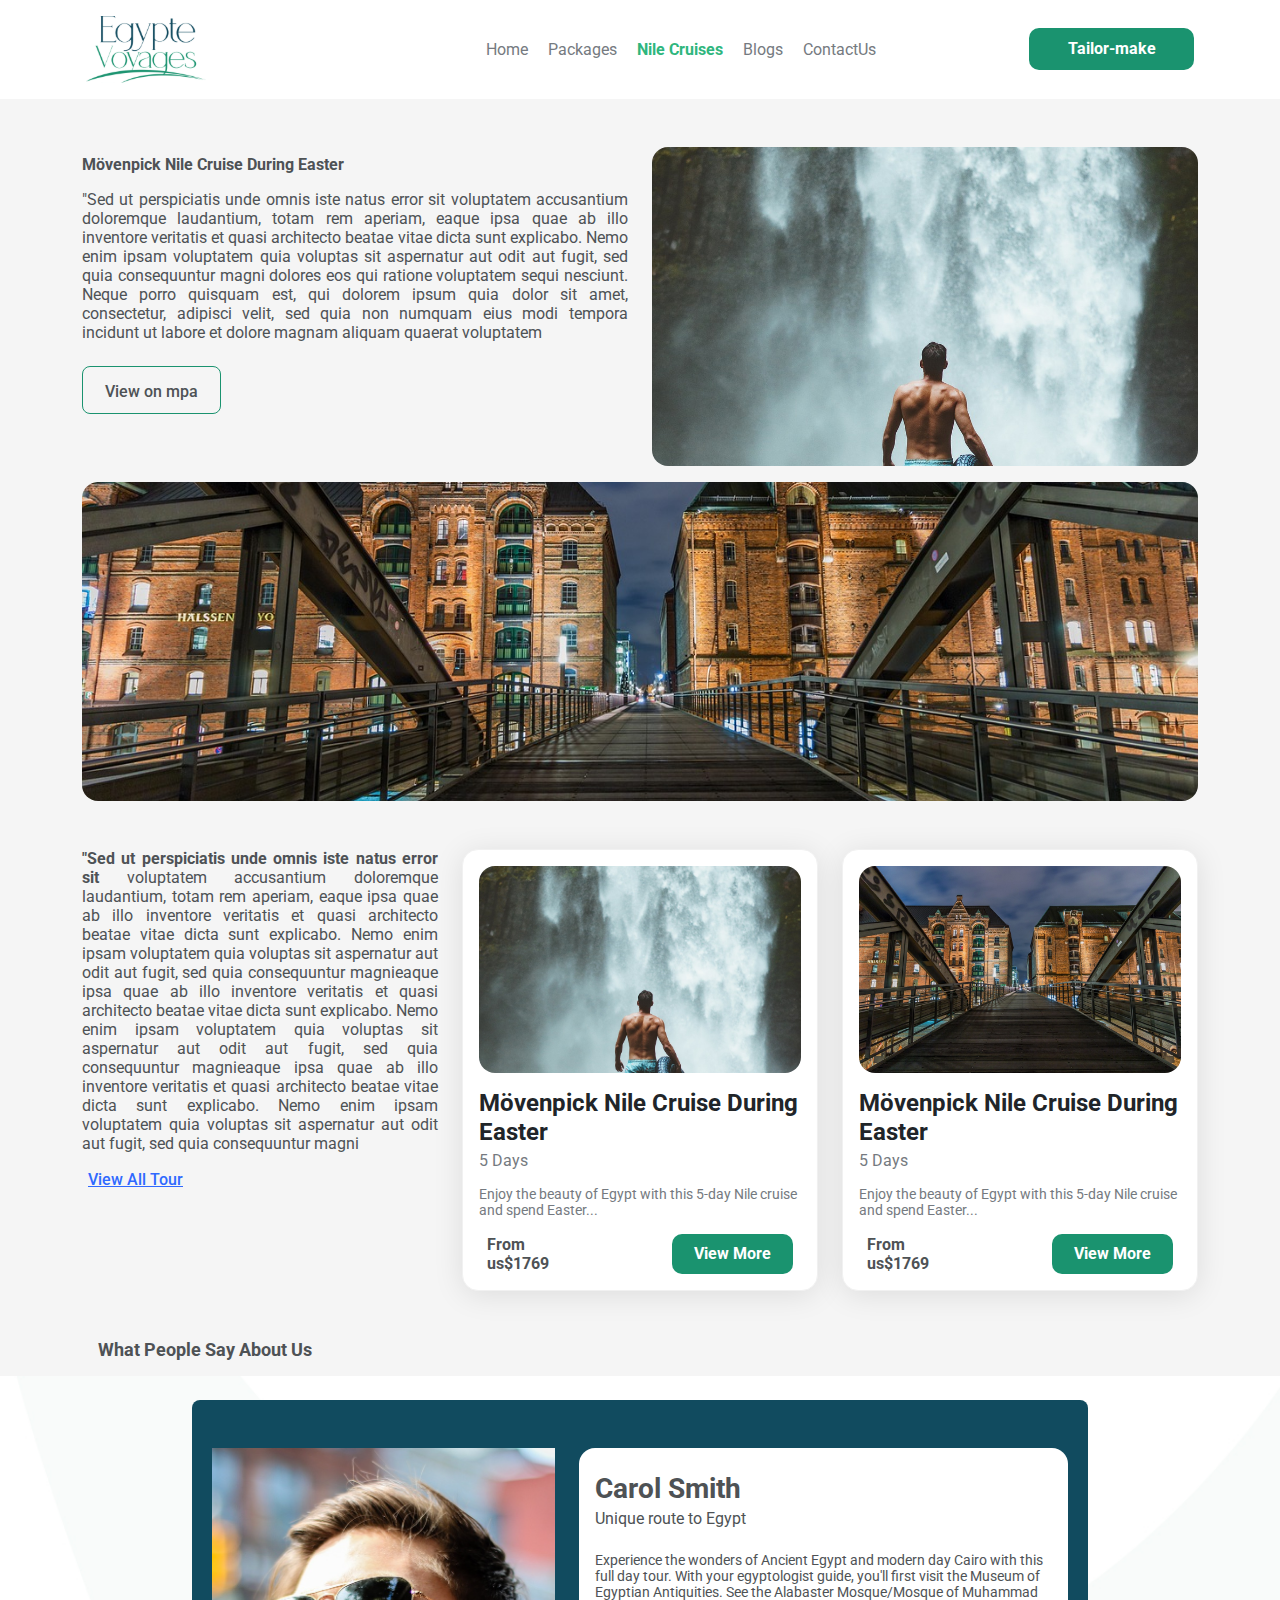
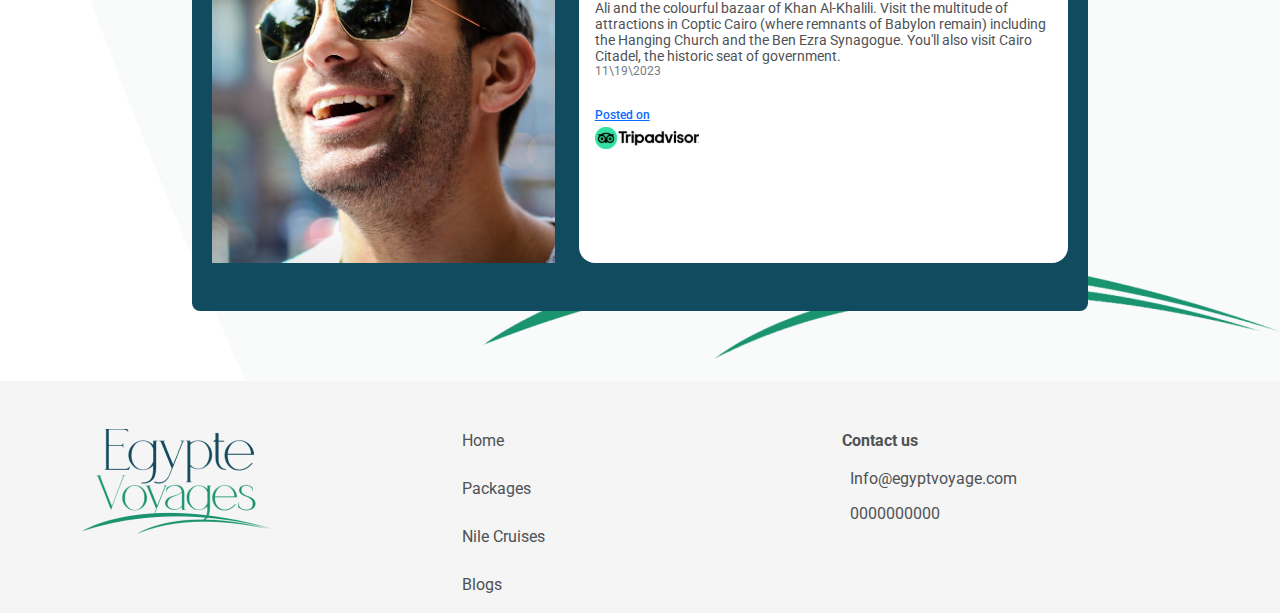
<file: TravelGuide.html>
<!DOCTYPE html>
<html lang="en">
  <head>
    <meta charset="UTF-8" />
    <meta http-equiv="X-UA-Compatible" content="IE=edge" />
    <meta name="viewport" content="width=device-width, initial-scale=1.0" />
    <link rel="stylesheet" href="styles/TravelGuide.css" type="text/css" />
    <link rel="stylesheet" href="styles/singleBlog.css" type="text/css" />
    <link rel="stylesheet" href="styles/main.css" type="text/css" />
    <link rel="stylesheet" href="styles/listPackage.css" type="text/css" />

    <link rel="stylesheet" href="styles/normalize.css" type="text/css" />
    <link rel="preconnect" href="https://fonts.googleapis.com" />
    <link rel="preconnect" href="https://fonts.gstatic.com" crossorigin />
    <link
      href="https://fonts.googleapis.com/css2?family=Roboto:ital,wght@0,100;0,300;0,400;0,500;0,700;0,900;1,100;1,300;1,400;1,500;1,700;1,900&display=swap"
      rel="stylesheet"
    />
    <link
      rel="stylesheet"
      href="styles/swiper-bundle.min.css"
      type="text/css"
    />
    <link
      rel="stylesheet"
      href="styles/swiper-bundle.min.css"
      type="text/css"
    />
    <link
      rel="stylesheet"
      href="https://cdnjs.cloudflare.com/ajax/libs/font-awesome/6.1.1/css/all.min.css"
      integrity="sha512-KfkfwYDsLkIlwQp6LFnl8zNdLGxu9YAA1QvwINks4PhcElQSvqcyVLLD9aMhXd13uQjoXtEKNosOWaZqXgel0g=="
      crossorigin="anonymous"
      referrerpolicy="no-referrer"
    />
    <link
      rel="stylesheet"
      href="https://cdn.jsdelivr.net/npm/swiper@9/swiper-bundle.min.css"
    />
    <link
      rel="stylesheet"
      href="https://cdnjs.cloudflare.com/ajax/libs/twitter-bootstrap/5.1.0/css/bootstrap.min.css"
    />
    <title>franch website</title>
  </head>
  <body>
    <div class="bg-white">
      <div class="container px-3 py-2">
        <nav class="nav_container py-2">
          <div class="row align-items-center">
            <!-- menue bar icon  -->
            <div class="col-2 d-block d-md-none">
              <div
                class="iconMneu d-flex justify-content-center align-items-center"
              >
                <div class="openIcon">
                  <i class="fa-solid fa-bars"></i>
                </div>
                <div class="closeIcon">
                  <i class="fa-solid fa-circle-xmark"></i>
                </div>
              </div>
            </div>
            <!-- image  -->
            <div class="imgae_logo col-5 col-md-3">
              <img src="assets/LogoColor.svg" alt="" />
            </div>
            <!-- links -->
            <ul class="links_container d-none d-md-flex col-md-7">
              <li class="">
                <a href=""> Home </a>
              </li>
              <li class="">
                <a href="listPackages.html"> Packages </a>
              </li>
              <li class="active">
                <a href="listCruises.html"> Nile Cruises </a>
              </li>
              <li class="">
                <a href="listBlog.html"> Blogs </a>
              </li>
              <li class="">
                <a href="contactUs.html"> ContactUs </a>
              </li>
            </ul>
            <!-- buttom inquery -->
            <div class="col-5 col-md-2">
              <div class="buttom_inquri">
                <button><a href="TailorMake.html">Tailor-make</a></button>
              </div>
            </div>
          </div>

          <!-- links menu -->
          <div class="col-12 menu_Bar d-flex flex-column mt-3 gap-3 d-md-none">
            <ul class="mb-0 linksMenu">
              <li class="border-bottom py-3"><a href="/"> Home</a></li>
              <li class="border-bottom py-3">
                <a href="listCrouse.html"> Página Principal</a>
              </li>
              <li class="border-bottom py-3">
                <a href="listTour.html"> Pacotes</a>
              </li>
              <li class="border-bottom py-3">
                <a href="aboutUs.html">Cruzeiros no Nilo </a>
              </li>
              <li class="border-bottom border-3 py-3">
                <a href="listBlog.html">Ofertas Imperdíveis</a>
              </li>
              <li class="border-bottom border-3 py-3">
                <a href="listBlog.html">Blog </a>
              </li>
            </ul>
          </div>
        </nav>
      </div>
    </div>
    <!-- single Blog layout   -->
    <div class="container mt-5">
      <div class="row gy-3">
        <div class="col-md-6">
          <div class="textBlog py-2">Mövenpick Nile Cruise During Easter</div>
          <div class="textBlogLight py-2">
            "Sed ut perspiciatis unde omnis iste natus error sit voluptatem
            accusantium doloremque laudantium, totam rem aperiam, eaque ipsa
            quae ab illo inventore veritatis et quasi architecto beatae vitae
            dicta sunt explicabo. Nemo enim ipsam voluptatem quia voluptas sit
            aspernatur aut odit aut fugit, sed quia consequuntur magni dolores
            eos qui ratione voluptatem sequi nesciunt. Neque porro quisquam est,
            qui dolorem ipsum quia dolor sit amet, consectetur, adipisci velit,
            sed quia non numquam eius modi tempora incidunt ut labore et dolore
            magnam aliquam quaerat voluptatem
          </div>
          <div class="d-flex align-items-center gap-4 py-3">
            <div class="mapButton py-2 px-3">
              <button>View on mpa</button>
              <i class="fa-regular fa-map"></i>
            </div>
            <div class="shearIcon">
              <i class="fa-solid fa-arrow-up-from-bracket"></i>
            </div>
          </div>
        </div>
        <div class="col-12 col-md-6">
          <div class="imgSingleBlog">
            <img src="assets/tourImage (4).jpg" alt="" />
          </div>
        </div>
        <div class="col-12">
          <div class="placeholderVideo">
            <div class="imgSingleBlog position-relative">
              <img src="assets/tourImage (1).jpg" alt="" />
              <div class="iconVideo position-absolute">
                <i class="fa-regular fa-circle-play"></i>
              </div>
            </div>
          </div>
          <div class="videoContainer">
            <iframe
              width="100%"
              height="447"
              src="https://www.youtube.com/embed/vgGz0mG7peQ"
              title="Arizona Day Trips Travel Guide 2023"
              frameborder="0"
              allow="accelerometer; autoplay; clipboard-write; encrypted-media; gyroscope; picture-in-picture; web-share"
              allowfullscreen
            ></iframe>
          </div>
        </div>
      </div>
    </div>
    <!-- related tour -->
    <div class="container mt-5">
      <div class="row">
        <div class="col-12 col-md-4">
          <div class="textBlogLight">
            <span class="textBlog"
              >"Sed ut perspiciatis unde omnis iste natus error sit</span
            >
            voluptatem accusantium doloremque laudantium, totam rem aperiam,
            eaque ipsa quae ab illo inventore veritatis et quasi architecto
            beatae vitae dicta sunt explicabo. Nemo enim ipsam voluptatem quia
            voluptas sit aspernatur aut odit aut fugit, sed quia consequuntur
            magnieaque ipsa quae ab illo inventore veritatis et quasi architecto
            beatae vitae dicta sunt explicabo. Nemo enim ipsam voluptatem quia
            voluptas sit aspernatur aut odit aut fugit, sed quia consequuntur
            magnieaque ipsa quae ab illo inventore veritatis et quasi architecto
            beatae vitae dicta sunt explicabo. Nemo enim ipsam voluptatem quia
            voluptas sit aspernatur aut odit aut fugit, sed quia consequuntur
            magni
          </div>
          <a href="listPackages.html">
            <div class="btnViewAll d-flex align-items-center gap-1 py-3">
              <button>View All Tour</button>
              <i class="fa-solid fa-arrow-right"></i>
            </div>
          </a>
        </div>
        <div class="col-12 col-md-8">
          <div class="row">
            <div class="col-12 col-md-6">
              <div class="cardTour p-3 d-flex flex-column gap-3">
                <div class="imgCardTour">
                  <img src="assets/tourImage (4).jpg" alt="" />
                </div>
                <!-- tile and duration -->
                <div class="d-flex flex-column gap-1">
                  <div class="titleTour">
                    <span>Mövenpick Nile Cruise During Easter</span>
                  </div>
                  <div class="duration">
                    <span>5 Days</span>
                  </div>
                </div>
                <!-- desc -->
                <div class="descCard">
                  Enjoy the beauty of Egypt with this 5-day Nile cruise and
                  spend Easter...
                </div>
                <!-- price -->
                <div
                  class="d-flex justify-content-between align-items-center px-2"
                >
                  <div class="price d-flex flex-column">
                    <span>From</span>
                    <span>us$1769</span>
                  </div>
                  <div class="btn-wiewMore py-2 px-3">
                    <button>View More</button>
                  </div>
                </div>
              </div>
            </div>
            <div class="col-12 col-md-6">
              <div class="cardTour p-3 d-flex flex-column gap-3">
                <div class="imgCardTour">
                  <img src="assets/tourImage (1).jpg" alt="" />
                </div>
                <!-- tile and duration -->
                <div class="d-flex flex-column gap-1">
                  <div class="titleTour">
                    <span>Mövenpick Nile Cruise During Easter</span>
                  </div>
                  <div class="duration">
                    <span>5 Days</span>
                  </div>
                </div>
                <!-- desc -->
                <div class="descCard">
                  Enjoy the beauty of Egypt with this 5-day Nile cruise and
                  spend Easter...
                </div>
                <!-- price -->
                <div
                  class="d-flex justify-content-between align-items-center px-2"
                >
                  <div class="price d-flex flex-column">
                    <span>From</span>
                    <span>us$1769</span>
                  </div>
                  <div class="btn-wiewMore py-2 px-3">
                    <button>View More</button>
                  </div>
                </div>
              </div>
            </div>
          </div>
        </div>
      </div>
    </div>
    <!-- reviews -->
    <div class="container mt-5" id="reviews">
      <div
        class="d-flex justify-content-between align-items-center px-3 headerSection"
      >
        <span>What People Say About Us</span>
        <div class=""></div>
      </div>
    </div>
    <div class="layoutReview mt-3">
      <div class="ReviewSection">
        <img
          src="assets/Rectangle 1.jpg"
          alt=""
          class="layout d-none d-md-block"
        />
        <img src="assets/Egypr 1.png" alt="" class="lines d-none d-md-block" />
        <div class="containerCardReview mt-md-4 py-4 px-2">
          <div class="swiper reviewSlier py-4">
            <div class="swiper-wrapper">
              <!-- card -->
              <div class="swiper-slide">
                <div class="row m-0">
                  <div class="col-3 col-md-5">
                    <div class="imageauthor">
                      <img src="assets/author (2).jpg" alt="" />
                    </div>
                  </div>
                  <div class="col-9 col-md-7">
                    <div class="cardReview px-3 py-4 d-flex flex-column gap-4">
                      <div class="d-flex justify-content-between">
                        <!-- title -->
                        <div class="titleReview d-flex flex-column gap-1">
                          <span>Carol Smith</span>
                          <p>Unique route to Egypt</p>
                        </div>
                        <!-- star -->
                        <div class="d-flex align-items-centera gap-1">
                          <i class="fa-solid fa-star"></i>
                          <i class="fa-solid fa-star"></i>
                          <i class="fa-solid fa-star"></i>
                          <i class="fa-solid fa-star"></i>
                          <i class="fa-solid fa-star"></i>
                        </div>
                      </div>
                      <div class="descReview d-flex flex-column">
                        <span
                          >Experience the wonders of Ancient Egypt and modern
                          day Cairo with this full day tour. With your
                          egyptologist guide, you'll first visit the Museum of
                          Egyptian Antiquities. See the Alabaster Mosque/Mosque
                          of Muhammad Ali and the colourful bazaar of Khan
                          Al-Khalili. Visit the multitude of attractions in
                          Coptic Cairo (where remnants of Babylon remain)
                          including the Hanging Church and the Ben Ezra
                          Synagogue. You'll also visit Cairo Citadel, the
                          historic seat of government.</span
                        >
                        <!-- created at  -->
                        <span>11\19\2023</span>
                      </div>
                      <div class="tripadvisor">
                        <span>Posted on</span>
                        <div class="imgTripadivisor">
                          <img src="assets/tripadvisor.svg" alt="" />
                        </div>
                      </div>
                    </div>
                  </div>
                </div>
              </div>
              <div class="swiper-slide">
                <div class="row m-0">
                  <div class="col-3 col-md-5">
                    <div class="imageauthor">
                      <img src="assets/author (1).jpg" alt="" />
                    </div>
                  </div>
                  <div class="col-9 col-md-7">
                    <div class="cardReview px-3 py-4 d-flex flex-column gap-4">
                      <div class="d-flex justify-content-between">
                        <!-- title -->
                        <div class="titleReview d-flex flex-column gap-1">
                          <span>Carol Smith</span>
                          <p>Unique route to Egypt</p>
                        </div>
                        <!-- star -->
                        <div class="d-flex align-items-centera gap-1">
                          <i class="fa-solid fa-star"></i>
                          <i class="fa-solid fa-star"></i>
                          <i class="fa-solid fa-star"></i>
                          <i class="fa-solid fa-star"></i>
                          <i class="fa-solid fa-star"></i>
                        </div>
                      </div>
                      <div class="descReview d-flex flex-column">
                        <span
                          >This is my second trip to Egypt and it was really
                          unique. It was definitely off the beaten track. We
                          really enjoyed the different sights we saw on this
                          tour! Highly recommend this trip.</span
                        >
                        <!-- created at  -->
                        <span>11\19\2023</span>
                      </div>
                      <div class="tripadvisor">
                        <span>Posted on</span>
                        <div class="imgTripadivisor">
                          <img src="assets/tripadvisor.svg" alt="" />
                        </div>
                      </div>
                    </div>
                  </div>
                </div>
              </div>
            </div>
          </div>
        </div>
      </div>
    </div>
    <!-- footer -->
    <div class="container mt-5">
      <div class="row">
        <div class="col-6 col-md-4">
          <div class="logFooter">
            <img src="assets/Logo.png" alt="" />
          </div>
        </div>
        <div class="col-6 col-md-4">
          <ul class="footerLinks d-flex flex-column gap-4">
            <li class="">
              <span>Home</span>
            </li>
            <li class="">
              <span>Packages</span>
            </li>
            <li class="">
              <span>Nile Cruises</span>
            </li>
            <li class="">
              <span>Blogs</span>
            </li>
          </ul>
        </div>
        <div class="col-12 col-md-4">
          <div class="contactUsFooter">
            <span class="header py-3">Contact us</span>
            <ul class="d-flex flex-column gap-3 mt-3">
              <li class="d-flex gap-2 align-items-center">
                <i class="fa-regular fa-envelope"></i>
                <span>Info@egyptvoyage.com</span>
              </li>
              <li class="d-flex gap-2 align-items-center">
                <i class="fa-solid fa-phone"></i>
                <span>0000000000</span>
              </li>
            </ul>
          </div>
        </div>
      </div>
    </div>

    <script src="js/swiper-bundle.min.js"></script>
    <script src="https://cdnjs.cloudflare.com/ajax/libs/popper.js/2.9.2/umd/popper.min.js"></script>
    <script src="https://cdnjs.cloudflare.com/ajax/libs/twitter-bootstrap/5.1.0/js/bootstrap.min.js"></script>
    <script src="js/TravelGuide.js"></script>
    <script src="js/singleTour.js"></script>
    <script src="js/listTour.js"></script>
    <script src="js/main.js"></script>
    <script src="js/homeSlider.js"></script>
  </body>
</html>
</file>
<file: styles/main.css>
/* nav bar */
body {
  background: #f5f5f5 !important;
  font-family: "Roboto", sans-serif !important;
}
ul {
  list-style: none;
  padding-left: 0 !important;
}
.links_container {
  list-style: none;
  display: flex;
  gap: 20px;
  padding-left: 0 !important;
  margin-bottom: 0;
  justify-content: center;
}
.bg-wight {
  background-color: #fff;
}
.links_container li {
  font-style: normal;
  font-weight: 400;
  font-size: 16px;
  line-height: 19px;
  color: #ffffff;
  text-transform: capitalize;
}
.links_container li:hover {
  color: #d3d3d3;
}

.links_container li.active {
  font-weight: 700;
}

.imgae_logo img {
  width: 100%;
  max-width: 120px;
  height: auto;
}

/* buttom */
.buttom_inquri {
  display: flex;
  flex-direction: row;
  justify-content: center;
  align-items: center;
  padding: 10px;
  gap: 10px;
  background: #1a936f;
  border-radius: 10px;
}
.buttom_inquri:hover {
  transform: scale(0.9);
  cursor: pointer;
}
.buttom_inquri button {
  font-style: normal;
  font-weight: 700;
  font-size: 16px;
  line-height: 20px;
  text-align: center;
  color: #ffffff;
}
.menu_bar {
  display: none;
}
.menu_container {
  display: none;
}
.fa-times {
  display: none;
}
.btn_inqure {
  display: flex;
  justify-content: center;
  align-items: center;
  padding: 8px 24px;
  width: 107px;
  height: 40px;
  background: #ffffff;
  border-radius: 5px;
}
.btn_inqure button {
  font-style: normal;
  font-weight: 700;
  font-size: 10px;
  line-height: 10px;
  color: #01a8c3;
}
/* landing pages */
.landingPage {
  background-image: url(../assets/headerImage.jpg);
  width: 100%;
  height: 300px;
  background-size: cover;
  background-position: center center;
}
.landingPage::before {
  position: absolute;
  content: "";
  top: 0;
  left: 0;
  width: 100%;
  height: 100%;
  background: linear-gradient(
    171.68deg,
    rgba(0, 0, 0, 0.4) 38.98%,
    rgba(0, 0, 0, 0) 93.62%
  );
  z-index: 0;
}
.headerContent {
  top: 50%;
  left: 50%;
  transform: translate(-50%, -50%);
  width: 57%;
}
.headerContent input {
  width: 90%;
  margin: 0 auto;
}
.headerContent span {
  font-style: normal;
  font-weight: 700;
  font-size: 40px;
  line-height: 40px;
  letter-spacing: 0.52em;
  color: #ffffff;
}
.headerContent p {
  font-weight: 400;
  font-size: 16px;
  line-height: 19px;
  text-align: center;
  color: #ffffff;
}
.btn-search {
  top: 50%;
  right: 0%;
  transform: translate(-50%, -50%);
  background: #1a936f;
  border-radius: 8px;
}
.btn-search button {
  font-style: normal;
  font-weight: 500;
  font-size: 16px;
  line-height: 19px;
  color: #ffffff;
}
.btn-search i {
  color: #ffffff;
}
.headerSection span {
  font-weight: 700;
  font-size: 18px;
  line-height: 21px;
  color: #4e5255;
}
.btn-seeMore {
  background: #ffffff;
  border: 2px solid #1a936f;
  border-radius: 8px;
}
.btn-seeMore button {
  font-weight: 500;
  font-size: 16px;
  line-height: 19px;
  color: #114b5f;
}
.btn-seeMore i {
  color: #114b5f;
}
/* section package */
.cardTour {
  background: #ffffff;
  border: 0.5px solid #f1f1f1;
  box-shadow: 0px 4px 30px rgba(0, 0, 0, 0.1),
    inset 0px 4px 20px rgba(255, 255, 255, 0.25);
  border-radius: 16px;
}
.cardTour .titleTour span {
  font-weight: 700;
  font-size: 24px;
  line-height: 28px;
}
.cardTour .duration {
  font-size: 16px;
  line-height: 19px;
  color: #757a80;
}
.cardTour .descCard {
  font-size: 14px;
  line-height: 16px;
  color: #757a80;
}
.cardTour .price span {
  font-weight: 700;
  font-size: 16px;
  line-height: 19px;
  color: #4e5255;
}
.cardTour .btn-wiewMore {
  background: #1a936f;
  border-radius: 10px;
}
.cardTour .btn-wiewMore button {
  font-weight: 700;
  font-size: 16px;
  line-height: 19px;
  color: #ffffff;
}
.imgCardTour img {
  max-width: 100%;
  width: 100%;
  height: 207px;
  object-fit: cover;
  border-radius: 16px;
}
/* tourguide */
.tourguideCard {
  background: #ffffff;
  border: 0.5px solid #f1f1f1;
  box-shadow: 0px 4px 30px rgba(0, 0, 0, 0.1),
    inset 0px 4px 20px rgba(255, 255, 255, 0.25);
  border-radius: 16px;
}
.imgTourGuide img {
  max-width: 100%;
  width: 100%;
  height: 170px;
  object-fit: cover;
  border-radius: 16px 16px 0px 0px;
}
.contentTourGuide .titleTourGuide span {
  font-weight: 700;
  font-size: 16px;
  line-height: 19px;
  color: #4e5255;
}
.contentTourGuide .btnGuide {
  background: #1a936f;
  border-radius: 8px;
}
.contentTourGuide .btnGuide i {
  color: #fff;
}
/* blog card */
.cardBlog {
  background: #ffffff;
  border: 0.5px solid #f1f1f1;
  box-shadow: 0px 4px 30px rgba(0, 0, 0, 0.1),
    inset 0px 4px 20px rgba(255, 255, 255, 0.25);
  border-radius: 16px;
}
.cardBlog .blogTitle {
  font-weight: 500;
  font-size: 24px;
  line-height: 28px;
  color: #4e5255;
}
.cardBlog .blogDesc {
  font-weight: 400;
  font-size: 14px;
  line-height: 16px;
  color: #4e5255;
}
.cardBlog .btnBlog {
  background: #1a936f;
  border: 0.5px solid #1a936f;
  border-radius: 8px;
}
.cardBlog button {
  font-weight: 500;
  font-size: 16px;
  line-height: 19px;
  color: #ffffff;
}
.cardBlog i {
  font-size: 16px;
  color: #ffffff;
}
.imgBlog img {
  max-width: 100%;
  width: 100%;
  height: 170px;
  object-fit: cover;
  border-radius: 16px;
}
/* card review */
.containerCardReview {
  background: #114b5f;
  border-radius: 8px;
}
.cardReview {
  background: #ffffff;
  border-radius: 16px;
}
.imageauthor img {
  max-width: 100%;
  width: 100%;
  height: 75px;
  object-fit: cover;
}
.cardReview .titleReview span:nth-of-type(1) {
  font-weight: 700;
  font-size: 18px;
  line-height: 21px;
  color: #4e5255;
}
.cardReview .titleReview p {
  font-weight: 400;
  font-size: 16px;
  line-height: 19px;
  color: #4e5255;
}
.cardReview i {
  color: #fcc40f;
  font-size: 12px;
}
.cardReview .descReview span:nth-of-type(1) {
  font-weight: 400;
  font-size: 14px;
  line-height: 16px;
  color: #4e5255;
}
.cardReview .descReview span:nth-of-type(2) {
  font-weight: 400;
  font-size: 12px;
  line-height: 14px;
  color: #757a80;
}
.cardReview .tripadvisor span {
  font-weight: 500;
  font-size: 12px;
  line-height: 14px;
  text-decoration-line: underline;
  color: #096bff;
}
/* why Us  */

.whyUsCard .iconWhyus {
  padding: 24px;
  background: #1a936f;
  border-radius: 50%;
}
.whyUsCard .iconWhyus i {
  color: #fff;
  font-size: 45px;
}
.whyUsCard .contentWhyUs {
  background: #fafafa;
}
.whyUsCard .contentWhyUs .desc {
  font-weight: 400;
  font-size: 14px;
  line-height: 20px;
  text-align: center;
  color: #114b5f;
}
/* let's talk */
.letsTalk {
  background: #fafafa;
  border: 0.5px solid #114b5f;
}
.letsTalk .headerLetsTalk {
  font-weight: 700;
  font-size: 24px;
  line-height: 28px;
  color: #114b5f;
}
.fromLetsTalk input {
  background: #ffffff;
  border: 1px solid #f1f1f1;
  border-radius: 8px;
}
.fromLetsTalk select {
  background: #ffffff;
  border: 1px solid #f1f1f1;
  border-radius: 8px;
}
.fromLetsTalk input::placeholder {
  font-weight: 400;
  font-size: 16px;
  line-height: 19px;
  color: #82888e;
}
.fromLetsTalk .btnForm {
  background: #1a936f;
  border-radius: 8px;
  width: fit-content;
}
.fromLetsTalk .btnForm button {
  font-weight: 500;
  font-size: 16px;
  line-height: 19px;
  color: #ffffff;
}
.footerLinks li span {
  font-weight: 400;
  font-size: 16px;
  line-height: 19px;
  color: #4e5255;
}
.contactUsFooter .header {
  font-weight: 700;
  font-size: 16px;
  line-height: 19px;
  color: #4e5255;
}
.contactUsFooter li i {
  color: #4e5255;
}
.contactUsFooter li span {
  font-weight: 400;
  font-size: 16px;
  line-height: 19px;
  /* identical to box height */

  /* 900 */

  color: #4e5255;
}
@media only screen and (max-width: 786px) {
  .splide__arrow {
    top: 107%;
  }
  .splide__arrow--prev {
    left: 12em;
  }
  .ADHeader_container {
    position: absolute;
    bottom: -88px;
    width: 100%;
    left: 0;
  }

  .IqueryAndPrice {
    display: flex;
    justify-content: space-between;
    align-items: center;
    flex-wrap: wrap;
    gap: 18px;
  }
  .AD-Header_content {
    font-style: normal;
    font-weight: 700;
    font-size: 25px;
    line-height: 5px;
    color: #ffffff;
    text-align: center;
    width: 100%;
  }
  .Start_From {
    font-style: normal;
    font-weight: 400;
    font-size: 15px;
    line-height: 21px;
    color: #ffffff;
    margin-right: 7px;
  }
  .btn_inqure {
    display: flex;
    justify-content: center;
    align-items: center;
    padding: 8px 24px;
    width: 140px;
    height: 40px;
    background: #ffffff;
    border-radius: 5px;
  }
  .btn_inqure button {
    font-style: normal;
    font-weight: 700;
    font-size: 15px;
    line-height: 14px;
    color: #01a8c3;
  }
  .imgae_logo img {
    width: 100%;
    max-width: 82px;
    height: auto;
  }
  .price_Number {
    font-style: normal;
    font-weight: 700;
    font-size: 18px;
    line-height: 30px;
    color: #ffffff;
  }

  .menu_bar {
    display: flex;
    justify-content: center;
    align-items: center;
    width: 22%;
    cursor: pointer;
    padding: 5px;
  }
  .menu_container {
    display: none;
    flex-direction: column;
    gap: 16px;
    justify-content: center;
    position: absolute;
    top: 53px;
    right: -196px;
    width: 156px;
    padding: 8px;
    border: 1px solid #dedede;
    opacity: 0;
    transition: ease-in-out 0.4s;
    z-index: 100;
  }
  .menu_container.show {
    display: flex;
    right: 0;
    opacity: 1;
    transition: ease-in-out 0.4s;
    z-index: 100;
    background-color: #fff;
  }
  .menu_container li {
    font-style: normal;
    font-weight: 400;
    font-size: 16px;
    line-height: 16px;
    text-decoration-line: underline;
    color: #3d3d3d;
    text-transform: capitalize;
    margin-left: 5px;
  }
  .menu_container li.active {
    font-weight: 700;
  }
  .menu_container li:hover {
    color: #3d3d3d8c;
  }
  .fa-bars.close {
    display: none;
  }
  .fa-times.show {
    display: block;
  }
  .iconMneu {
    cursor: pointer;
  }
  .iconMneu i {
    font-size: 29px;
    color: #fff;
    cursor: pointer;
    display: block;
  }
  .iconMneu i.active {
    font-size: 29px;
    color: #3d3d3d;
    cursor: pointer;
    display: none;
  }
  .iconMneu img {
    width: 41px;
    display: none;
  }
  .iconMneu img.active {
    width: 41px;
    display: block;
  }
  .linksMenu li {
    font-size: 17px;
    font-weight: 600;
    color: #1e1e1e;
    transition: ease-in-out 0.3s;
  }
  .menu_Bar {
    overflow: hidden;
    max-height: 0;
  }
  .menu_Bar.active {
    -webkit-transition: max-height 1s;
    -moz-transition: max-height 1s;
    -ms-transition: max-height 1s;
    -o-transition: max-height 1s;
    transition: max-height 1s;
    overflow: hidden;
    max-height: 350px;
    background-color: #fff;
    z-index: 2000;
    position: relative;
  }
  .headerContent {
    width: 100%;
  }
  .openIcon.active {
    display: none;
  }
  .closeIcon {
    display: none;
  }
  .closeIcon.active {
    display: block;
  }
}
@media only screen and (min-width: 786px) {
  .landingPage {
    height: 595px;
  }
  .headerContent span {
    font-weight: 700;
    font-size: 70px;
    line-height: 70px;
  }
  .headerContent p {
    font-weight: 400;
    font-size: 18px;
    line-height: 21px;
  }
  .imageauthor img {
    height: 415px;
  }
  .cardReview {
    height: 415px;
  }
  .containerCardReview {
    width: 70%;
    margin: 0 auto;
    /* z-index: 1; */
    position: relative;
    margin-bottom: 70px;
  }
  .ReviewSection {
    background: #fff;
    position: relative;
    overflow: hidden;
  }
  .ReviewSection .layout {
    position: absolute;
    bottom: 0;
    right: 0;
    height: 100%;
    width: 100%;
  }
  .ReviewSection .lines {
    position: absolute;
    bottom: 0;
    right: 0;
    height: auto;
    width: auto;
  }
  .cardReview .titleReview span:nth-of-type(1) {
    font-weight: 700;
    font-size: 28px;
    line-height: 33px;
  }
  .letsTalk {
    width: 50%;
    margin: 0 auto;
  }
}
</file>
<file: styles/contactUs.css>
.contactUsImg {
  background: #114b5f;
  backdrop-filter: blur(2px);
  border-radius: 16px;
  position: relative;
}
.contactUsImg img {
  max-width: 100%;
  width: 100%;
  height: 339px;
  object-fit: cover;
  backdrop-filter: blur(2px);
  border-radius: 16px;
  transform: translate(20px, 20px);
}
.contactUsImg::before {
  position: absolute;
  content: "";
  top: 0;
  left: 0;
  width: 100%;
  height: 100%;
  background: linear-gradient(
    156.76deg,
    rgba(0, 0, 0, 0.2) 11.57%,
    rgba(0, 0, 0, 0) 98.09%
  );
  transform: translate(20px, 20px);
  border-radius: 16px;
  z-index: 2;
}
@media only screen and (min-width: 786px) {
  .contactUsImg img {
    max-width: 100%;
    width: 100%;
    height: 539px;
    backdrop-filter: blur(2px);
    border-radius: 16px;
    transform: translate(20px, 20px);
  }
}
</file>
<file: styles/listPackage.css>
.links_container li {
  color: #757a80;
}
.links_container li.active {
  color: #2eb67d;
}
.iconMneu i {
  color: #114b5f;
}
.headerList {
  background-image: url(../assets/headerList.jpg);
  width: 100%;
  height: 200px;
  background-position: top center;
  background-size: cover;
}
.headerListContent {
  top: 50%;
  left: 20%;
  transform: translate(-50%, -50%);
}
.headerListContent span {
  font-weight: 700;
  font-size: 24px;
  line-height: 28px;
  color: #ffffff;
}
.yourState {
  background: #ffffff;
  border-radius: 40px 40px 0px 0px;
  margin-top: -49px;
  z-index: 20;
  position: relative;
}
.yourState p {
  font-weight: 700;
  font-size: 16px;
  line-height: 19px;
  color: #4e5255;
}
.yourState .btnYourState {
  background: #114b5f;
  border-radius: 8px;
  width: 214px;
}
.yourState .btnYourState button {
  font-weight: 400;
  font-size: 16px;
  line-height: 19px;
  color: #ffffff;
}
.yourState .btnYourState i {
  color: #ffffff;
}
.sortbox {
  position: absolute;
  left: 50%;
  transform: translate(-50%, 100%);
  bottom: 0;
  width: 85%;
}
.sortbox {
  overflow: hidden;
  max-height: 0;
}
.sortbox.active {
  -webkit-transition: max-height 1s;
  -moz-transition: max-height 1s;
  -ms-transition: max-height 1s;
  -o-transition: max-height 1s;
  transition: max-height 1s;
  overflow: hidden;
  max-height: 319px;
}
.sortbox ul {
}
.sortbox li {
  background: #f1f1f1;
  border-bottom: 1px solid #ffffff;
  cursor: pointer;
  transition: background-color ease-in 0.4;
}
.gridMode i {
  font-size: 35px;
  cursor: pointer;
}
.listMode i {
  color: #3d3d3d;
  font-size: 28px;
  cursor: pointer;
}
.gridMode.active i {
  color: #2eb67d;
}
.listMode.active i {
  color: #2eb67d;
}
.packageContainer.show {
  width: 70%;
  margin: 0 auto;
}
@media only screen and (min-width: 786px) {
  .headerList {
    height: 423px;
  }
  .headerListContent {
    left: 11%;
  }
  .headerListContent span {
    font-weight: 700;
    font-size: 38px;
    line-height: 45px;
  }
  .sortbox li:hover {
    background: #70939f;
  }
}
</file>
<file: styles/singleBlog.css>
.imgSingleBlog img {
  max-width: 100%;
  width: 100%;
  height: 243px;
  border-radius: 16px;
  object-fit: cover;
}
.textBlog {
  font-weight: 700;
  font-size: 16px;
  line-height: 19px;
  color: #4e5255;
}
.textBlogLight {
  font-weight: 400;
  font-size: 16px;
  line-height: 19px;
  text-align: justify;
  color: #4e5255;
}
.textBlogMain {
  font-weight: 700;
  font-size: 26px;
  line-height: 30px;
  color: #4e5255;
}
.btnViewAll button {
  font-weight: 500;
  font-size: 16px;
  line-height: 19px;
  text-align: justify;
  text-decoration-line: underline;
  color: #2f69ff;
}
.btnViewAll i {
  color: #2f69ff;
}
@media only screen and (min-width: 786px) {
  .imgSingleBlog img {
    max-width: 100%;
    width: 100%;
    height: 319px;
    border-radius: 16px;
    object-fit: cover;
  }
}
</file>
<file: styles/tailorMake.css>
.headerTailor_make {
  background-image: url(../assets/tailorMake.jpg);
  width: 100%;
  height: 290px;
  background-position: center center;
  background-size: cover;
  overflow: hidden;
}
.headerTailor_make .h_tailorMake {
  position: absolute;
  top: 50%;
  left: 50%;
  transform: translate(-50%, -50%);
  width: 100%;
}
.headerTailor_make .h_tailorMake p {
  font-weight: 700;
  font-size: 24px;
  line-height: 28px;
  text-align: center;
  color: #ffffff;
  text-shadow: 0px 4px 50px rgba(255, 255, 255, 0.1),
    4px 4px 20px rgba(0, 0, 0, 0.25);
  text-transform: capitalize;
}
.headerTailor_make .lauoutWhite {
  position: absolute;
  bottom: -52px;
  left: 0;
  width: 100%;
  height: 100px;
  background: #f5f5f5;
  border-radius: 100%;
  /* position: absolute;
    bottom: -105px;
    left: 0;
    width: 100%;
    height: 200px;
    background-color: #ffffff;
    border-radius: 100% 101% 51% 49% / 100% 100% 0% 0%; */
}
.headerTailor_make .h_tailorMake p span:nth-of-type(1) {
  text-transform: uppercase;
  color: #2eb67d;
  font-size: 30px;
}
.headerTailor_make::before {
  position: absolute;
  content: "";
  top: 0;
  left: 0;
  width: 100%;
  height: 100%;
  background: linear-gradient(
    180deg,
    rgba(0, 0, 0, 0.2) 0%,
    rgba(0, 0, 0, 0) 111.89%
  );
}
.fromSteps {
  margin-top: 30px;
}
.accordion-item {
  border-radius: 8px !important;
}

.accordion-button {
  font-weight: 700 !important;
  font-size: 16px !important;
  line-height: 19px !important;
  text-align: justify !important;
  color: #ffffff !important;
  background: #114b5f !important;
}
.accordion-item.stepFrom .accordion-button::after {
  background-image: url(../assets/whiteArrow.svg) !important;
}
.accordion-button:not(.collapsed)::after {
  transform: rotate(90deg) !important;
}
.fromStepOne .headerFrom span {
  font-weight: 700;
  font-size: 24px;
  line-height: 28px;
  color: #114b5f;
}
.inputFlight {
  display: none !important;
}
.inputFlight.show {
  display: block !important;
}
.fromStep label {
  font-weight: 700;
  font-size: 16px;
  line-height: 19px;
  color: #4e5255;
}
.fromStep input {
  background: #ffffff;
  border: 1px solid #f1f1f1;
  border-radius: 8px;
}
.fromStep input::placeholder {
  font-weight: 400;
  font-size: 16px;
  line-height: 19px;
  color: #82888e;
}
@media only screen and (min-width: 786px) {
  .fromSteps {
    width: 60%;
    margin: 0 auto;
  }
  .btnformTailorMake {
    width: 60%;
    margin: 0 auto;
  }
}
</file>
<file: styles/singelTour.css>
.tapsContainer {
  overflow-x: scroll;
}
.tapsContainer li span {
  font-weight: 400;
  font-size: 16px;
  line-height: 19px;
  color: #757a80;
  text-transform: capitalize;
}
.tapsContainer li.active {
  border-left: 5px solid #1a936f;
}
.tapsContainer::-webkit-scrollbar {
  display: none;
}
.tapsContainer {
  -ms-overflow-style: none;
}
.overview .header.main {
  font-weight: 700;
  font-size: 18px;
  line-height: 21px;
  color: #4e5255;
}
.overview .header {
  font-weight: 700;
  font-size: 16px;
  line-height: 19px;
  color: #4e5255;
}
.overview .overviewList {
  list-style: disc !important;
  padding-left: 20px !important;
}
.overview .overviewList li p {
  font-weight: 400;
  font-size: 16px;
  line-height: 19px;
  text-align: justify;
  color: #4e5255;
}
.mapButton {
  border: 0.5px solid #1a936f;
  border-radius: 8px;
}
.mapButton button {
  font-weight: 500;
  font-size: 16px;
  line-height: 19px;
  color: #4e5255;
}
.mapButton i {
  font-size: 20px;
  color: #3d3d3d;
}
.shearIcon i {
  font-size: 20px;
  color: #3d3d3d;
}
.singleTourPrice {
  font-weight: 400;
  font-size: 18px;
  line-height: 21px;
  color: #4e5255;
}
.singleTourPrice span {
  font-weight: bold;
  font-size: 30px;
  line-height: 21px;
  color: #1a936f;
}
.fromInquery {
  background: #ffffff;
  border: 0.5px solid #70939f;
  box-shadow: 0px 5px 20px rgba(0, 0, 0, 0.05);
  border-radius: 8px;
}
.fromInquery .headerFrom {
  font-weight: 700;
  font-size: 24px;
  line-height: 28px;
  color: #114b5f;
}
.fromInquery label {
  font-weight: 700;
  font-size: 16px;
  line-height: 19px;
  color: #4e5255;
}
.fromInquery input {
  background: #ffffff;
  border: 1px solid #f1f1f1;
  border-radius: 8px;
}
.fromInquery input::placeholder {
  font-weight: 400;
  font-size: 16px;
  line-height: 19px;
  color: #82888e;
}
.form-select-lg {
  font-weight: 400;
  font-size: 16px !important;
  line-height: 19px;
  color: #82888e !important;
}
.drobdownCounter input {
  background-color: transparent !important;
  text-align: center;
  border: 0;
}
.btnSendForm {
  background: #1a936f;
  border-radius: 8px;
}
.btnSendForm button {
  font-weight: 700;
  font-size: 16px;
  line-height: 19px;
  color: #ffffff;
}
.btnSendForm i {
  color: #ffffff;
}
.boxIncluded {
  background: #ffffff;
  border: 1px solid #d8d8d8;
  box-shadow: 2px 2px 20px rgba(0, 0, 0, 0.05);
  border-radius: 30px;
}
.boxIncluded span:nth-of-type(1) {
  font-weight: 700;
  font-size: 16px;
  line-height: 19px;
  color: #3d3d3d;
}
.boxIncluded li p {
  font-weight: 400;
  font-size: 16px;
  line-height: 18px;
  letter-spacing: -0.02em;
  color: #3d3d3d;
}
.boxIncluded li i {
  color: #1a936f;
}
.boxExIncluded {
  background: #ffffff;
  border: 1px solid #d8d8d8;
  box-shadow: 2px 2px 20px rgba(0, 0, 0, 0.05);
  border-radius: 30px;
}
.boxExIncluded span:nth-of-type(1) {
  font-weight: 700;
  font-size: 16px;
  line-height: 19px;
  color: #3d3d3d;
}
.boxExIncluded li p {
  font-weight: 400;
  font-size: 16px;
  line-height: 18px;
  letter-spacing: -0.02em;
  color: #3d3d3d;
}
.boxExIncluded li i {
  color: #114b5f;
}
.headerItinerary .header {
  font-weight: 700;
  font-size: 26px;
  line-height: 30px;
  color: #4e5255;
}
.headerItinerary .download span {
  font-weight: 500;
  font-size: 16px;
  line-height: 19px;
  text-decoration-line: underline;
  color: #2f69ff;
}
.headerItinerary .download i {
  color: #2f69ff;
}
.accordion-item.itinerary {
  border-width: 0px 2px 2px 0px !important;
  border-style: solid !important;
  border-color: #114b5f !important;
  border-radius: 8px !important;
}
.accordion-button.itineraryheader {
  background: #fafafa;

  box-shadow: none !important;
}
.accordion-button.itineraryheader p {
  font-weight: 400;
  font-size: 16px;
  line-height: 19px;
  text-align: justify;
  color: #4e5255;
}
.accordion-button.itineraryheader p span {
  font-weight: 700;
}
.accordion-button::after {
  background-image: url(../assets/arrow.svg) !important;
}
.accordion-button:not(.collapsed)::after {
  transform: rotate(90deg) !important;
}
.accordion-body.itineraryheaderDesc .desc {
  font-weight: 700;
  font-size: 16px;
  line-height: 19px;
  text-align: justify;
  color: #4e5255;
}
.accordion-body.itineraryheaderDesc .descLight {
  font-weight: 400;
  font-size: 18px;
  line-height: 21px;
  color: #4e5255;
}
.accordion-body.itineraryheaderDesc i {
  color: #1a936f;
}
.gallerySection {
  background: #114b5f;
  padding: 49px 10px;
}
.imgGallery {
  height: 100%;
}
.imgGallery img {
  max-width: 100%;
  width: 100%;
  height: 100%;
  object-fit: cover;
  border-radius: 16px;
}
.gallerSlider {
  width: 240px;
  height: 320px;
}
.swiper-slide.swiper-slide-next {
  /* display: none !important; */
}
.splide__slide {
  transition: transform 0.2s ease-in-out;
}
.splide__slide.is-visible.is-active {
  transform: scale(1.1);
  /* Increase the scale of the active slide */
  z-index: 1; /* Ensure the active slide appears on top */
}
.splide__slide.is-next {
  z-index: 0;
  transform: rotate(15deg) scale(0.9) translateX(-47px); /* Ensure the active slide appears on top */
}
.splide__slide.is-prev {
  z-index: 0;
  transform: rotate(-15deg) scale(0.9) translateX(47px); /* Ensure the active slide appears on top */
}
.splide__arrow {
  top: 109% !important;
}
.splide__arrow i {
  color: #fff;
  border: 1px solid #fff;
  border-radius: 50%;
  padding: 9px;
}
button.splide__arrow.splide__arrow--next {
  right: 45%;
}
button.splide__arrow.splide__arrow--prev {
  left: 45%;
}
@media only screen and (min-width: 786px) {
  .gallerSlider {
    width: 457.14px;
    height: 565.27px;
  }
}
</file>
<file: styles/thankyou.css>
.thankYouContainer {
  background: #ffffff;
  border: 1px solid #70939f;
  box-shadow: 12px 12px 30px rgba(0, 0, 0, 0.15);
  border-radius: 30px;
}

.thankYouContainer .messageThank span {
  font-weight: 700;
  font-size: 27px;
  line-height: 38px;
  color: #4e5255;
}
.descThank p {
  text-align: center;
  font-weight: 400;
  font-size: 18px;
  line-height: 28px;
  color: #4e5255;
}
.descThank p .email {
  font-weight: 700;
}
.thankLinks span {
  font-weight: 400;
  font-size: 18px;
  line-height: 28px;
  text-decoration-line: underline;
  color: #0249ff;
}
.thankLinks i {
  color: #0249ff;
  font-size: 20px;
  font-size: 20px;
}
@media only screen and (min-width: 786px) {
  .thankYouContainer {
    width: 70%;
    margin: 0 auto;
  }
  .thankYouContainer .messageThank span {
    font-weight: 700;
    font-size: 32px;
    line-height: 38px;
    color: #4e5255;
  }
  .descThank p {
    text-align: center;
    font-weight: 400;
    font-size: 24px;
    line-height: 28px;
    color: #4e5255;
  }
  .descThank p .email {
    font-weight: 700;
  }
  .thankLinks span {
    font-weight: 400;
    font-size: 24px;
    line-height: 28px;
    text-decoration-line: underline;
    color: #0249ff;
  }
  .thankLinks i {
    color: #0249ff;
    font-size: 20px;
    font-size: 20px;
  }
}
</file>
<file: styles/TravelGuide.css>
.mapButton {
  border: 0.5px solid #1a936f;
  border-radius: 8px;
}
.mapButton button {
  font-weight: 500;
  font-size: 16px;
  line-height: 19px;
  color: #4e5255;
}
.mapButton i {
  font-size: 20px;
  color: #3d3d3d;
}
.iconVideo {
  top: 50%;
  left: 50%;
  transform: translate(-50%, -50%);
  color: #fff;
  cursor: pointer;
  font-size: 65px;
}
.placeholderVideo.active {
  display: none;
}
.videoContainer {
  display: none;
}
.videoContainer.active {
  display: block;
}
</file>
